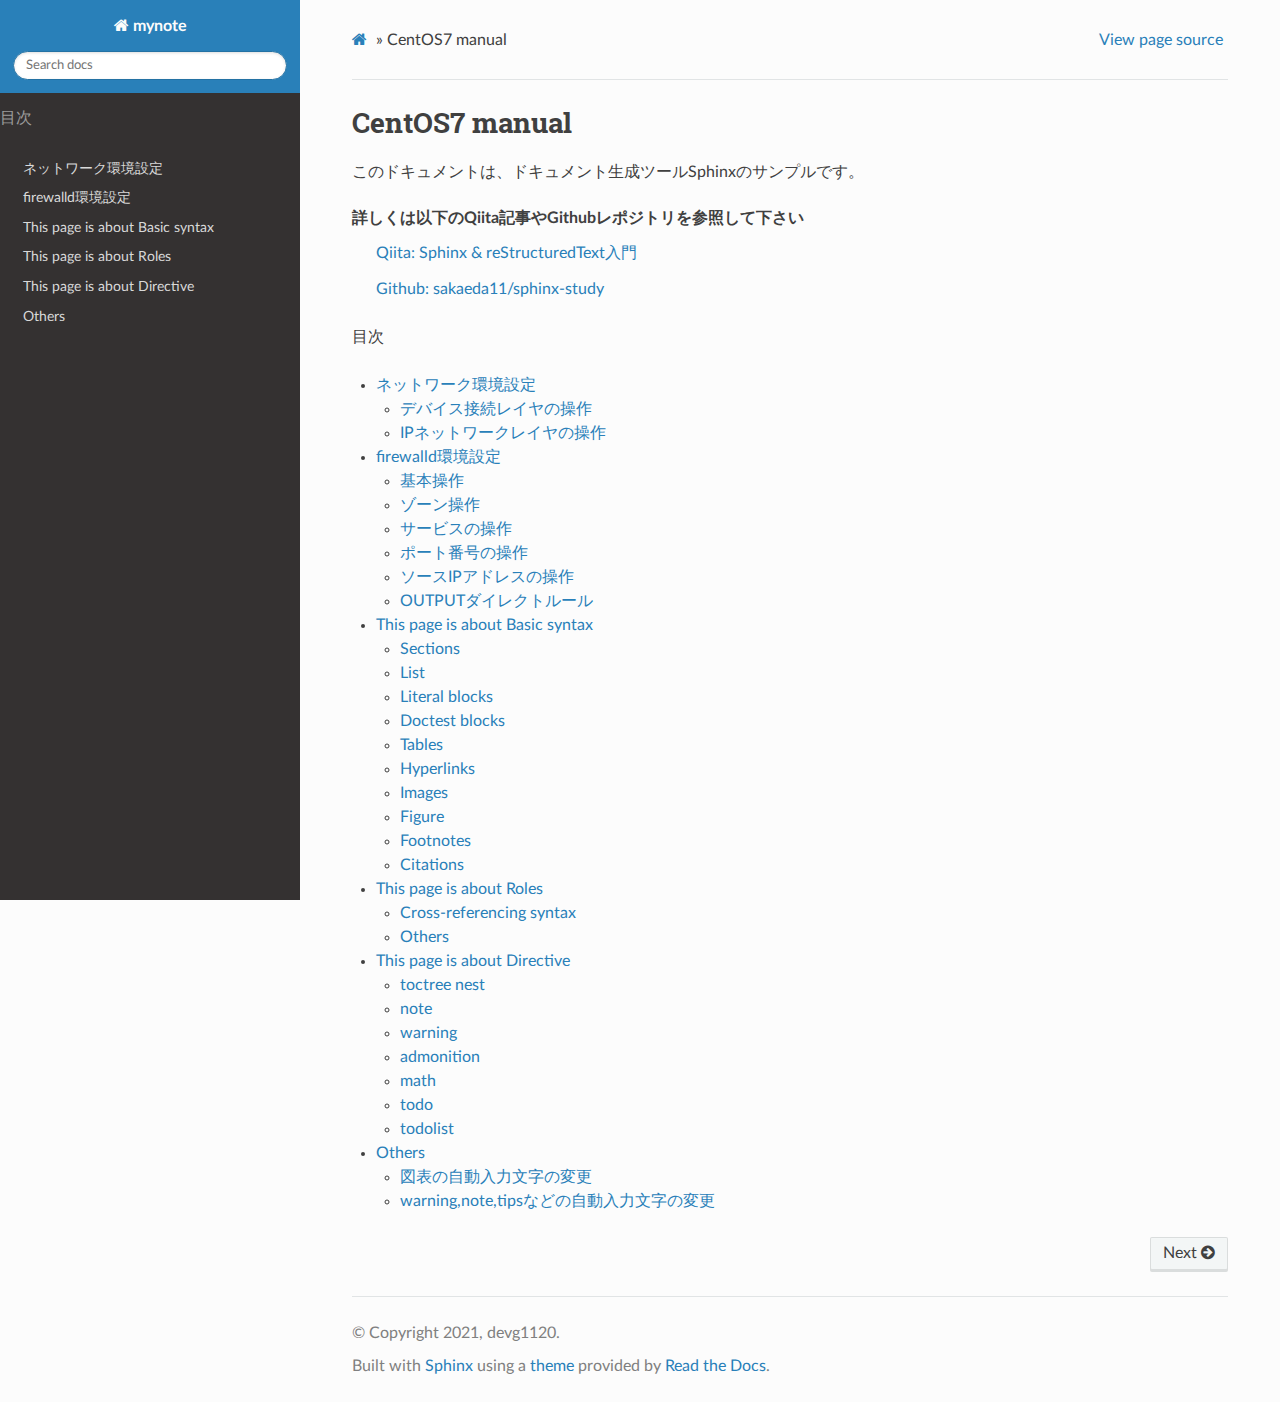
<file: docs/index.html>
<!DOCTYPE html>
<html class="writer-html5" lang="en" >
<head>
  <meta charset="utf-8" />
  <meta name="generator" content="Docutils 0.17: http://docutils.sourceforge.net/" />

  <meta name="viewport" content="width=device-width, initial-scale=1.0" />
  
  <title>CentOS7 manual &mdash; mynote  documentation</title>
  

  
  <link rel="stylesheet" href="_static/css/my_theme.css" type="text/css" />
  <link rel="stylesheet" href="_static/pygments.css" type="text/css" />

  
  

  
  

  

  
  <!--[if lt IE 9]>
    <script src="_static/js/html5shiv.min.js"></script>
  <![endif]-->
  
    
      <script type="text/javascript" id="documentation_options" data-url_root="./" src="_static/documentation_options.js"></script>
        <script src="_static/jquery.js"></script>
        <script src="_static/underscore.js"></script>
        <script src="_static/doctools.js"></script>
    
    <script type="text/javascript" src="_static/js/theme.js"></script>

    
    <link rel="index" title="Index" href="genindex.html" />
    <link rel="search" title="Search" href="search.html" />
    <link rel="next" title="ネットワーク環境設定" href="_1.chapter/network.html" /> 
</head>

<body class="wy-body-for-nav">

   
  <div class="wy-grid-for-nav">
    
    <nav data-toggle="wy-nav-shift" class="wy-nav-side">
      <div class="wy-side-scroll">
        <div class="wy-side-nav-search" >
          

          
            <a href="#" class="icon icon-home"> mynote
          

          
          </a>

          
            
            
          

          
<div role="search">
  <form id="rtd-search-form" class="wy-form" action="search.html" method="get">
    <input type="text" name="q" placeholder="Search docs" />
    <input type="hidden" name="check_keywords" value="yes" />
    <input type="hidden" name="area" value="default" />
  </form>
</div>

          
        </div>

        
        <div class="wy-menu wy-menu-vertical" data-spy="affix" role="navigation" aria-label="main navigation">
          
            
            
              
            
            
              <p><span class="caption-text">目次</span></p>
<ul>
<li class="toctree-l1"><a class="reference internal" href="_1.chapter/network.html">ネットワーク環境設定</a></li>
<li class="toctree-l1"><a class="reference internal" href="_2.chapter/firewalld.html">firewalld環境設定</a></li>
<li class="toctree-l1"><a class="reference internal" href="1.chapter/basic_syntax.html">This page is about Basic syntax</a></li>
<li class="toctree-l1"><a class="reference internal" href="1.chapter/roles.html">This page is about Roles</a></li>
<li class="toctree-l1"><a class="reference internal" href="2.chapter/directive.html">This page is about Directive</a></li>
<li class="toctree-l1"><a class="reference internal" href="3.chapter/others.html">Others</a></li>
</ul>

            
          
        </div>
        
      </div>
    </nav>

    <section data-toggle="wy-nav-shift" class="wy-nav-content-wrap">

      
      <nav class="wy-nav-top" aria-label="top navigation">
        
          <i data-toggle="wy-nav-top" class="fa fa-bars"></i>
          <a href="#">mynote</a>
        
      </nav>


      <div class="wy-nav-content">
        
        <div class="rst-content">
        
          

















<div role="navigation" aria-label="breadcrumbs navigation">

  <ul class="wy-breadcrumbs">
    
      <li><a href="#" class="icon icon-home"></a> &raquo;</li>
        
      <li>CentOS7 manual</li>
    
    
      <li class="wy-breadcrumbs-aside">
        
          
            <a href="_sources/index.rst.txt" rel="nofollow"> View page source</a>
          
        
      </li>
    
  </ul>

  
  <hr/>
</div>
          <div role="main" class="document" itemscope="itemscope" itemtype="http://schema.org/Article">
           <div itemprop="articleBody">
            
  <section id="centos7-manual">
<h1>CentOS7 manual<a class="headerlink" href="#centos7-manual" title="Permalink to this headline">¶</a></h1>
<p>このドキュメントは、ドキュメント生成ツールSphinxのサンプルです。</p>
<ul class="simple">
<li><dl class="simple">
<dt>詳しくは以下のQiita記事やGithubレポジトリを参照して下さい</dt><dd><ul>
<li><p><a class="reference external" href="https://qiita.com/sakaeda11/items/29b96daa58498656e9b5">Qiita: Sphinx &amp; reStructuredText入門</a></p></li>
<li><p><a class="reference external" href="https://github.com/sakaeda11/sphinx-study">Github: sakaeda11/sphinx-study</a></p></li>
</ul>
</dd>
</dl>
</li>
</ul>
<div class="toctree-wrapper compound">
<p><span class="caption-text">目次</span></p>
<ul>
<li class="toctree-l1"><a class="reference internal" href="_1.chapter/network.html">ネットワーク環境設定</a><ul>
<li class="toctree-l2"><a class="reference internal" href="_1.chapter/network.html#id2">デバイス接続レイヤの操作</a></li>
<li class="toctree-l2"><a class="reference internal" href="_1.chapter/network.html#id9">IPネットワークレイヤの操作</a></li>
</ul>
</li>
<li class="toctree-l1"><a class="reference internal" href="_2.chapter/firewalld.html">firewalld環境設定</a><ul>
<li class="toctree-l2"><a class="reference internal" href="_2.chapter/firewalld.html#id1">基本操作</a></li>
<li class="toctree-l2"><a class="reference internal" href="_2.chapter/firewalld.html#id4">ゾーン操作</a></li>
<li class="toctree-l2"><a class="reference internal" href="_2.chapter/firewalld.html#id11">サービスの操作</a></li>
<li class="toctree-l2"><a class="reference internal" href="_2.chapter/firewalld.html#id19">ポート番号の操作</a></li>
<li class="toctree-l2"><a class="reference internal" href="_2.chapter/firewalld.html#ip">ソースIPアドレスの操作</a></li>
<li class="toctree-l2"><a class="reference internal" href="_2.chapter/firewalld.html#output">OUTPUTダイレクトルール</a></li>
</ul>
</li>
<li class="toctree-l1"><a class="reference internal" href="1.chapter/basic_syntax.html">This page is about Basic syntax</a><ul>
<li class="toctree-l2"><a class="reference internal" href="1.chapter/basic_syntax.html#sections">Sections</a></li>
<li class="toctree-l2"><a class="reference internal" href="1.chapter/basic_syntax.html#list">List</a></li>
<li class="toctree-l2"><a class="reference internal" href="1.chapter/basic_syntax.html#literal-blocks">Literal blocks</a></li>
<li class="toctree-l2"><a class="reference internal" href="1.chapter/basic_syntax.html#doctest-blocks">Doctest blocks</a></li>
<li class="toctree-l2"><a class="reference internal" href="1.chapter/basic_syntax.html#tables">Tables</a></li>
<li class="toctree-l2"><a class="reference internal" href="1.chapter/basic_syntax.html#hyperlinks">Hyperlinks</a></li>
<li class="toctree-l2"><a class="reference internal" href="1.chapter/basic_syntax.html#images">Images</a></li>
<li class="toctree-l2"><a class="reference internal" href="1.chapter/basic_syntax.html#figure">Figure</a></li>
<li class="toctree-l2"><a class="reference internal" href="1.chapter/basic_syntax.html#footnotes">Footnotes</a></li>
<li class="toctree-l2"><a class="reference internal" href="1.chapter/basic_syntax.html#citations">Citations</a></li>
</ul>
</li>
<li class="toctree-l1"><a class="reference internal" href="1.chapter/roles.html">This page is about Roles</a><ul>
<li class="toctree-l2"><a class="reference internal" href="1.chapter/roles.html#cross-referencing-syntax">Cross-referencing syntax</a></li>
<li class="toctree-l2"><a class="reference internal" href="1.chapter/roles.html#others">Others</a></li>
</ul>
</li>
<li class="toctree-l1"><a class="reference internal" href="2.chapter/directive.html">This page is about Directive</a><ul>
<li class="toctree-l2"><a class="reference internal" href="2.chapter/directive.html#toctree-nest">toctree nest</a></li>
<li class="toctree-l2"><a class="reference internal" href="2.chapter/directive.html#note">note</a></li>
<li class="toctree-l2"><a class="reference internal" href="2.chapter/directive.html#warning">warning</a></li>
<li class="toctree-l2"><a class="reference internal" href="2.chapter/directive.html#admonition">admonition</a></li>
<li class="toctree-l2"><a class="reference internal" href="2.chapter/directive.html#math">math</a></li>
<li class="toctree-l2"><a class="reference internal" href="2.chapter/directive.html#todo">todo</a></li>
<li class="toctree-l2"><a class="reference internal" href="2.chapter/directive.html#todolist">todolist</a></li>
</ul>
</li>
<li class="toctree-l1"><a class="reference internal" href="3.chapter/others.html">Others</a><ul>
<li class="toctree-l2"><a class="reference internal" href="3.chapter/others.html#id1">図表の自動入力文字の変更</a></li>
<li class="toctree-l2"><a class="reference internal" href="3.chapter/others.html#warning-note-tips">warning,note,tipsなどの自動入力文字の変更</a></li>
</ul>
</li>
</ul>
</div>
</section>


           </div>
           
          </div>
          <footer>
    <div class="rst-footer-buttons" role="navigation" aria-label="footer navigation">
        <a href="_1.chapter/network.html" class="btn btn-neutral float-right" title="ネットワーク環境設定" accesskey="n" rel="next">Next <span class="fa fa-arrow-circle-right" aria-hidden="true"></span></a>
    </div>

  <hr/>

  <div role="contentinfo">
    <p>
        &#169; Copyright 2021, devg1120.

    </p>
  </div>
    
    
    
    Built with <a href="https://www.sphinx-doc.org/">Sphinx</a> using a
    
    <a href="https://github.com/readthedocs/sphinx_rtd_theme">theme</a>
    
    provided by <a href="https://readthedocs.org">Read the Docs</a>. 

</footer>
        </div>
      </div>

    </section>

  </div>
  

  <script type="text/javascript">
      jQuery(function () {
          SphinxRtdTheme.Navigation.enable(true);
      });
  </script>

  
  
    
   

</body>
</html>
</file>
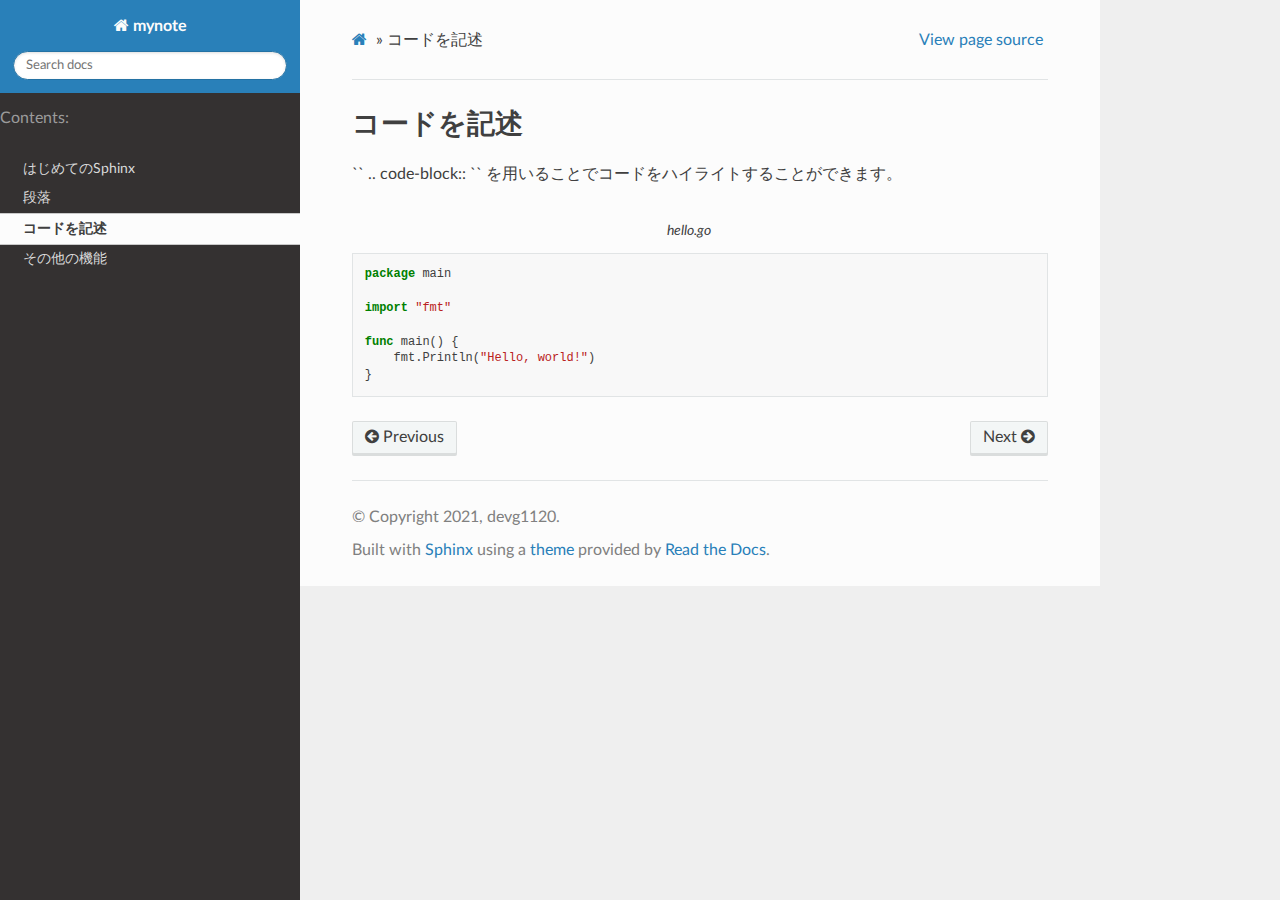
<file: docs/code.html>
<!DOCTYPE html>
<html class="writer-html5" lang="en" >
<head>
  <meta charset="utf-8" />
  <meta name="generator" content="Docutils 0.17: http://docutils.sourceforge.net/" />

  <meta name="viewport" content="width=device-width, initial-scale=1.0" />
  
  <title>コードを記述 &mdash; mynote  documentation</title>
  

  
  <link rel="stylesheet" href="_static/css/theme.css" type="text/css" />
  <link rel="stylesheet" href="_static/pygments.css" type="text/css" />

  
  

  
  

  

  
  <!--[if lt IE 9]>
    <script src="_static/js/html5shiv.min.js"></script>
  <![endif]-->
  
    
      <script type="text/javascript" id="documentation_options" data-url_root="./" src="_static/documentation_options.js"></script>
        <script src="_static/jquery.js"></script>
        <script src="_static/underscore.js"></script>
        <script src="_static/doctools.js"></script>
    
    <script type="text/javascript" src="_static/js/theme.js"></script>

    
    <link rel="index" title="Index" href="genindex.html" />
    <link rel="search" title="Search" href="search.html" />
    <link rel="next" title="その他の機能" href="other.html" />
    <link rel="prev" title="段落" href="hierarchy.html" /> 
</head>

<body class="wy-body-for-nav">

   
  <div class="wy-grid-for-nav">
    
    <nav data-toggle="wy-nav-shift" class="wy-nav-side">
      <div class="wy-side-scroll">
        <div class="wy-side-nav-search" >
          

          
            <a href="index.html" class="icon icon-home"> mynote
          

          
          </a>

          
            
            
          

          
<div role="search">
  <form id="rtd-search-form" class="wy-form" action="search.html" method="get">
    <input type="text" name="q" placeholder="Search docs" />
    <input type="hidden" name="check_keywords" value="yes" />
    <input type="hidden" name="area" value="default" />
  </form>
</div>

          
        </div>

        
        <div class="wy-menu wy-menu-vertical" data-spy="affix" role="navigation" aria-label="main navigation">
          
            
            
              
            
            
              <p><span class="caption-text">Contents:</span></p>
<ul class="current">
<li class="toctree-l1"><a class="reference internal" href="hello.html">はじめてのSphinx</a></li>
<li class="toctree-l1"><a class="reference internal" href="hierarchy.html">段落</a></li>
<li class="toctree-l1 current"><a class="current reference internal" href="#">コードを記述</a></li>
<li class="toctree-l1"><a class="reference internal" href="other.html">その他の機能</a></li>
</ul>

            
          
        </div>
        
      </div>
    </nav>

    <section data-toggle="wy-nav-shift" class="wy-nav-content-wrap">

      
      <nav class="wy-nav-top" aria-label="top navigation">
        
          <i data-toggle="wy-nav-top" class="fa fa-bars"></i>
          <a href="index.html">mynote</a>
        
      </nav>


      <div class="wy-nav-content">
        
        <div class="rst-content">
        
          

















<div role="navigation" aria-label="breadcrumbs navigation">

  <ul class="wy-breadcrumbs">
    
      <li><a href="index.html" class="icon icon-home"></a> &raquo;</li>
        
      <li>コードを記述</li>
    
    
      <li class="wy-breadcrumbs-aside">
        
          
            <a href="_sources/code.rst.txt" rel="nofollow"> View page source</a>
          
        
      </li>
    
  </ul>

  
  <hr/>
</div>
          <div role="main" class="document" itemscope="itemscope" itemtype="http://schema.org/Article">
           <div itemprop="articleBody">
            
  <section id="id1">
<h1>コードを記述<a class="headerlink" href="#id1" title="Permalink to this headline">¶</a></h1>
<p>`` .. code-block:: `` を用いることでコードをハイライトすることができます。</p>
<div class="literal-block-wrapper docutils container" id="id2">
<div class="code-block-caption"><span class="caption-text">hello.go</span><a class="headerlink" href="#id2" title="Permalink to this code">¶</a></div>
<div class="highlight-go notranslate"><div class="highlight"><pre><span></span><span class="kn">package</span> <span class="nx">main</span>

<span class="kn">import</span> <span class="s">&quot;fmt&quot;</span>

<span class="kd">func</span> <span class="nx">main</span><span class="p">()</span> <span class="p">{</span>
    <span class="nx">fmt</span><span class="p">.</span><span class="nx">Println</span><span class="p">(</span><span class="s">&quot;Hello, world!&quot;</span><span class="p">)</span>
<span class="p">}</span>
</pre></div>
</div>
</div>
</section>


           </div>
           
          </div>
          <footer>
    <div class="rst-footer-buttons" role="navigation" aria-label="footer navigation">
        <a href="other.html" class="btn btn-neutral float-right" title="その他の機能" accesskey="n" rel="next">Next <span class="fa fa-arrow-circle-right" aria-hidden="true"></span></a>
        <a href="hierarchy.html" class="btn btn-neutral float-left" title="段落" accesskey="p" rel="prev"><span class="fa fa-arrow-circle-left" aria-hidden="true"></span> Previous</a>
    </div>

  <hr/>

  <div role="contentinfo">
    <p>
        &#169; Copyright 2021, devg1120.

    </p>
  </div>
    
    
    
    Built with <a href="https://www.sphinx-doc.org/">Sphinx</a> using a
    
    <a href="https://github.com/readthedocs/sphinx_rtd_theme">theme</a>
    
    provided by <a href="https://readthedocs.org">Read the Docs</a>. 

</footer>
        </div>
      </div>

    </section>

  </div>
  

  <script type="text/javascript">
      jQuery(function () {
          SphinxRtdTheme.Navigation.enable(true);
      });
  </script>

  
  
    
   

</body>
</html>
</file>
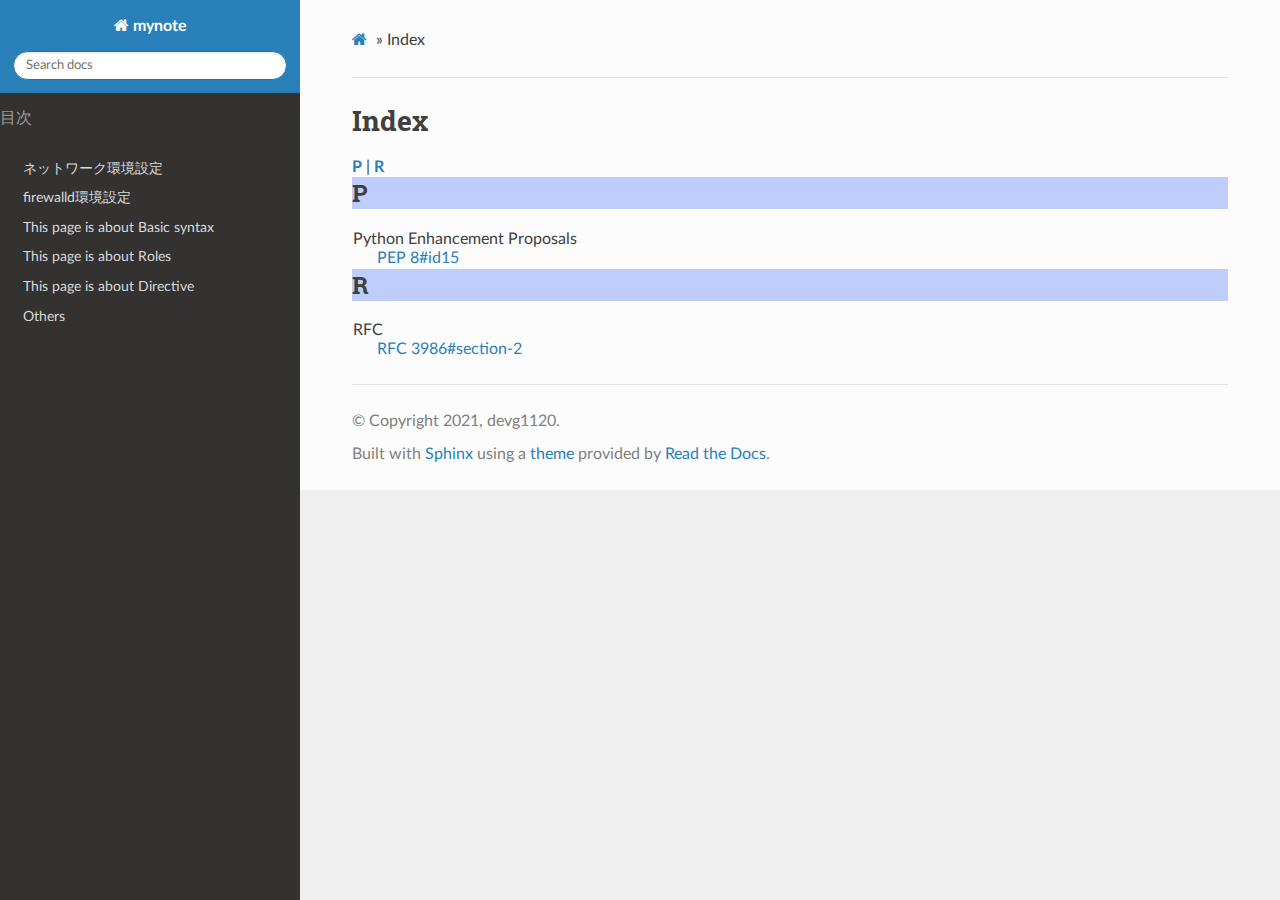
<file: docs/genindex.html>
<!DOCTYPE html>
<html class="writer-html5" lang="en" >
<head>
  <meta charset="utf-8" />
  
  <meta name="viewport" content="width=device-width, initial-scale=1.0" />
  
  <title>Index &mdash; mynote  documentation</title>
  

  
  <link rel="stylesheet" href="_static/css/my_theme.css" type="text/css" />
  <link rel="stylesheet" href="_static/pygments.css" type="text/css" />

  
  

  
  

  

  
  <!--[if lt IE 9]>
    <script src="_static/js/html5shiv.min.js"></script>
  <![endif]-->
  
    
      <script type="text/javascript" id="documentation_options" data-url_root="./" src="_static/documentation_options.js"></script>
        <script src="_static/jquery.js"></script>
        <script src="_static/underscore.js"></script>
        <script src="_static/doctools.js"></script>
    
    <script type="text/javascript" src="_static/js/theme.js"></script>

    
    <link rel="index" title="Index" href="#" />
    <link rel="search" title="Search" href="search.html" /> 
</head>

<body class="wy-body-for-nav">

   
  <div class="wy-grid-for-nav">
    
    <nav data-toggle="wy-nav-shift" class="wy-nav-side">
      <div class="wy-side-scroll">
        <div class="wy-side-nav-search" >
          

          
            <a href="index.html" class="icon icon-home"> mynote
          

          
          </a>

          
            
            
          

          
<div role="search">
  <form id="rtd-search-form" class="wy-form" action="search.html" method="get">
    <input type="text" name="q" placeholder="Search docs" />
    <input type="hidden" name="check_keywords" value="yes" />
    <input type="hidden" name="area" value="default" />
  </form>
</div>

          
        </div>

        
        <div class="wy-menu wy-menu-vertical" data-spy="affix" role="navigation" aria-label="main navigation">
          
            
            
              
            
            
              <p><span class="caption-text">目次</span></p>
<ul>
<li class="toctree-l1"><a class="reference internal" href="_1.chapter/network.html">ネットワーク環境設定</a></li>
<li class="toctree-l1"><a class="reference internal" href="_2.chapter/firewalld.html">firewalld環境設定</a></li>
<li class="toctree-l1"><a class="reference internal" href="1.chapter/basic_syntax.html">This page is about Basic syntax</a></li>
<li class="toctree-l1"><a class="reference internal" href="1.chapter/roles.html">This page is about Roles</a></li>
<li class="toctree-l1"><a class="reference internal" href="2.chapter/directive.html">This page is about Directive</a></li>
<li class="toctree-l1"><a class="reference internal" href="3.chapter/others.html">Others</a></li>
</ul>

            
          
        </div>
        
      </div>
    </nav>

    <section data-toggle="wy-nav-shift" class="wy-nav-content-wrap">

      
      <nav class="wy-nav-top" aria-label="top navigation">
        
          <i data-toggle="wy-nav-top" class="fa fa-bars"></i>
          <a href="index.html">mynote</a>
        
      </nav>


      <div class="wy-nav-content">
        
        <div class="rst-content">
        
          

















<div role="navigation" aria-label="breadcrumbs navigation">

  <ul class="wy-breadcrumbs">
    
      <li><a href="index.html" class="icon icon-home"></a> &raquo;</li>
        
      <li>Index</li>
    
    
      <li class="wy-breadcrumbs-aside">
        
          
        
      </li>
    
  </ul>

  
  <hr/>
</div>
          <div role="main" class="document" itemscope="itemscope" itemtype="http://schema.org/Article">
           <div itemprop="articleBody">
            

<h1 id="index">Index</h1>

<div class="genindex-jumpbox">
 <a href="#P"><strong>P</strong></a>
 | <a href="#R"><strong>R</strong></a>
 
</div>
<h2 id="P">P</h2>
<table style="width: 100%" class="indextable genindextable"><tr>
  <td style="width: 33%; vertical-align: top;"><ul>
      <li>
    Python Enhancement Proposals

      <ul>
        <li><a href="1.chapter/roles.html#index-0">PEP 8#id15</a>
</li>
      </ul></li>
  </ul></td>
</tr></table>

<h2 id="R">R</h2>
<table style="width: 100%" class="indextable genindextable"><tr>
  <td style="width: 33%; vertical-align: top;"><ul>
      <li>
    RFC

      <ul>
        <li><a href="1.chapter/roles.html#index-1">RFC 3986#section-2</a>
</li>
      </ul></li>
  </ul></td>
</tr></table>



           </div>
           
          </div>
          <footer>

  <hr/>

  <div role="contentinfo">
    <p>
        &#169; Copyright 2021, devg1120.

    </p>
  </div>
    
    
    
    Built with <a href="https://www.sphinx-doc.org/">Sphinx</a> using a
    
    <a href="https://github.com/readthedocs/sphinx_rtd_theme">theme</a>
    
    provided by <a href="https://readthedocs.org">Read the Docs</a>. 

</footer>
        </div>
      </div>

    </section>

  </div>
  

  <script type="text/javascript">
      jQuery(function () {
          SphinxRtdTheme.Navigation.enable(true);
      });
  </script>

  
  
    
   

</body>
</html>
</file>
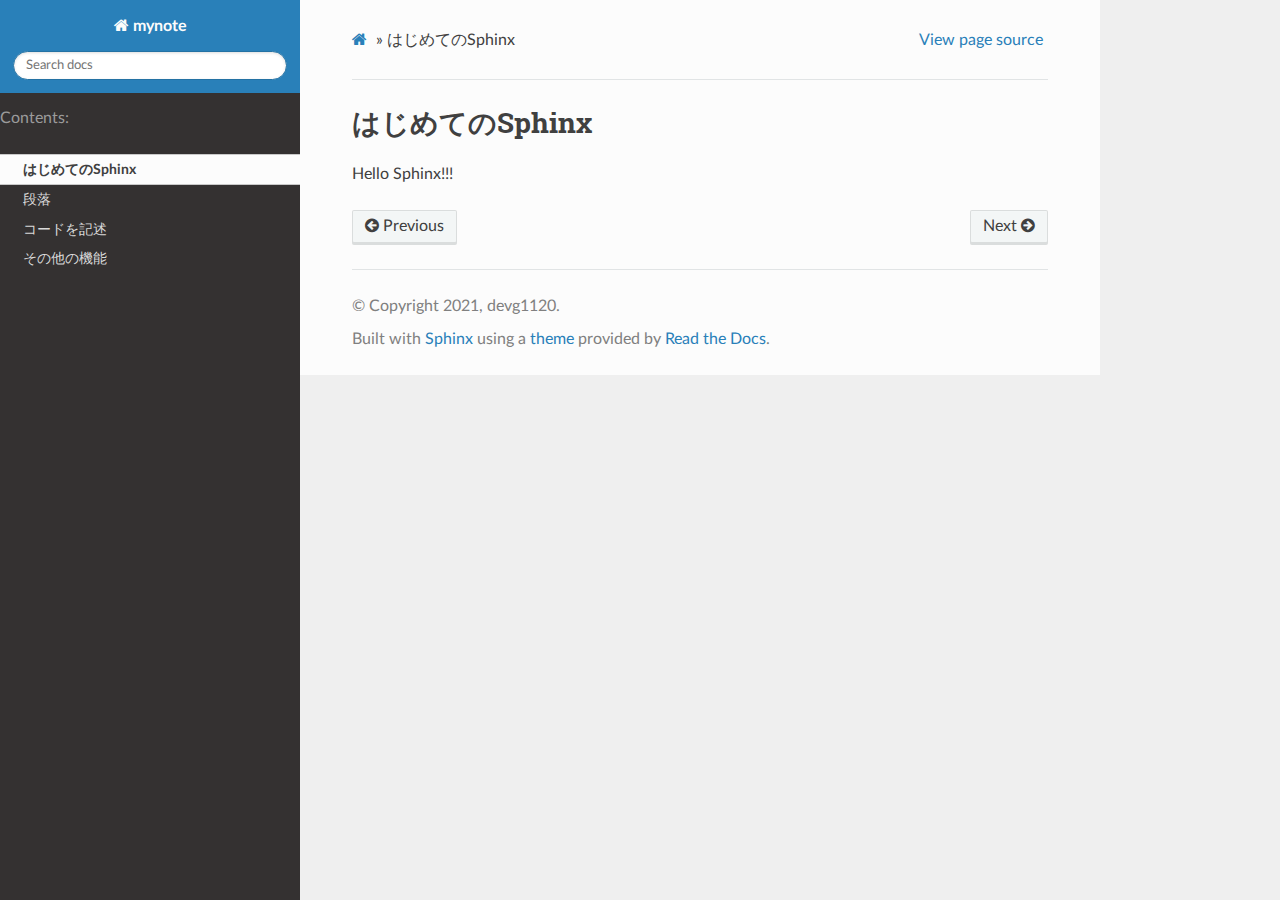
<file: docs/hello.html>
<!DOCTYPE html>
<html class="writer-html5" lang="en" >
<head>
  <meta charset="utf-8" />
  <meta name="generator" content="Docutils 0.17: http://docutils.sourceforge.net/" />

  <meta name="viewport" content="width=device-width, initial-scale=1.0" />
  
  <title>はじめてのSphinx &mdash; mynote  documentation</title>
  

  
  <link rel="stylesheet" href="_static/css/theme.css" type="text/css" />
  <link rel="stylesheet" href="_static/pygments.css" type="text/css" />

  
  

  
  

  

  
  <!--[if lt IE 9]>
    <script src="_static/js/html5shiv.min.js"></script>
  <![endif]-->
  
    
      <script type="text/javascript" id="documentation_options" data-url_root="./" src="_static/documentation_options.js"></script>
        <script src="_static/jquery.js"></script>
        <script src="_static/underscore.js"></script>
        <script src="_static/doctools.js"></script>
    
    <script type="text/javascript" src="_static/js/theme.js"></script>

    
    <link rel="index" title="Index" href="genindex.html" />
    <link rel="search" title="Search" href="search.html" />
    <link rel="next" title="段落" href="hierarchy.html" />
    <link rel="prev" title="Welcome to mynote’s documentation!" href="index.html" /> 
</head>

<body class="wy-body-for-nav">

   
  <div class="wy-grid-for-nav">
    
    <nav data-toggle="wy-nav-shift" class="wy-nav-side">
      <div class="wy-side-scroll">
        <div class="wy-side-nav-search" >
          

          
            <a href="index.html" class="icon icon-home"> mynote
          

          
          </a>

          
            
            
          

          
<div role="search">
  <form id="rtd-search-form" class="wy-form" action="search.html" method="get">
    <input type="text" name="q" placeholder="Search docs" />
    <input type="hidden" name="check_keywords" value="yes" />
    <input type="hidden" name="area" value="default" />
  </form>
</div>

          
        </div>

        
        <div class="wy-menu wy-menu-vertical" data-spy="affix" role="navigation" aria-label="main navigation">
          
            
            
              
            
            
              <p><span class="caption-text">Contents:</span></p>
<ul class="current">
<li class="toctree-l1 current"><a class="current reference internal" href="#">はじめてのSphinx</a></li>
<li class="toctree-l1"><a class="reference internal" href="hierarchy.html">段落</a></li>
<li class="toctree-l1"><a class="reference internal" href="code.html">コードを記述</a></li>
<li class="toctree-l1"><a class="reference internal" href="other.html">その他の機能</a></li>
</ul>

            
          
        </div>
        
      </div>
    </nav>

    <section data-toggle="wy-nav-shift" class="wy-nav-content-wrap">

      
      <nav class="wy-nav-top" aria-label="top navigation">
        
          <i data-toggle="wy-nav-top" class="fa fa-bars"></i>
          <a href="index.html">mynote</a>
        
      </nav>


      <div class="wy-nav-content">
        
        <div class="rst-content">
        
          

















<div role="navigation" aria-label="breadcrumbs navigation">

  <ul class="wy-breadcrumbs">
    
      <li><a href="index.html" class="icon icon-home"></a> &raquo;</li>
        
      <li>はじめてのSphinx</li>
    
    
      <li class="wy-breadcrumbs-aside">
        
          
            <a href="_sources/hello.rst.txt" rel="nofollow"> View page source</a>
          
        
      </li>
    
  </ul>

  
  <hr/>
</div>
          <div role="main" class="document" itemscope="itemscope" itemtype="http://schema.org/Article">
           <div itemprop="articleBody">
            
  <section id="sphinx">
<h1>はじめてのSphinx<a class="headerlink" href="#sphinx" title="Permalink to this headline">¶</a></h1>
<p>Hello Sphinx!!!</p>
</section>


           </div>
           
          </div>
          <footer>
    <div class="rst-footer-buttons" role="navigation" aria-label="footer navigation">
        <a href="hierarchy.html" class="btn btn-neutral float-right" title="段落" accesskey="n" rel="next">Next <span class="fa fa-arrow-circle-right" aria-hidden="true"></span></a>
        <a href="index.html" class="btn btn-neutral float-left" title="Welcome to mynote’s documentation!" accesskey="p" rel="prev"><span class="fa fa-arrow-circle-left" aria-hidden="true"></span> Previous</a>
    </div>

  <hr/>

  <div role="contentinfo">
    <p>
        &#169; Copyright 2021, devg1120.

    </p>
  </div>
    
    
    
    Built with <a href="https://www.sphinx-doc.org/">Sphinx</a> using a
    
    <a href="https://github.com/readthedocs/sphinx_rtd_theme">theme</a>
    
    provided by <a href="https://readthedocs.org">Read the Docs</a>. 

</footer>
        </div>
      </div>

    </section>

  </div>
  

  <script type="text/javascript">
      jQuery(function () {
          SphinxRtdTheme.Navigation.enable(true);
      });
  </script>

  
  
    
   

</body>
</html>
</file>
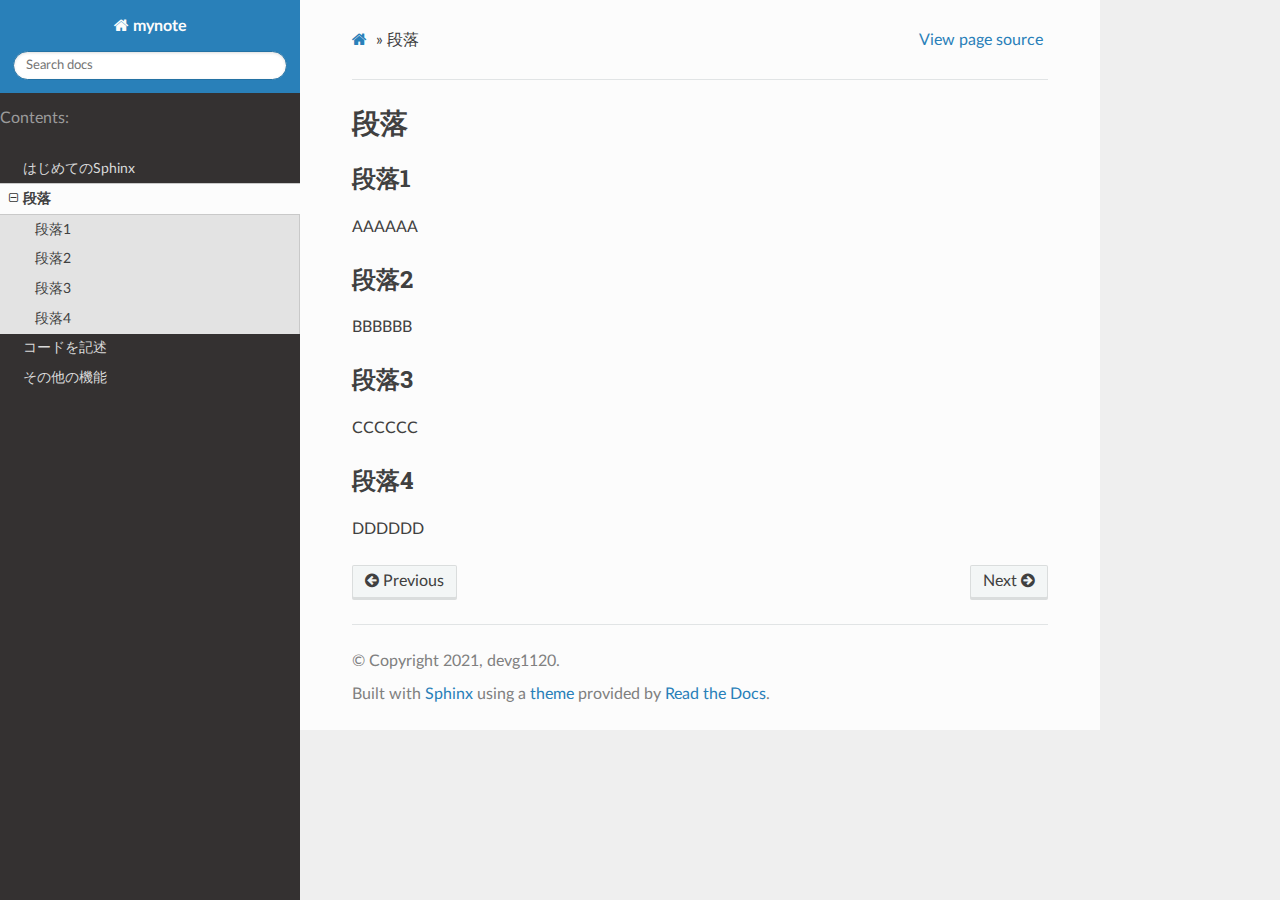
<file: docs/hierarchy.html>
<!DOCTYPE html>
<html class="writer-html5" lang="en" >
<head>
  <meta charset="utf-8" />
  <meta name="generator" content="Docutils 0.17: http://docutils.sourceforge.net/" />

  <meta name="viewport" content="width=device-width, initial-scale=1.0" />
  
  <title>段落 &mdash; mynote  documentation</title>
  

  
  <link rel="stylesheet" href="_static/css/theme.css" type="text/css" />
  <link rel="stylesheet" href="_static/pygments.css" type="text/css" />

  
  

  
  

  

  
  <!--[if lt IE 9]>
    <script src="_static/js/html5shiv.min.js"></script>
  <![endif]-->
  
    
      <script type="text/javascript" id="documentation_options" data-url_root="./" src="_static/documentation_options.js"></script>
        <script src="_static/jquery.js"></script>
        <script src="_static/underscore.js"></script>
        <script src="_static/doctools.js"></script>
    
    <script type="text/javascript" src="_static/js/theme.js"></script>

    
    <link rel="index" title="Index" href="genindex.html" />
    <link rel="search" title="Search" href="search.html" />
    <link rel="next" title="コードを記述" href="code.html" />
    <link rel="prev" title="はじめてのSphinx" href="hello.html" /> 
</head>

<body class="wy-body-for-nav">

   
  <div class="wy-grid-for-nav">
    
    <nav data-toggle="wy-nav-shift" class="wy-nav-side">
      <div class="wy-side-scroll">
        <div class="wy-side-nav-search" >
          

          
            <a href="index.html" class="icon icon-home"> mynote
          

          
          </a>

          
            
            
          

          
<div role="search">
  <form id="rtd-search-form" class="wy-form" action="search.html" method="get">
    <input type="text" name="q" placeholder="Search docs" />
    <input type="hidden" name="check_keywords" value="yes" />
    <input type="hidden" name="area" value="default" />
  </form>
</div>

          
        </div>

        
        <div class="wy-menu wy-menu-vertical" data-spy="affix" role="navigation" aria-label="main navigation">
          
            
            
              
            
            
              <p><span class="caption-text">Contents:</span></p>
<ul class="current">
<li class="toctree-l1"><a class="reference internal" href="hello.html">はじめてのSphinx</a></li>
<li class="toctree-l1 current"><a class="current reference internal" href="#">段落</a><ul>
<li class="toctree-l2"><a class="reference internal" href="#id2">段落1</a></li>
<li class="toctree-l2"><a class="reference internal" href="#id3">段落2</a></li>
<li class="toctree-l2"><a class="reference internal" href="#id4">段落3</a></li>
<li class="toctree-l2"><a class="reference internal" href="#id5">段落4</a></li>
</ul>
</li>
<li class="toctree-l1"><a class="reference internal" href="code.html">コードを記述</a></li>
<li class="toctree-l1"><a class="reference internal" href="other.html">その他の機能</a></li>
</ul>

            
          
        </div>
        
      </div>
    </nav>

    <section data-toggle="wy-nav-shift" class="wy-nav-content-wrap">

      
      <nav class="wy-nav-top" aria-label="top navigation">
        
          <i data-toggle="wy-nav-top" class="fa fa-bars"></i>
          <a href="index.html">mynote</a>
        
      </nav>


      <div class="wy-nav-content">
        
        <div class="rst-content">
        
          

















<div role="navigation" aria-label="breadcrumbs navigation">

  <ul class="wy-breadcrumbs">
    
      <li><a href="index.html" class="icon icon-home"></a> &raquo;</li>
        
      <li>段落</li>
    
    
      <li class="wy-breadcrumbs-aside">
        
          
            <a href="_sources/hierarchy.rst.txt" rel="nofollow"> View page source</a>
          
        
      </li>
    
  </ul>

  
  <hr/>
</div>
          <div role="main" class="document" itemscope="itemscope" itemtype="http://schema.org/Article">
           <div itemprop="articleBody">
            
  <section id="id1">
<h1>段落<a class="headerlink" href="#id1" title="Permalink to this headline">¶</a></h1>
<section id="id2">
<h2>段落1<a class="headerlink" href="#id2" title="Permalink to this headline">¶</a></h2>
<p>AAAAAA</p>
</section>
<section id="id3">
<h2>段落2<a class="headerlink" href="#id3" title="Permalink to this headline">¶</a></h2>
<p>BBBBBB</p>
</section>
<section id="id4">
<h2>段落3<a class="headerlink" href="#id4" title="Permalink to this headline">¶</a></h2>
<p>CCCCCC</p>
</section>
<section id="id5">
<h2>段落4<a class="headerlink" href="#id5" title="Permalink to this headline">¶</a></h2>
<p>DDDDDD</p>
</section>
</section>


           </div>
           
          </div>
          <footer>
    <div class="rst-footer-buttons" role="navigation" aria-label="footer navigation">
        <a href="code.html" class="btn btn-neutral float-right" title="コードを記述" accesskey="n" rel="next">Next <span class="fa fa-arrow-circle-right" aria-hidden="true"></span></a>
        <a href="hello.html" class="btn btn-neutral float-left" title="はじめてのSphinx" accesskey="p" rel="prev"><span class="fa fa-arrow-circle-left" aria-hidden="true"></span> Previous</a>
    </div>

  <hr/>

  <div role="contentinfo">
    <p>
        &#169; Copyright 2021, devg1120.

    </p>
  </div>
    
    
    
    Built with <a href="https://www.sphinx-doc.org/">Sphinx</a> using a
    
    <a href="https://github.com/readthedocs/sphinx_rtd_theme">theme</a>
    
    provided by <a href="https://readthedocs.org">Read the Docs</a>. 

</footer>
        </div>
      </div>

    </section>

  </div>
  

  <script type="text/javascript">
      jQuery(function () {
          SphinxRtdTheme.Navigation.enable(true);
      });
  </script>

  
  
    
   

</body>
</html>
</file>
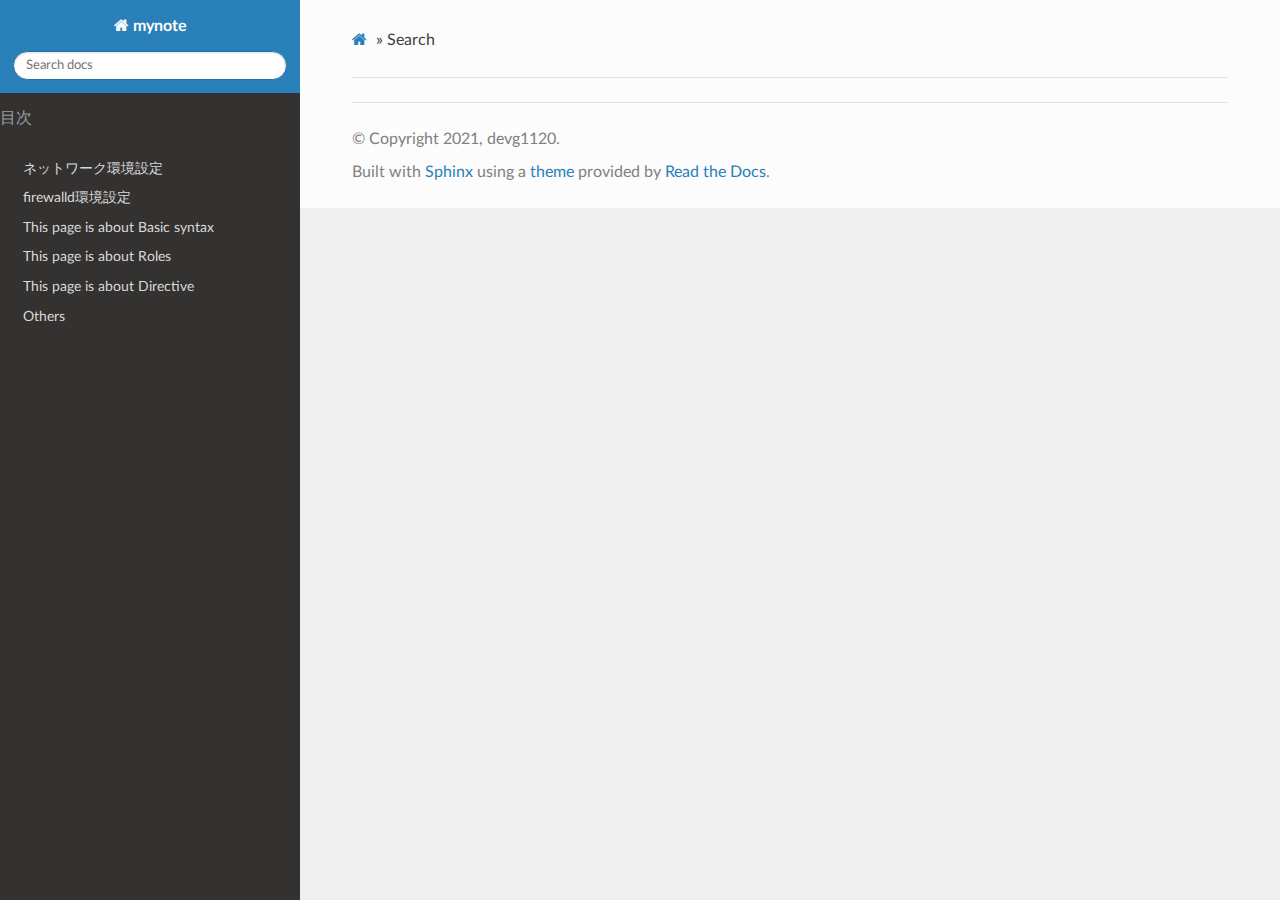
<file: docs/search.html>
<!DOCTYPE html>
<html class="writer-html5" lang="en" >
<head>
  <meta charset="utf-8" />
  
  <meta name="viewport" content="width=device-width, initial-scale=1.0" />
  
  <title>Search &mdash; mynote  documentation</title>
  

  
  <link rel="stylesheet" href="_static/css/my_theme.css" type="text/css" />
  <link rel="stylesheet" href="_static/pygments.css" type="text/css" />

  
  

  
  

  

  
    
  <!--[if lt IE 9]>
    <script src="_static/js/html5shiv.min.js"></script>
  <![endif]-->
  
    
      <script type="text/javascript" id="documentation_options" data-url_root="./" src="_static/documentation_options.js"></script>
        <script src="_static/jquery.js"></script>
        <script src="_static/underscore.js"></script>
        <script src="_static/doctools.js"></script>
    
    <script type="text/javascript" src="_static/js/theme.js"></script>

    
    <script type="text/javascript" src="_static/searchtools.js"></script>
    <script type="text/javascript" src="_static/language_data.js"></script>
    <link rel="index" title="Index" href="genindex.html" />
    <link rel="search" title="Search" href="#" /> 
</head>

<body class="wy-body-for-nav">

   
  <div class="wy-grid-for-nav">
    
    <nav data-toggle="wy-nav-shift" class="wy-nav-side">
      <div class="wy-side-scroll">
        <div class="wy-side-nav-search" >
          

          
            <a href="index.html" class="icon icon-home"> mynote
          

          
          </a>

          
            
            
          

          
<div role="search">
  <form id="rtd-search-form" class="wy-form" action="#" method="get">
    <input type="text" name="q" placeholder="Search docs" />
    <input type="hidden" name="check_keywords" value="yes" />
    <input type="hidden" name="area" value="default" />
  </form>
</div>

          
        </div>

        
        <div class="wy-menu wy-menu-vertical" data-spy="affix" role="navigation" aria-label="main navigation">
          
            
            
              
            
            
              <p><span class="caption-text">目次</span></p>
<ul>
<li class="toctree-l1"><a class="reference internal" href="_1.chapter/network.html">ネットワーク環境設定</a></li>
<li class="toctree-l1"><a class="reference internal" href="_2.chapter/firewalld.html">firewalld環境設定</a></li>
<li class="toctree-l1"><a class="reference internal" href="1.chapter/basic_syntax.html">This page is about Basic syntax</a></li>
<li class="toctree-l1"><a class="reference internal" href="1.chapter/roles.html">This page is about Roles</a></li>
<li class="toctree-l1"><a class="reference internal" href="2.chapter/directive.html">This page is about Directive</a></li>
<li class="toctree-l1"><a class="reference internal" href="3.chapter/others.html">Others</a></li>
</ul>

            
          
        </div>
        
      </div>
    </nav>

    <section data-toggle="wy-nav-shift" class="wy-nav-content-wrap">

      
      <nav class="wy-nav-top" aria-label="top navigation">
        
          <i data-toggle="wy-nav-top" class="fa fa-bars"></i>
          <a href="index.html">mynote</a>
        
      </nav>


      <div class="wy-nav-content">
        
        <div class="rst-content">
        
          

















<div role="navigation" aria-label="breadcrumbs navigation">

  <ul class="wy-breadcrumbs">
    
      <li><a href="index.html" class="icon icon-home"></a> &raquo;</li>
        
      <li>Search</li>
    
    
      <li class="wy-breadcrumbs-aside">
        
      </li>
    
  </ul>

  
  <hr/>
</div>
          <div role="main" class="document" itemscope="itemscope" itemtype="http://schema.org/Article">
           <div itemprop="articleBody">
            
  <noscript>
  <div id="fallback" class="admonition warning">
    <p class="last">
      Please activate JavaScript to enable the search functionality.
    </p>
  </div>
  </noscript>

  
  <div id="search-results">
  
  </div>

           </div>
           
          </div>
          <footer>

  <hr/>

  <div role="contentinfo">
    <p>
        &#169; Copyright 2021, devg1120.

    </p>
  </div>
    
    
    
    Built with <a href="https://www.sphinx-doc.org/">Sphinx</a> using a
    
    <a href="https://github.com/readthedocs/sphinx_rtd_theme">theme</a>
    
    provided by <a href="https://readthedocs.org">Read the Docs</a>. 

</footer>
        </div>
      </div>

    </section>

  </div>
  

  <script type="text/javascript">
      jQuery(function () {
          SphinxRtdTheme.Navigation.enable(true);
      });
  </script>

  
  
    
  
  <script type="text/javascript">
    jQuery(function() { Search.loadIndex("searchindex.js"); });
  </script>
  
  <script type="text/javascript" id="searchindexloader"></script>
   


</body>
</html>
</file>
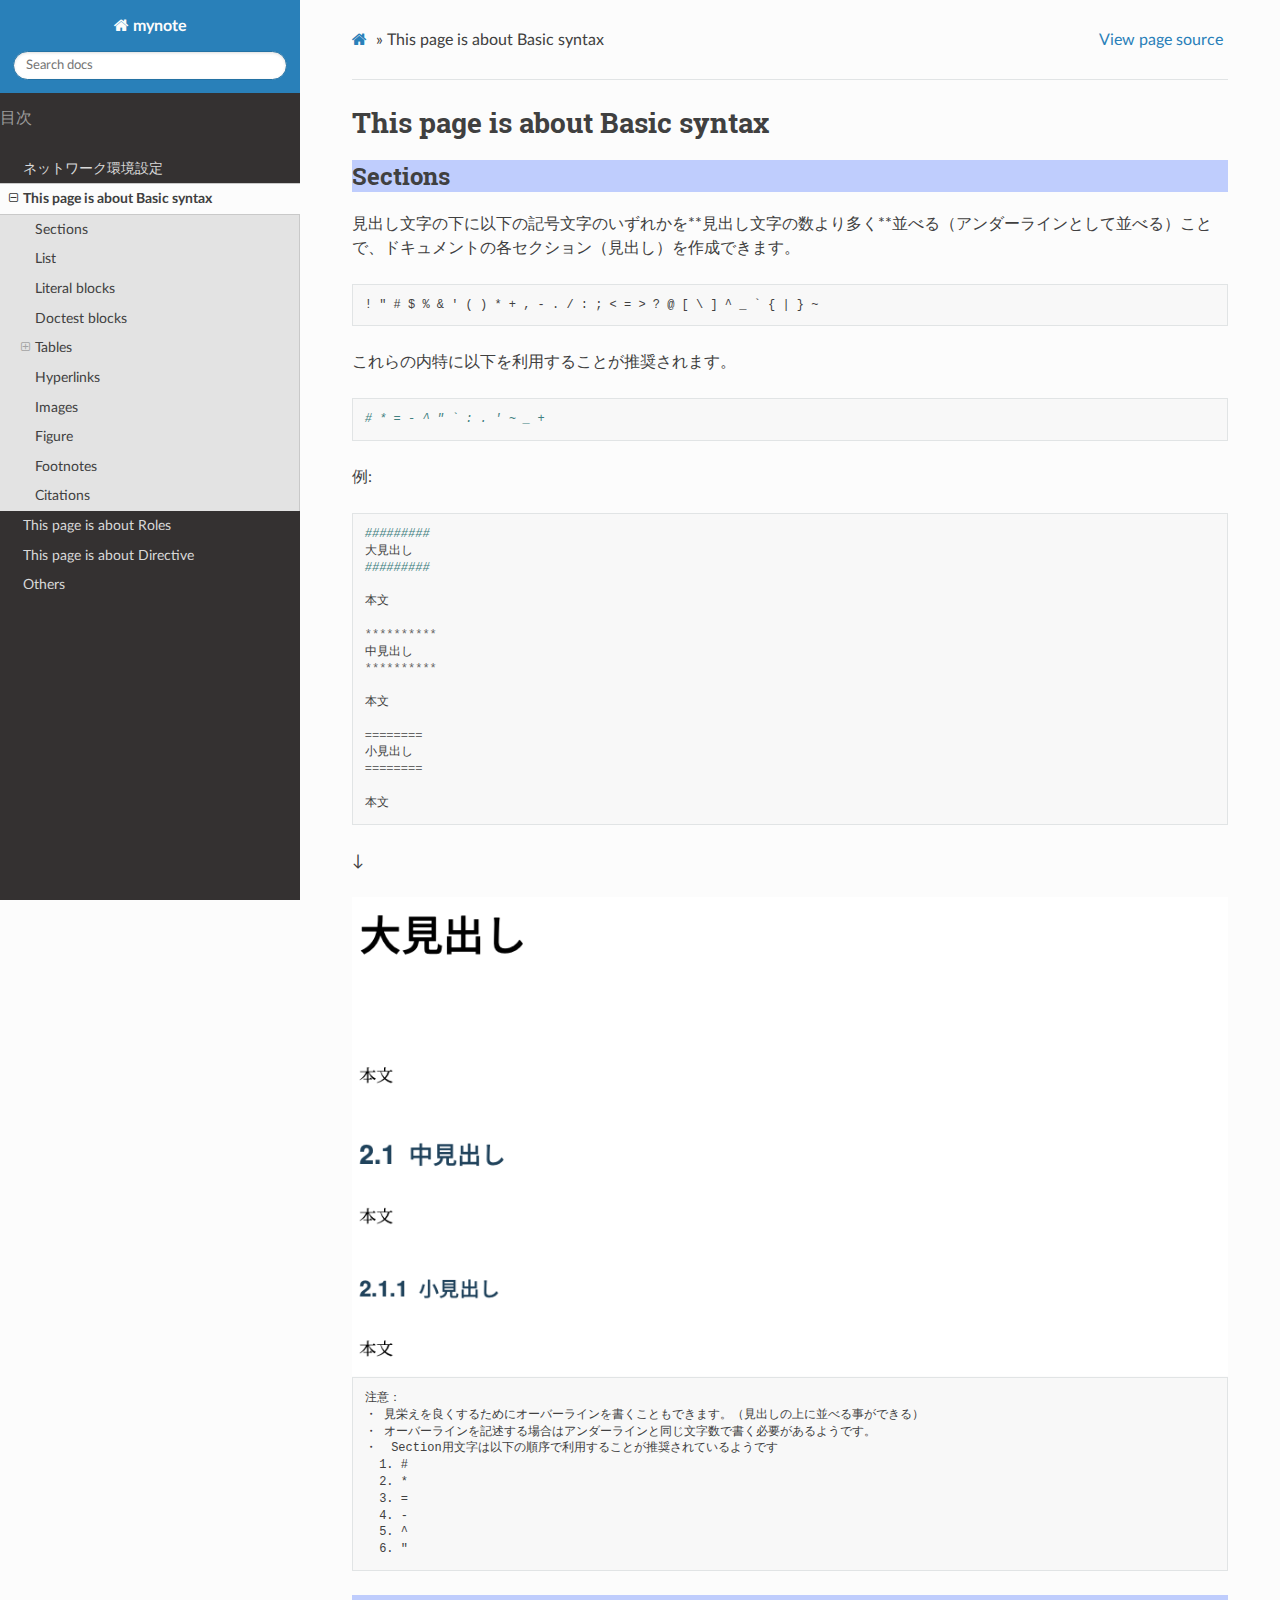
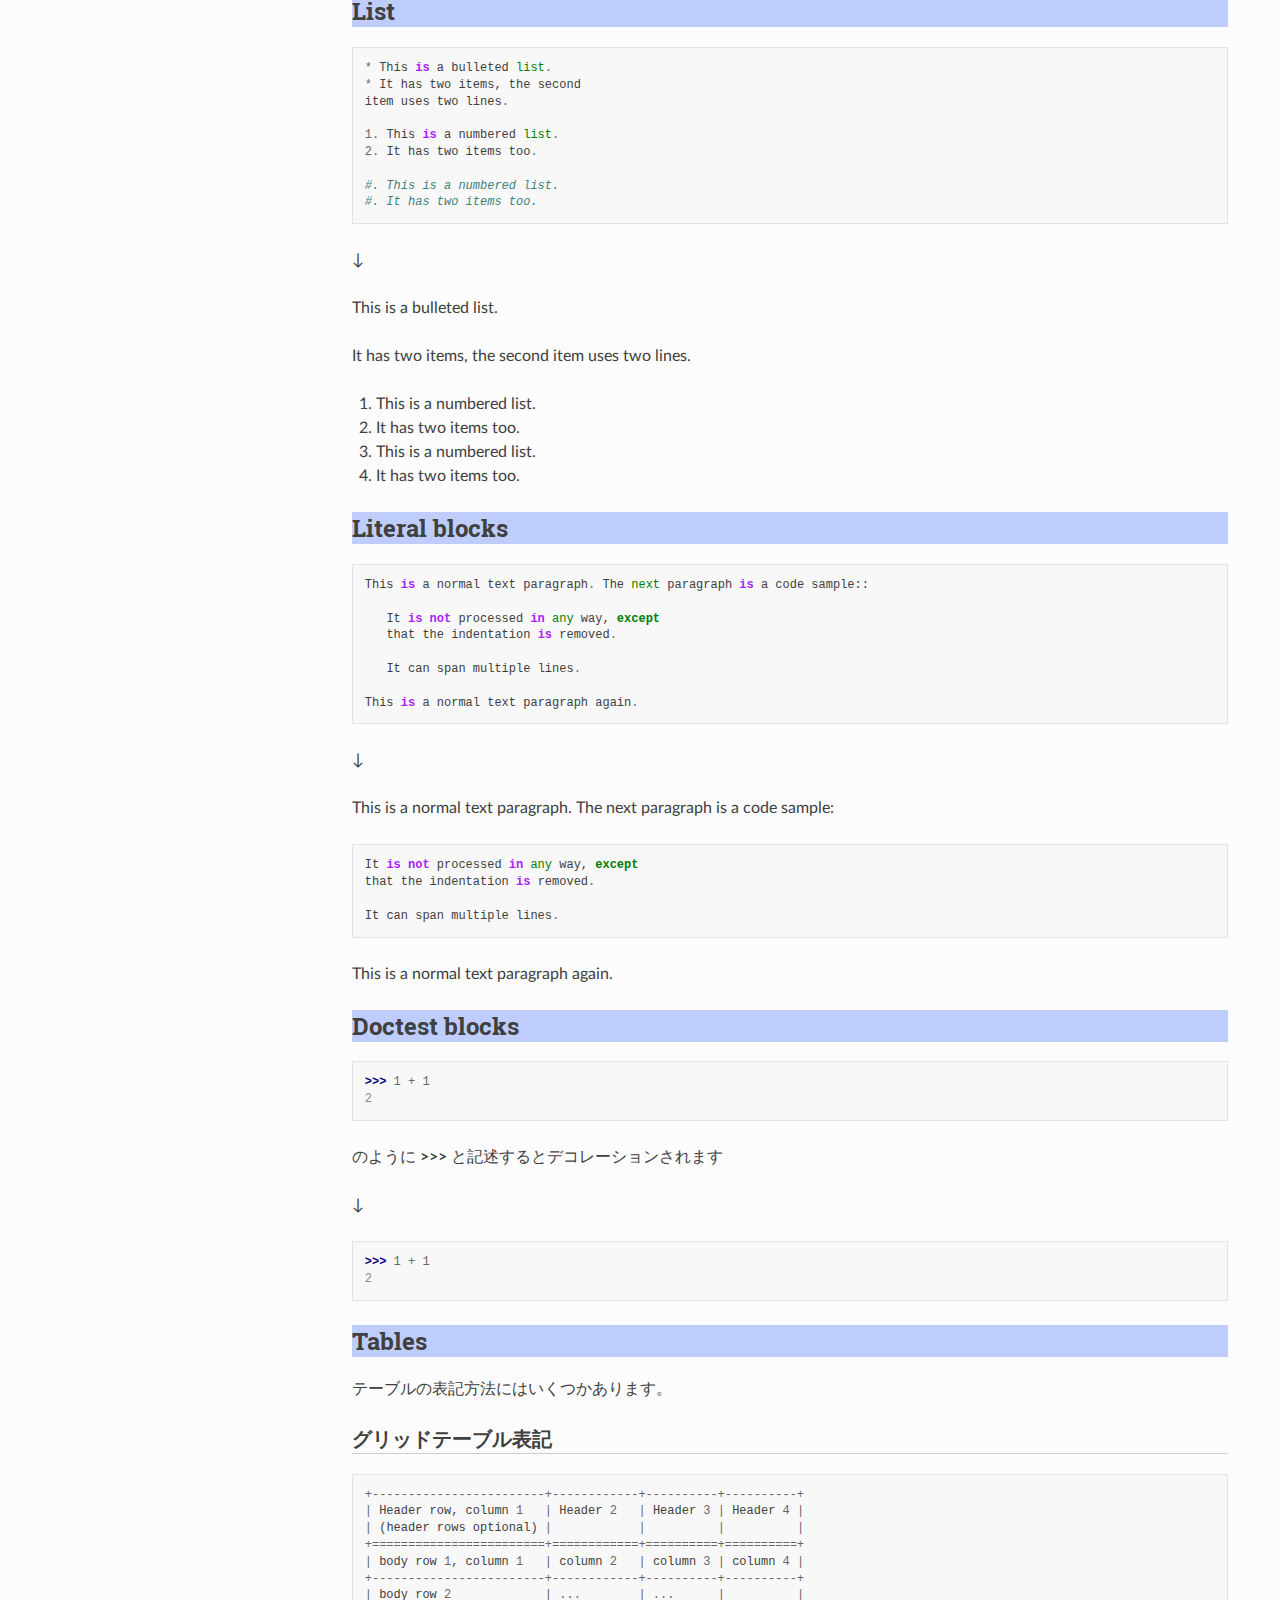
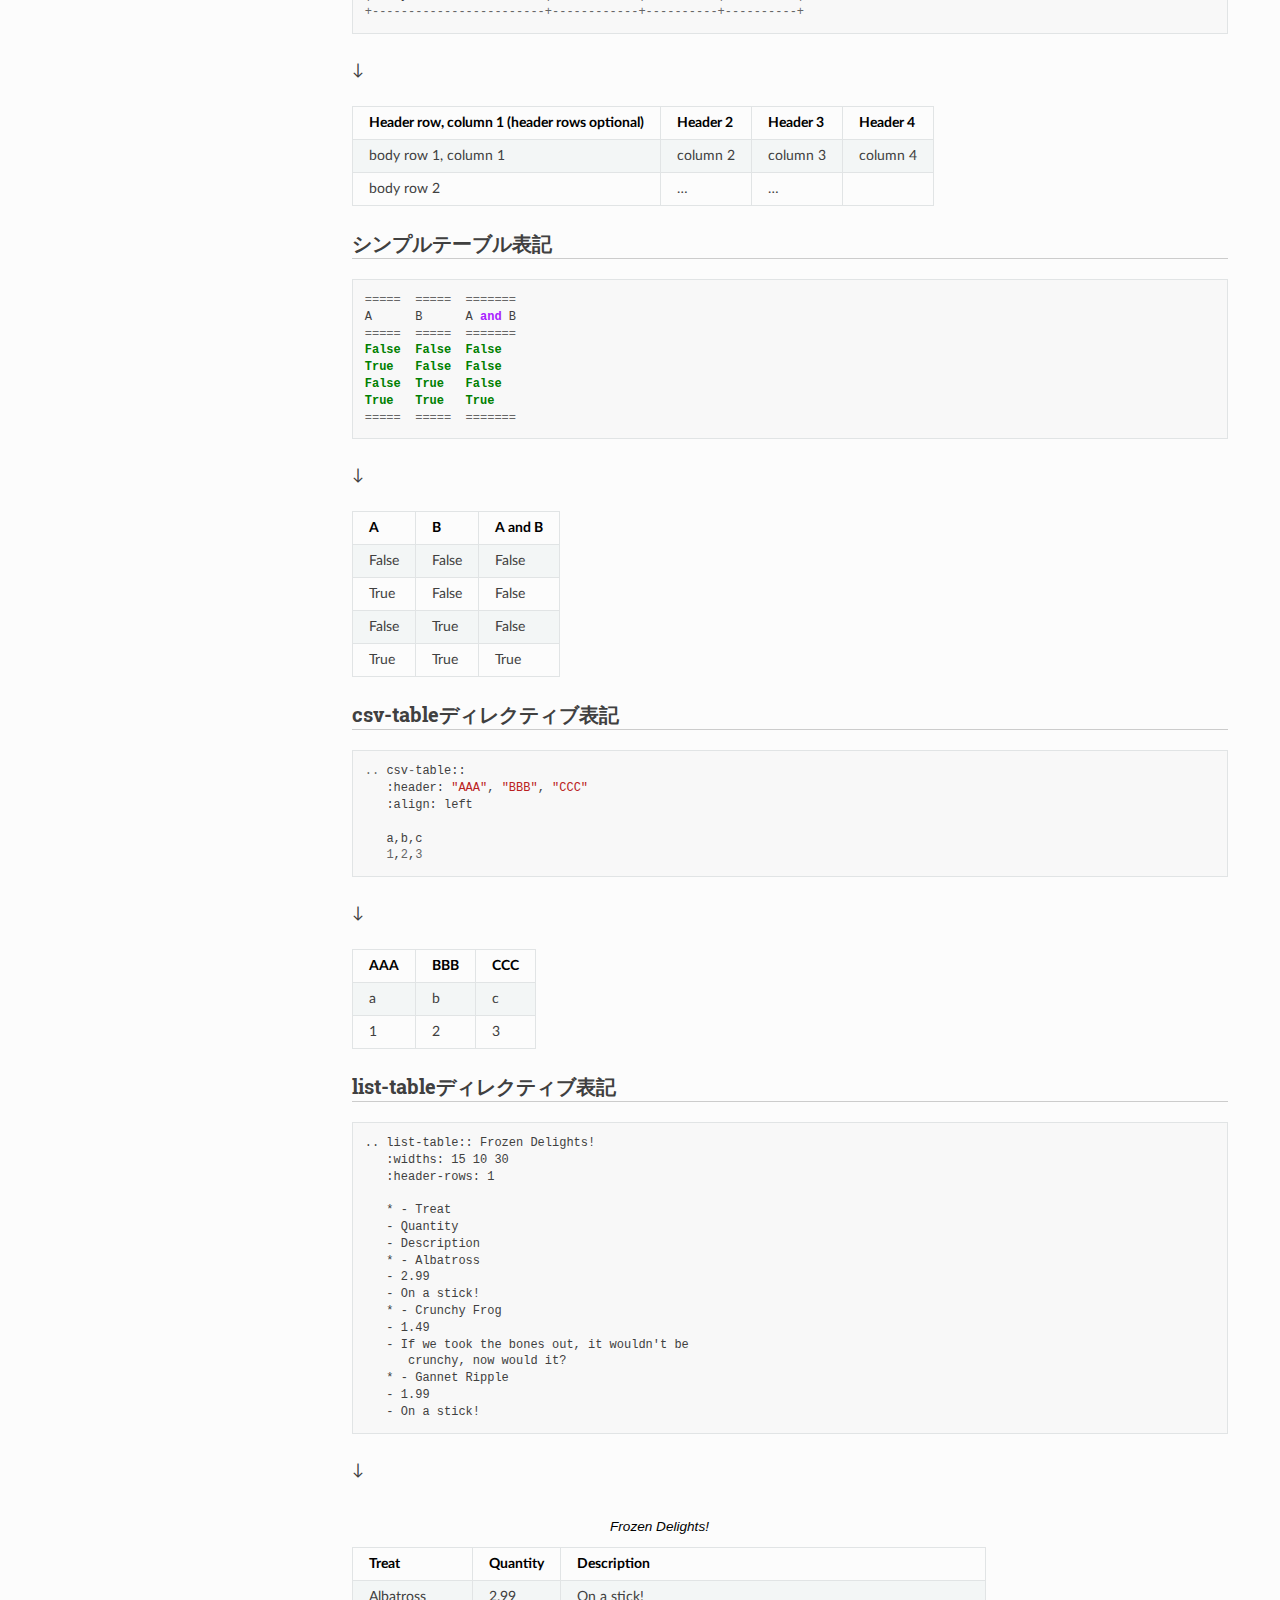
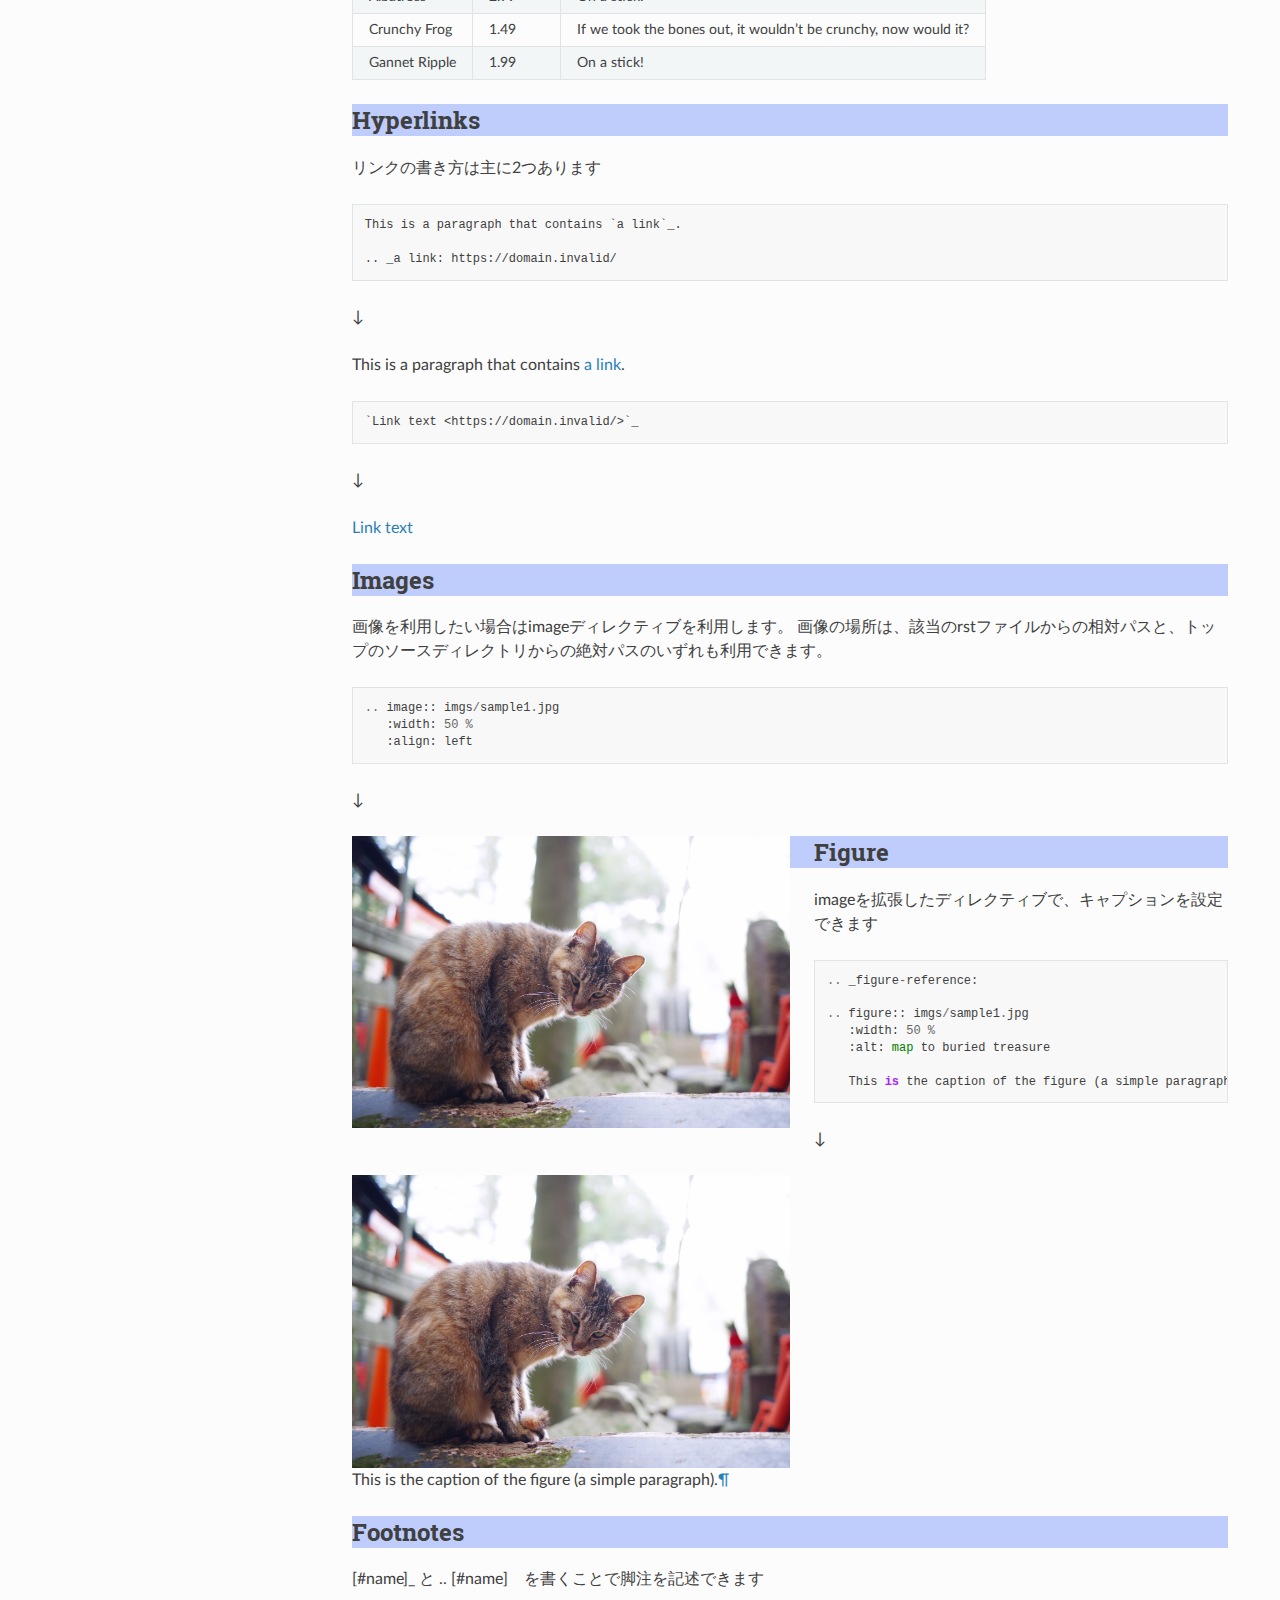
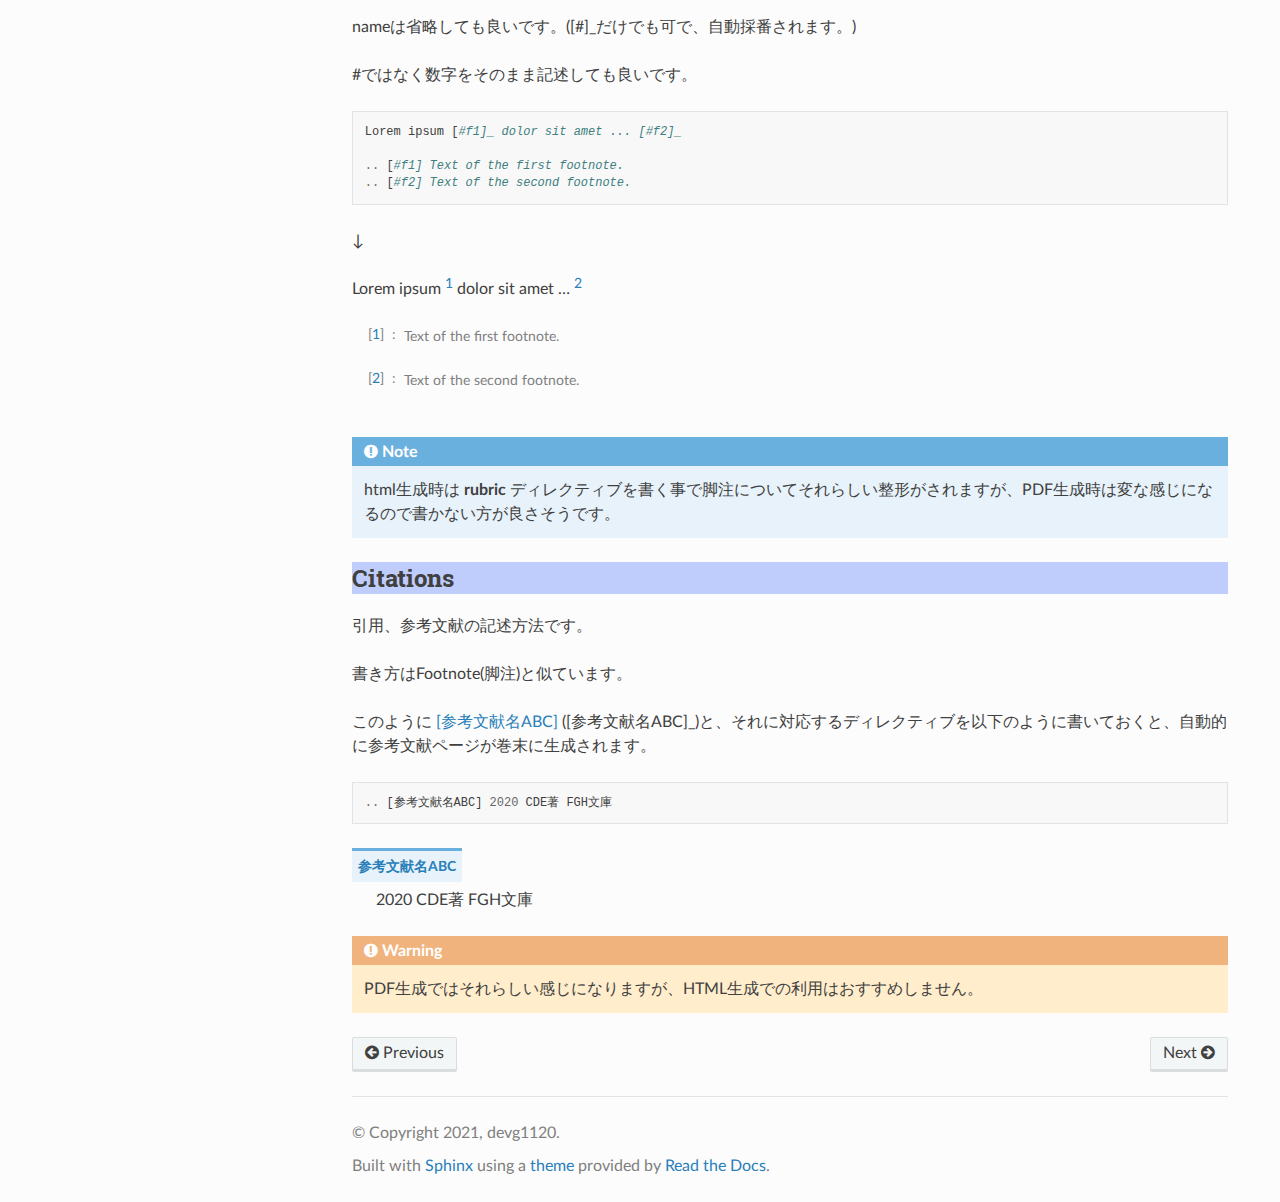
<file: docs/1.chapter/basic_syntax.html>
<!DOCTYPE html>
<html class="writer-html5" lang="en" >
<head>
  <meta charset="utf-8" />
  <meta name="generator" content="Docutils 0.17: http://docutils.sourceforge.net/" />

  <meta name="viewport" content="width=device-width, initial-scale=1.0" />
  
  <title>This page is about Basic syntax &mdash; mynote  documentation</title>
  

  
  <link rel="stylesheet" href="../_static/css/my_theme.css" type="text/css" />
  <link rel="stylesheet" href="../_static/pygments.css" type="text/css" />

  
  

  
  

  

  
  <!--[if lt IE 9]>
    <script src="../_static/js/html5shiv.min.js"></script>
  <![endif]-->
  
    
      <script type="text/javascript" id="documentation_options" data-url_root="../" src="../_static/documentation_options.js"></script>
        <script src="../_static/jquery.js"></script>
        <script src="../_static/underscore.js"></script>
        <script src="../_static/doctools.js"></script>
    
    <script type="text/javascript" src="../_static/js/theme.js"></script>

    
    <link rel="index" title="Index" href="../genindex.html" />
    <link rel="search" title="Search" href="../search.html" />
    <link rel="next" title="This page is about Roles" href="roles.html" />
    <link rel="prev" title="ネットワーク環境設定" href="../_1.chapter/network.html" /> 
</head>

<body class="wy-body-for-nav">

   
  <div class="wy-grid-for-nav">
    
    <nav data-toggle="wy-nav-shift" class="wy-nav-side">
      <div class="wy-side-scroll">
        <div class="wy-side-nav-search" >
          

          
            <a href="../index.html" class="icon icon-home"> mynote
          

          
          </a>

          
            
            
          

          
<div role="search">
  <form id="rtd-search-form" class="wy-form" action="../search.html" method="get">
    <input type="text" name="q" placeholder="Search docs" />
    <input type="hidden" name="check_keywords" value="yes" />
    <input type="hidden" name="area" value="default" />
  </form>
</div>

          
        </div>

        
        <div class="wy-menu wy-menu-vertical" data-spy="affix" role="navigation" aria-label="main navigation">
          
            
            
              
            
            
              <p><span class="caption-text">目次</span></p>
<ul class="current">
<li class="toctree-l1"><a class="reference internal" href="../_1.chapter/network.html">ネットワーク環境設定</a></li>
<li class="toctree-l1 current"><a class="current reference internal" href="#">This page is about Basic syntax</a><ul>
<li class="toctree-l2"><a class="reference internal" href="#sections">Sections</a></li>
<li class="toctree-l2"><a class="reference internal" href="#list">List</a></li>
<li class="toctree-l2"><a class="reference internal" href="#literal-blocks">Literal blocks</a></li>
<li class="toctree-l2"><a class="reference internal" href="#doctest-blocks">Doctest blocks</a></li>
<li class="toctree-l2"><a class="reference internal" href="#tables">Tables</a><ul>
<li class="toctree-l3"><a class="reference internal" href="#id1">グリッドテーブル表記</a></li>
<li class="toctree-l3"><a class="reference internal" href="#id2">シンプルテーブル表記</a></li>
<li class="toctree-l3"><a class="reference internal" href="#csv-table">csv-tableディレクティブ表記</a></li>
<li class="toctree-l3"><a class="reference internal" href="#list-table">list-tableディレクティブ表記</a></li>
</ul>
</li>
<li class="toctree-l2"><a class="reference internal" href="#hyperlinks">Hyperlinks</a></li>
<li class="toctree-l2"><a class="reference internal" href="#images">Images</a></li>
<li class="toctree-l2"><a class="reference internal" href="#figure">Figure</a></li>
<li class="toctree-l2"><a class="reference internal" href="#footnotes">Footnotes</a></li>
<li class="toctree-l2"><a class="reference internal" href="#citations">Citations</a></li>
</ul>
</li>
<li class="toctree-l1"><a class="reference internal" href="roles.html">This page is about Roles</a></li>
<li class="toctree-l1"><a class="reference internal" href="../2.chapter/directive.html">This page is about Directive</a></li>
<li class="toctree-l1"><a class="reference internal" href="../3.chapter/others.html">Others</a></li>
</ul>

            
          
        </div>
        
      </div>
    </nav>

    <section data-toggle="wy-nav-shift" class="wy-nav-content-wrap">

      
      <nav class="wy-nav-top" aria-label="top navigation">
        
          <i data-toggle="wy-nav-top" class="fa fa-bars"></i>
          <a href="../index.html">mynote</a>
        
      </nav>


      <div class="wy-nav-content">
        
        <div class="rst-content">
        
          

















<div role="navigation" aria-label="breadcrumbs navigation">

  <ul class="wy-breadcrumbs">
    
      <li><a href="../index.html" class="icon icon-home"></a> &raquo;</li>
        
      <li>This page is about Basic syntax</li>
    
    
      <li class="wy-breadcrumbs-aside">
        
          
            <a href="../_sources/1.chapter/basic_syntax.rst.txt" rel="nofollow"> View page source</a>
          
        
      </li>
    
  </ul>

  
  <hr/>
</div>
          <div role="main" class="document" itemscope="itemscope" itemtype="http://schema.org/Article">
           <div itemprop="articleBody">
            
  <section id="this-page-is-about-basic-syntax">
<h1>This page is about Basic syntax<a class="headerlink" href="#this-page-is-about-basic-syntax" title="Permalink to this headline">¶</a></h1>
<section id="sections">
<h2>Sections<a class="headerlink" href="#sections" title="Permalink to this headline">¶</a></h2>
<p>見出し文字の下に以下の記号文字のいずれかを**見出し文字の数より多く**並べる（アンダーラインとして並べる）ことで、ドキュメントの各セクション（見出し）を作成できます。</p>
<div class="highlight-default notranslate"><div class="highlight"><pre><span></span>! &quot; # $ % &amp; &#39; ( ) * + , - . / : ; &lt; = &gt; ? @ [ \ ] ^ _ ` { | } ~
</pre></div>
</div>
<p>これらの内特に以下を利用することが推奨されます。</p>
<div class="highlight-default notranslate"><div class="highlight"><pre><span></span><span class="c1"># * = - ^ &quot; ` : . &#39; ~ _ +</span>
</pre></div>
</div>
<p>例:</p>
<div class="highlight-default notranslate"><div class="highlight"><pre><span></span><span class="c1">#########</span>
<span class="n">大見出し</span>
<span class="c1">#########</span>

<span class="n">本文</span>

<span class="o">**********</span>
<span class="n">中見出し</span>
<span class="o">**********</span>

<span class="n">本文</span>

<span class="o">========</span>
<span class="n">小見出し</span>
<span class="o">========</span>

<span class="n">本文</span>
</pre></div>
</div>
<p>↓</p>
<img alt="../_images/section-sample.png" src="../_images/section-sample.png" />
<div class="highlight-default notranslate"><div class="highlight"><pre><span></span>注意：
・ 見栄えを良くするためにオーバーラインを書くこともできます。（見出しの上に並べる事ができる）
・ オーバーラインを記述する場合はアンダーラインと同じ文字数で書く必要があるようです。
・  Section用文字は以下の順序で利用することが推奨されているようです
  1. #
  2. *
  3. =
  4. -
  5. ^
  6. &quot;
</pre></div>
</div>
</section>
<section id="list">
<h2>List<a class="headerlink" href="#list" title="Permalink to this headline">¶</a></h2>
<div class="highlight-default notranslate"><div class="highlight"><pre><span></span><span class="o">*</span> <span class="n">This</span> <span class="ow">is</span> <span class="n">a</span> <span class="n">bulleted</span> <span class="nb">list</span><span class="o">.</span>
<span class="o">*</span> <span class="n">It</span> <span class="n">has</span> <span class="n">two</span> <span class="n">items</span><span class="p">,</span> <span class="n">the</span> <span class="n">second</span>
<span class="n">item</span> <span class="n">uses</span> <span class="n">two</span> <span class="n">lines</span><span class="o">.</span>

<span class="mf">1.</span> <span class="n">This</span> <span class="ow">is</span> <span class="n">a</span> <span class="n">numbered</span> <span class="nb">list</span><span class="o">.</span>
<span class="mf">2.</span> <span class="n">It</span> <span class="n">has</span> <span class="n">two</span> <span class="n">items</span> <span class="n">too</span><span class="o">.</span>

<span class="c1">#. This is a numbered list.</span>
<span class="c1">#. It has two items too.</span>
</pre></div>
</div>
<p>↓</p>
<ul class="simple">
<li><p>This is a bulleted list.</p></li>
<li><p>It has two items, the second
item uses two lines.</p></li>
</ul>
<ol class="arabic simple">
<li><p>This is a numbered list.</p></li>
<li><p>It has two items too.</p></li>
<li><p>This is a numbered list.</p></li>
<li><p>It has two items too.</p></li>
</ol>
</section>
<section id="literal-blocks">
<h2>Literal blocks<a class="headerlink" href="#literal-blocks" title="Permalink to this headline">¶</a></h2>
<div class="highlight-default notranslate"><div class="highlight"><pre><span></span><span class="n">This</span> <span class="ow">is</span> <span class="n">a</span> <span class="n">normal</span> <span class="n">text</span> <span class="n">paragraph</span><span class="o">.</span> <span class="n">The</span> <span class="nb">next</span> <span class="n">paragraph</span> <span class="ow">is</span> <span class="n">a</span> <span class="n">code</span> <span class="n">sample</span><span class="p">::</span>

   <span class="n">It</span> <span class="ow">is</span> <span class="ow">not</span> <span class="n">processed</span> <span class="ow">in</span> <span class="nb">any</span> <span class="n">way</span><span class="p">,</span> <span class="k">except</span>
   <span class="n">that</span> <span class="n">the</span> <span class="n">indentation</span> <span class="ow">is</span> <span class="n">removed</span><span class="o">.</span>

   <span class="n">It</span> <span class="n">can</span> <span class="n">span</span> <span class="n">multiple</span> <span class="n">lines</span><span class="o">.</span>

<span class="n">This</span> <span class="ow">is</span> <span class="n">a</span> <span class="n">normal</span> <span class="n">text</span> <span class="n">paragraph</span> <span class="n">again</span><span class="o">.</span>
</pre></div>
</div>
<p>↓</p>
<p>This is a normal text paragraph. The next paragraph is a code sample:</p>
<div class="highlight-default notranslate"><div class="highlight"><pre><span></span><span class="n">It</span> <span class="ow">is</span> <span class="ow">not</span> <span class="n">processed</span> <span class="ow">in</span> <span class="nb">any</span> <span class="n">way</span><span class="p">,</span> <span class="k">except</span>
<span class="n">that</span> <span class="n">the</span> <span class="n">indentation</span> <span class="ow">is</span> <span class="n">removed</span><span class="o">.</span>

<span class="n">It</span> <span class="n">can</span> <span class="n">span</span> <span class="n">multiple</span> <span class="n">lines</span><span class="o">.</span>
</pre></div>
</div>
<p>This is a normal text paragraph again.</p>
</section>
<section id="doctest-blocks">
<h2>Doctest blocks<a class="headerlink" href="#doctest-blocks" title="Permalink to this headline">¶</a></h2>
<div class="highlight-default notranslate"><div class="highlight"><pre><span></span><span class="gp">&gt;&gt;&gt; </span><span class="mi">1</span> <span class="o">+</span> <span class="mi">1</span>
<span class="go">2</span>
</pre></div>
</div>
<p>のように <strong>&gt;&gt;&gt;</strong> と記述するとデコレーションされます</p>
<p>↓</p>
<div class="doctest highlight-default notranslate"><div class="highlight"><pre><span></span><span class="gp">&gt;&gt;&gt; </span><span class="mi">1</span> <span class="o">+</span> <span class="mi">1</span>
<span class="go">2</span>
</pre></div>
</div>
</section>
<section id="tables">
<h2>Tables<a class="headerlink" href="#tables" title="Permalink to this headline">¶</a></h2>
<p>テーブルの表記方法にはいくつかあります。</p>
<section id="id1">
<h3>グリッドテーブル表記<a class="headerlink" href="#id1" title="Permalink to this headline">¶</a></h3>
<div class="highlight-default notranslate"><div class="highlight"><pre><span></span><span class="o">+------------------------+------------+----------+----------+</span>
<span class="o">|</span> <span class="n">Header</span> <span class="n">row</span><span class="p">,</span> <span class="n">column</span> <span class="mi">1</span>   <span class="o">|</span> <span class="n">Header</span> <span class="mi">2</span>   <span class="o">|</span> <span class="n">Header</span> <span class="mi">3</span> <span class="o">|</span> <span class="n">Header</span> <span class="mi">4</span> <span class="o">|</span>
<span class="o">|</span> <span class="p">(</span><span class="n">header</span> <span class="n">rows</span> <span class="n">optional</span><span class="p">)</span> <span class="o">|</span>            <span class="o">|</span>          <span class="o">|</span>          <span class="o">|</span>
<span class="o">+========================+============+==========+==========+</span>
<span class="o">|</span> <span class="n">body</span> <span class="n">row</span> <span class="mi">1</span><span class="p">,</span> <span class="n">column</span> <span class="mi">1</span>   <span class="o">|</span> <span class="n">column</span> <span class="mi">2</span>   <span class="o">|</span> <span class="n">column</span> <span class="mi">3</span> <span class="o">|</span> <span class="n">column</span> <span class="mi">4</span> <span class="o">|</span>
<span class="o">+------------------------+------------+----------+----------+</span>
<span class="o">|</span> <span class="n">body</span> <span class="n">row</span> <span class="mi">2</span>             <span class="o">|</span> <span class="o">...</span>        <span class="o">|</span> <span class="o">...</span>      <span class="o">|</span>          <span class="o">|</span>
<span class="o">+------------------------+------------+----------+----------+</span>
</pre></div>
</div>
<p>↓</p>
<table class="docutils align-default">
<colgroup>
<col style="width: 43%" />
<col style="width: 21%" />
<col style="width: 18%" />
<col style="width: 18%" />
</colgroup>
<thead>
<tr class="row-odd"><th class="head"><p>Header row, column 1
(header rows optional)</p></th>
<th class="head"><p>Header 2</p></th>
<th class="head"><p>Header 3</p></th>
<th class="head"><p>Header 4</p></th>
</tr>
</thead>
<tbody>
<tr class="row-even"><td><p>body row 1, column 1</p></td>
<td><p>column 2</p></td>
<td><p>column 3</p></td>
<td><p>column 4</p></td>
</tr>
<tr class="row-odd"><td><p>body row 2</p></td>
<td><p>…</p></td>
<td><p>…</p></td>
<td></td>
</tr>
</tbody>
</table>
</section>
<section id="id2">
<h3>シンプルテーブル表記<a class="headerlink" href="#id2" title="Permalink to this headline">¶</a></h3>
<div class="highlight-default notranslate"><div class="highlight"><pre><span></span><span class="o">=====</span>  <span class="o">=====</span>  <span class="o">=======</span>
<span class="n">A</span>      <span class="n">B</span>      <span class="n">A</span> <span class="ow">and</span> <span class="n">B</span>
<span class="o">=====</span>  <span class="o">=====</span>  <span class="o">=======</span>
<span class="kc">False</span>  <span class="kc">False</span>  <span class="kc">False</span>
<span class="kc">True</span>   <span class="kc">False</span>  <span class="kc">False</span>
<span class="kc">False</span>  <span class="kc">True</span>   <span class="kc">False</span>
<span class="kc">True</span>   <span class="kc">True</span>   <span class="kc">True</span>
<span class="o">=====</span>  <span class="o">=====</span>  <span class="o">=======</span>
</pre></div>
</div>
<p>↓</p>
<table class="docutils align-default">
<colgroup>
<col style="width: 29%" />
<col style="width: 29%" />
<col style="width: 41%" />
</colgroup>
<thead>
<tr class="row-odd"><th class="head"><p>A</p></th>
<th class="head"><p>B</p></th>
<th class="head"><p>A and B</p></th>
</tr>
</thead>
<tbody>
<tr class="row-even"><td><p>False</p></td>
<td><p>False</p></td>
<td><p>False</p></td>
</tr>
<tr class="row-odd"><td><p>True</p></td>
<td><p>False</p></td>
<td><p>False</p></td>
</tr>
<tr class="row-even"><td><p>False</p></td>
<td><p>True</p></td>
<td><p>False</p></td>
</tr>
<tr class="row-odd"><td><p>True</p></td>
<td><p>True</p></td>
<td><p>True</p></td>
</tr>
</tbody>
</table>
</section>
<section id="csv-table">
<h3>csv-tableディレクティブ表記<a class="headerlink" href="#csv-table" title="Permalink to this headline">¶</a></h3>
<div class="highlight-default notranslate"><div class="highlight"><pre><span></span><span class="o">..</span> <span class="n">csv</span><span class="o">-</span><span class="n">table</span><span class="p">::</span>
   <span class="p">:</span><span class="n">header</span><span class="p">:</span> <span class="s2">&quot;AAA&quot;</span><span class="p">,</span> <span class="s2">&quot;BBB&quot;</span><span class="p">,</span> <span class="s2">&quot;CCC&quot;</span>
   <span class="p">:</span><span class="n">align</span><span class="p">:</span> <span class="n">left</span>

   <span class="n">a</span><span class="p">,</span><span class="n">b</span><span class="p">,</span><span class="n">c</span>
   <span class="mi">1</span><span class="p">,</span><span class="mi">2</span><span class="p">,</span><span class="mi">3</span>
</pre></div>
</div>
<p>↓</p>
<table class="docutils align-left">
<colgroup>
<col style="width: 33%" />
<col style="width: 33%" />
<col style="width: 33%" />
</colgroup>
<thead>
<tr class="row-odd"><th class="head"><p>AAA</p></th>
<th class="head"><p>BBB</p></th>
<th class="head"><p>CCC</p></th>
</tr>
</thead>
<tbody>
<tr class="row-even"><td><p>a</p></td>
<td><p>b</p></td>
<td><p>c</p></td>
</tr>
<tr class="row-odd"><td><p>1</p></td>
<td><p>2</p></td>
<td><p>3</p></td>
</tr>
</tbody>
</table>
</section>
<section id="list-table">
<h3>list-tableディレクティブ表記<a class="headerlink" href="#list-table" title="Permalink to this headline">¶</a></h3>
<div class="highlight-default notranslate"><div class="highlight"><pre><span></span>.. list-table:: Frozen Delights!
   :widths: 15 10 30
   :header-rows: 1

   * - Treat
   - Quantity
   - Description
   * - Albatross
   - 2.99
   - On a stick!
   * - Crunchy Frog
   - 1.49
   - If we took the bones out, it wouldn&#39;t be
      crunchy, now would it?
   * - Gannet Ripple
   - 1.99
   - On a stick!
</pre></div>
</div>
<p>↓</p>
<table class="colwidths-given docutils align-default" id="id6">
<caption><span class="caption-text">Frozen Delights!</span><a class="headerlink" href="#id6" title="Permalink to this table">¶</a></caption>
<colgroup>
<col style="width: 27%" />
<col style="width: 18%" />
<col style="width: 55%" />
</colgroup>
<thead>
<tr class="row-odd"><th class="head"><p>Treat</p></th>
<th class="head"><p>Quantity</p></th>
<th class="head"><p>Description</p></th>
</tr>
</thead>
<tbody>
<tr class="row-even"><td><p>Albatross</p></td>
<td><p>2.99</p></td>
<td><p>On a stick!</p></td>
</tr>
<tr class="row-odd"><td><p>Crunchy Frog</p></td>
<td><p>1.49</p></td>
<td><p>If we took the bones out, it wouldn’t be
crunchy, now would it?</p></td>
</tr>
<tr class="row-even"><td><p>Gannet Ripple</p></td>
<td><p>1.99</p></td>
<td><p>On a stick!</p></td>
</tr>
</tbody>
</table>
</section>
</section>
<section id="hyperlinks">
<h2>Hyperlinks<a class="headerlink" href="#hyperlinks" title="Permalink to this headline">¶</a></h2>
<p>リンクの書き方は主に2つあります</p>
<div class="highlight-default notranslate"><div class="highlight"><pre><span></span>This is a paragraph that contains `a link`_.

.. _a link: https://domain.invalid/
</pre></div>
</div>
<p>↓</p>
<p>This is a paragraph that contains <a class="reference external" href="https://domain.invalid/">a link</a>.</p>
<div class="highlight-default notranslate"><div class="highlight"><pre><span></span>`Link text &lt;https://domain.invalid/&gt;`_
</pre></div>
</div>
<p>↓</p>
<p><a class="reference external" href="https://domain.invalid/">Link text</a></p>
</section>
<section id="images">
<h2>Images<a class="headerlink" href="#images" title="Permalink to this headline">¶</a></h2>
<p>画像を利用したい場合はimageディレクティブを利用します。
画像の場所は、該当のrstファイルからの相対パスと、トップのソースディレクトリからの絶対パスのいずれも利用できます。</p>
<div class="highlight-default notranslate"><div class="highlight"><pre><span></span><span class="o">..</span> <span class="n">image</span><span class="p">::</span> <span class="n">imgs</span><span class="o">/</span><span class="n">sample1</span><span class="o">.</span><span class="n">jpg</span>
   <span class="p">:</span><span class="n">width</span><span class="p">:</span> <span class="mi">50</span> <span class="o">%</span>
   <span class="p">:</span><span class="n">align</span><span class="p">:</span> <span class="n">left</span>
</pre></div>
</div>
<p>↓</p>
<a class="reference internal image-reference" href="../_images/sample1.jpg"><img alt="../_images/sample1.jpg" class="align-left" src="../_images/sample1.jpg" style="width: 50%;" /></a>
</section>
<section id="figure">
<h2>Figure<a class="headerlink" href="#figure" title="Permalink to this headline">¶</a></h2>
<p>imageを拡張したディレクティブで、キャプションを設定できます</p>
<div class="highlight-default notranslate"><div class="highlight"><pre><span></span><span class="o">..</span> <span class="n">_figure</span><span class="o">-</span><span class="n">reference</span><span class="p">:</span>

<span class="o">..</span> <span class="n">figure</span><span class="p">::</span> <span class="n">imgs</span><span class="o">/</span><span class="n">sample1</span><span class="o">.</span><span class="n">jpg</span>
   <span class="p">:</span><span class="n">width</span><span class="p">:</span> <span class="mi">50</span> <span class="o">%</span>
   <span class="p">:</span><span class="n">alt</span><span class="p">:</span> <span class="nb">map</span> <span class="n">to</span> <span class="n">buried</span> <span class="n">treasure</span>

   <span class="n">This</span> <span class="ow">is</span> <span class="n">the</span> <span class="n">caption</span> <span class="n">of</span> <span class="n">the</span> <span class="n">figure</span> <span class="p">(</span><span class="n">a</span> <span class="n">simple</span> <span class="n">paragraph</span><span class="p">)</span><span class="o">.</span>
</pre></div>
</div>
<p>↓</p>
<figure class="align-default" id="id7">
<span id="figure-reference"></span><a class="reference internal image-reference" href="../_images/sample1.jpg"><img alt="map to buried treasure" src="../_images/sample1.jpg" style="width: 50%;" /></a>
<figcaption>
<p><span class="caption-text">This is the caption of the figure (a simple paragraph).</span><a class="headerlink" href="#id7" title="Permalink to this image">¶</a></p>
</figcaption>
</figure>
</section>
<section id="footnotes">
<h2>Footnotes<a class="headerlink" href="#footnotes" title="Permalink to this headline">¶</a></h2>
<ul class="simple">
<li><p>[#name]_ と  .. [#name]　を書くことで脚注を記述できます</p></li>
<li><p>nameは省略しても良いです。([#]_だけでも可で、自動採番されます。)</p></li>
<li><p>#ではなく数字をそのまま記述しても良いです。</p></li>
</ul>
<div class="highlight-default notranslate"><div class="highlight"><pre><span></span><span class="n">Lorem</span> <span class="n">ipsum</span> <span class="p">[</span><span class="c1">#f1]_ dolor sit amet ... [#f2]_</span>

<span class="o">..</span> <span class="p">[</span><span class="c1">#f1] Text of the first footnote.</span>
<span class="o">..</span> <span class="p">[</span><span class="c1">#f2] Text of the second footnote.</span>
</pre></div>
</div>
<p>↓</p>
<p>Lorem ipsum <a class="footnote-reference brackets" href="#f1" id="id3">1</a> dolor sit amet … <a class="footnote-reference brackets" href="#f2" id="id4">2</a></p>
<dl class="footnote brackets">
<dt class="label" id="f1"><span class="brackets"><a class="fn-backref" href="#id3">1</a></span></dt>
<dd><p>Text of the first footnote.</p>
</dd>
<dt class="label" id="f2"><span class="brackets"><a class="fn-backref" href="#id4">2</a></span></dt>
<dd><p>Text of the second footnote.</p>
</dd>
</dl>
<div class="admonition note">
<p class="admonition-title">Note</p>
<p>html生成時は <strong>rubric</strong> ディレクティブを書く事で脚注についてそれらしい整形がされますが、PDF生成時は変な感じになるので書かない方が良さそうです。</p>
</div>
</section>
<section id="citations">
<h2>Citations<a class="headerlink" href="#citations" title="Permalink to this headline">¶</a></h2>
<ul class="simple">
<li><p>引用、参考文献の記述方法です。</p></li>
<li><p>書き方はFootnote(脚注)と似ています。</p></li>
<li><p>このように <a class="reference internal" href="#abc" id="id5"><span>[参考文献名ABC]</span></a> ([参考文献名ABC]_)と、それに対応するディレクティブを以下のように書いておくと、自動的に参考文献ページが巻末に生成されます。</p></li>
</ul>
<div class="highlight-default notranslate"><div class="highlight"><pre><span></span><span class="o">..</span> <span class="p">[</span><span class="n">参考文献名ABC</span><span class="p">]</span> <span class="mi">2020</span> <span class="n">CDE著</span> <span class="n">FGH文庫</span>
</pre></div>
</div>
<dl class="citation">
<dt class="label" id="abc"><span class="brackets"><a class="fn-backref" href="#id5">参考文献名ABC</a></span></dt>
<dd><p>2020 CDE著 FGH文庫</p>
</dd>
</dl>
<div class="admonition warning">
<p class="admonition-title">Warning</p>
<p>PDF生成ではそれらしい感じになりますが、HTML生成での利用はおすすめしません。</p>
</div>
</section>
</section>


           </div>
           
          </div>
          <footer>
    <div class="rst-footer-buttons" role="navigation" aria-label="footer navigation">
        <a href="roles.html" class="btn btn-neutral float-right" title="This page is about Roles" accesskey="n" rel="next">Next <span class="fa fa-arrow-circle-right" aria-hidden="true"></span></a>
        <a href="../_1.chapter/network.html" class="btn btn-neutral float-left" title="ネットワーク環境設定" accesskey="p" rel="prev"><span class="fa fa-arrow-circle-left" aria-hidden="true"></span> Previous</a>
    </div>

  <hr/>

  <div role="contentinfo">
    <p>
        &#169; Copyright 2021, devg1120.

    </p>
  </div>
    
    
    
    Built with <a href="https://www.sphinx-doc.org/">Sphinx</a> using a
    
    <a href="https://github.com/readthedocs/sphinx_rtd_theme">theme</a>
    
    provided by <a href="https://readthedocs.org">Read the Docs</a>. 

</footer>
        </div>
      </div>

    </section>

  </div>
  

  <script type="text/javascript">
      jQuery(function () {
          SphinxRtdTheme.Navigation.enable(true);
      });
  </script>

  
  
    
   

</body>
</html>
</file>
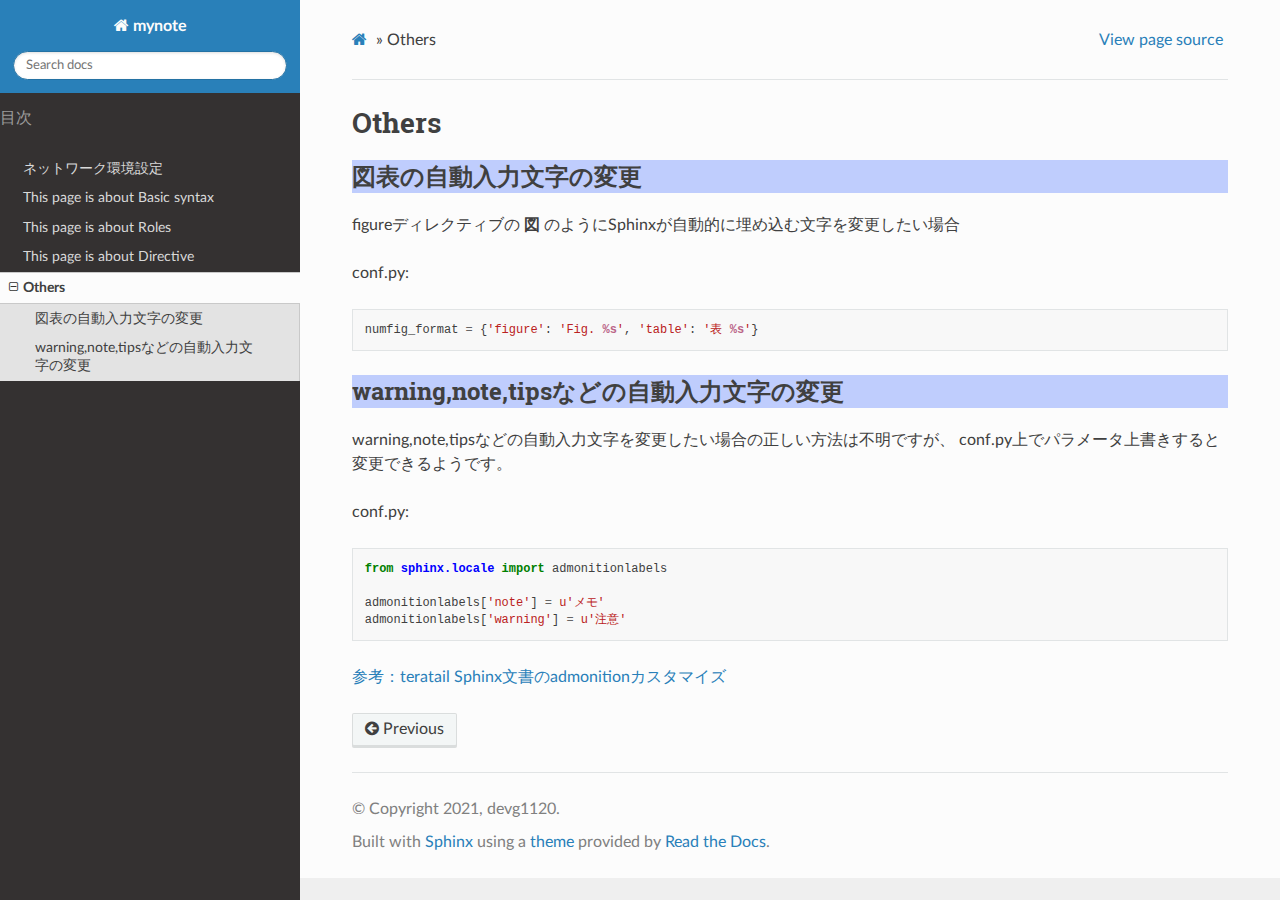
<file: docs/3.chapter/others.html>
<!DOCTYPE html>
<html class="writer-html5" lang="en" >
<head>
  <meta charset="utf-8" />
  <meta name="generator" content="Docutils 0.17: http://docutils.sourceforge.net/" />

  <meta name="viewport" content="width=device-width, initial-scale=1.0" />
  
  <title>Others &mdash; mynote  documentation</title>
  

  
  <link rel="stylesheet" href="../_static/css/my_theme.css" type="text/css" />
  <link rel="stylesheet" href="../_static/pygments.css" type="text/css" />

  
  

  
  

  

  
  <!--[if lt IE 9]>
    <script src="../_static/js/html5shiv.min.js"></script>
  <![endif]-->
  
    
      <script type="text/javascript" id="documentation_options" data-url_root="../" src="../_static/documentation_options.js"></script>
        <script src="../_static/jquery.js"></script>
        <script src="../_static/underscore.js"></script>
        <script src="../_static/doctools.js"></script>
    
    <script type="text/javascript" src="../_static/js/theme.js"></script>

    
    <link rel="index" title="Index" href="../genindex.html" />
    <link rel="search" title="Search" href="../search.html" />
    <link rel="prev" title="This is Sub page 1" href="../2.chapter/subpage/sub2.html" /> 
</head>

<body class="wy-body-for-nav">

   
  <div class="wy-grid-for-nav">
    
    <nav data-toggle="wy-nav-shift" class="wy-nav-side">
      <div class="wy-side-scroll">
        <div class="wy-side-nav-search" >
          

          
            <a href="../index.html" class="icon icon-home"> mynote
          

          
          </a>

          
            
            
          

          
<div role="search">
  <form id="rtd-search-form" class="wy-form" action="../search.html" method="get">
    <input type="text" name="q" placeholder="Search docs" />
    <input type="hidden" name="check_keywords" value="yes" />
    <input type="hidden" name="area" value="default" />
  </form>
</div>

          
        </div>

        
        <div class="wy-menu wy-menu-vertical" data-spy="affix" role="navigation" aria-label="main navigation">
          
            
            
              
            
            
              <p><span class="caption-text">目次</span></p>
<ul class="current">
<li class="toctree-l1"><a class="reference internal" href="../_1.chapter/network.html">ネットワーク環境設定</a></li>
<li class="toctree-l1"><a class="reference internal" href="../1.chapter/basic_syntax.html">This page is about Basic syntax</a></li>
<li class="toctree-l1"><a class="reference internal" href="../1.chapter/roles.html">This page is about Roles</a></li>
<li class="toctree-l1"><a class="reference internal" href="../2.chapter/directive.html">This page is about Directive</a></li>
<li class="toctree-l1 current"><a class="current reference internal" href="#">Others</a><ul>
<li class="toctree-l2"><a class="reference internal" href="#id1">図表の自動入力文字の変更</a></li>
<li class="toctree-l2"><a class="reference internal" href="#warning-note-tips">warning,note,tipsなどの自動入力文字の変更</a></li>
</ul>
</li>
</ul>

            
          
        </div>
        
      </div>
    </nav>

    <section data-toggle="wy-nav-shift" class="wy-nav-content-wrap">

      
      <nav class="wy-nav-top" aria-label="top navigation">
        
          <i data-toggle="wy-nav-top" class="fa fa-bars"></i>
          <a href="../index.html">mynote</a>
        
      </nav>


      <div class="wy-nav-content">
        
        <div class="rst-content">
        
          

















<div role="navigation" aria-label="breadcrumbs navigation">

  <ul class="wy-breadcrumbs">
    
      <li><a href="../index.html" class="icon icon-home"></a> &raquo;</li>
        
      <li>Others</li>
    
    
      <li class="wy-breadcrumbs-aside">
        
          
            <a href="../_sources/3.chapter/others.rst.txt" rel="nofollow"> View page source</a>
          
        
      </li>
    
  </ul>

  
  <hr/>
</div>
          <div role="main" class="document" itemscope="itemscope" itemtype="http://schema.org/Article">
           <div itemprop="articleBody">
            
  <section id="others">
<h1>Others<a class="headerlink" href="#others" title="Permalink to this headline">¶</a></h1>
<section id="id1">
<h2>図表の自動入力文字の変更<a class="headerlink" href="#id1" title="Permalink to this headline">¶</a></h2>
<p>figureディレクティブの <strong>図</strong> のようにSphinxが自動的に埋め込む文字を変更したい場合</p>
<p>conf.py:</p>
<div class="highlight-default notranslate"><div class="highlight"><pre><span></span><span class="n">numfig_format</span> <span class="o">=</span> <span class="p">{</span><span class="s1">&#39;figure&#39;</span><span class="p">:</span> <span class="s1">&#39;Fig. </span><span class="si">%s</span><span class="s1">&#39;</span><span class="p">,</span> <span class="s1">&#39;table&#39;</span><span class="p">:</span> <span class="s1">&#39;表 </span><span class="si">%s</span><span class="s1">&#39;</span><span class="p">}</span>
</pre></div>
</div>
</section>
<section id="warning-note-tips">
<h2>warning,note,tipsなどの自動入力文字の変更<a class="headerlink" href="#warning-note-tips" title="Permalink to this headline">¶</a></h2>
<p>warning,note,tipsなどの自動入力文字を変更したい場合の正しい方法は不明ですが、
conf.py上でパラメータ上書きすると変更できるようです。</p>
<p>conf.py:</p>
<div class="highlight-default notranslate"><div class="highlight"><pre><span></span><span class="kn">from</span> <span class="nn">sphinx.locale</span> <span class="kn">import</span> <span class="n">admonitionlabels</span>

<span class="n">admonitionlabels</span><span class="p">[</span><span class="s1">&#39;note&#39;</span><span class="p">]</span> <span class="o">=</span> <span class="sa">u</span><span class="s1">&#39;メモ&#39;</span>
<span class="n">admonitionlabels</span><span class="p">[</span><span class="s1">&#39;warning&#39;</span><span class="p">]</span> <span class="o">=</span> <span class="sa">u</span><span class="s1">&#39;注意&#39;</span>
</pre></div>
</div>
<p><a class="reference external" href="https://teratail.com/questions/91499">参考：teratail Sphinx文書のadmonitionカスタマイズ</a></p>
</section>
</section>


           </div>
           
          </div>
          <footer>
    <div class="rst-footer-buttons" role="navigation" aria-label="footer navigation">
        <a href="../2.chapter/subpage/sub2.html" class="btn btn-neutral float-left" title="This is Sub page 1" accesskey="p" rel="prev"><span class="fa fa-arrow-circle-left" aria-hidden="true"></span> Previous</a>
    </div>

  <hr/>

  <div role="contentinfo">
    <p>
        &#169; Copyright 2021, devg1120.

    </p>
  </div>
    
    
    
    Built with <a href="https://www.sphinx-doc.org/">Sphinx</a> using a
    
    <a href="https://github.com/readthedocs/sphinx_rtd_theme">theme</a>
    
    provided by <a href="https://readthedocs.org">Read the Docs</a>. 

</footer>
        </div>
      </div>

    </section>

  </div>
  

  <script type="text/javascript">
      jQuery(function () {
          SphinxRtdTheme.Navigation.enable(true);
      });
  </script>

  
  
    
   

</body>
</html>
</file>
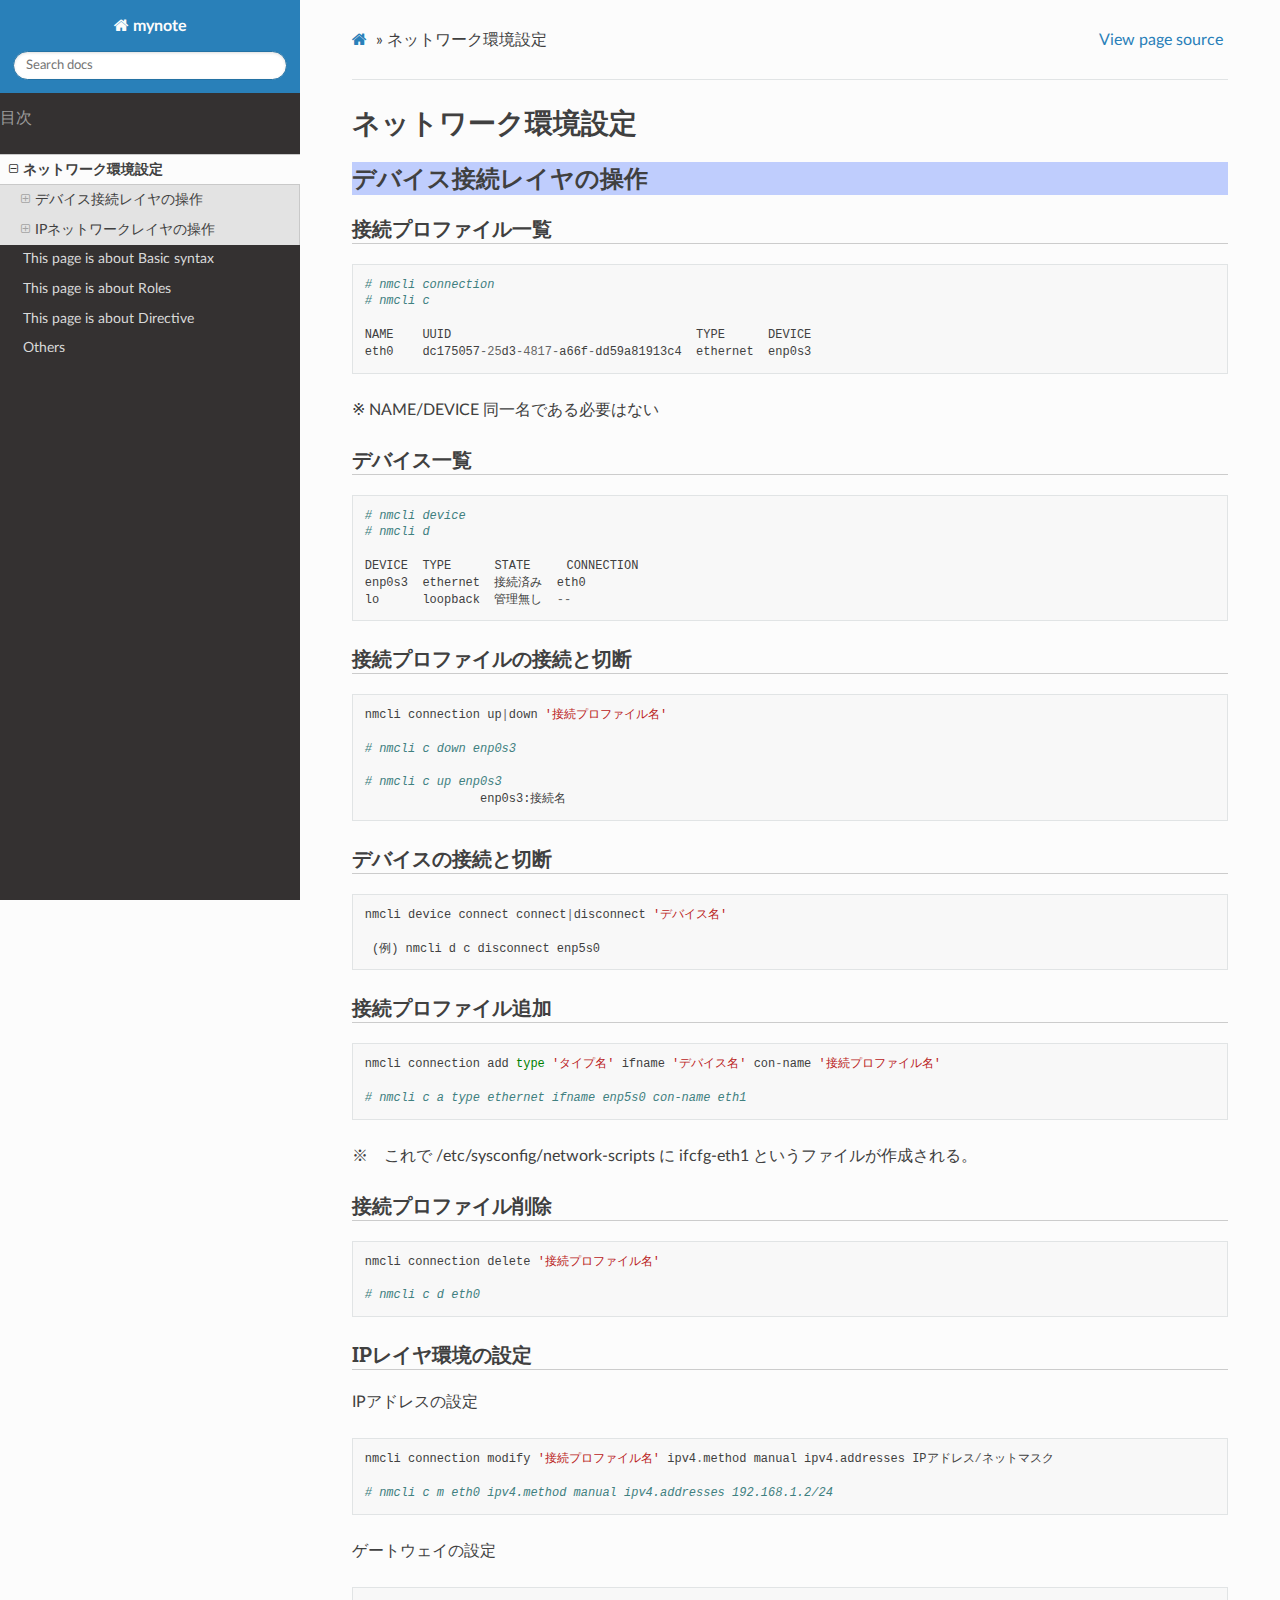
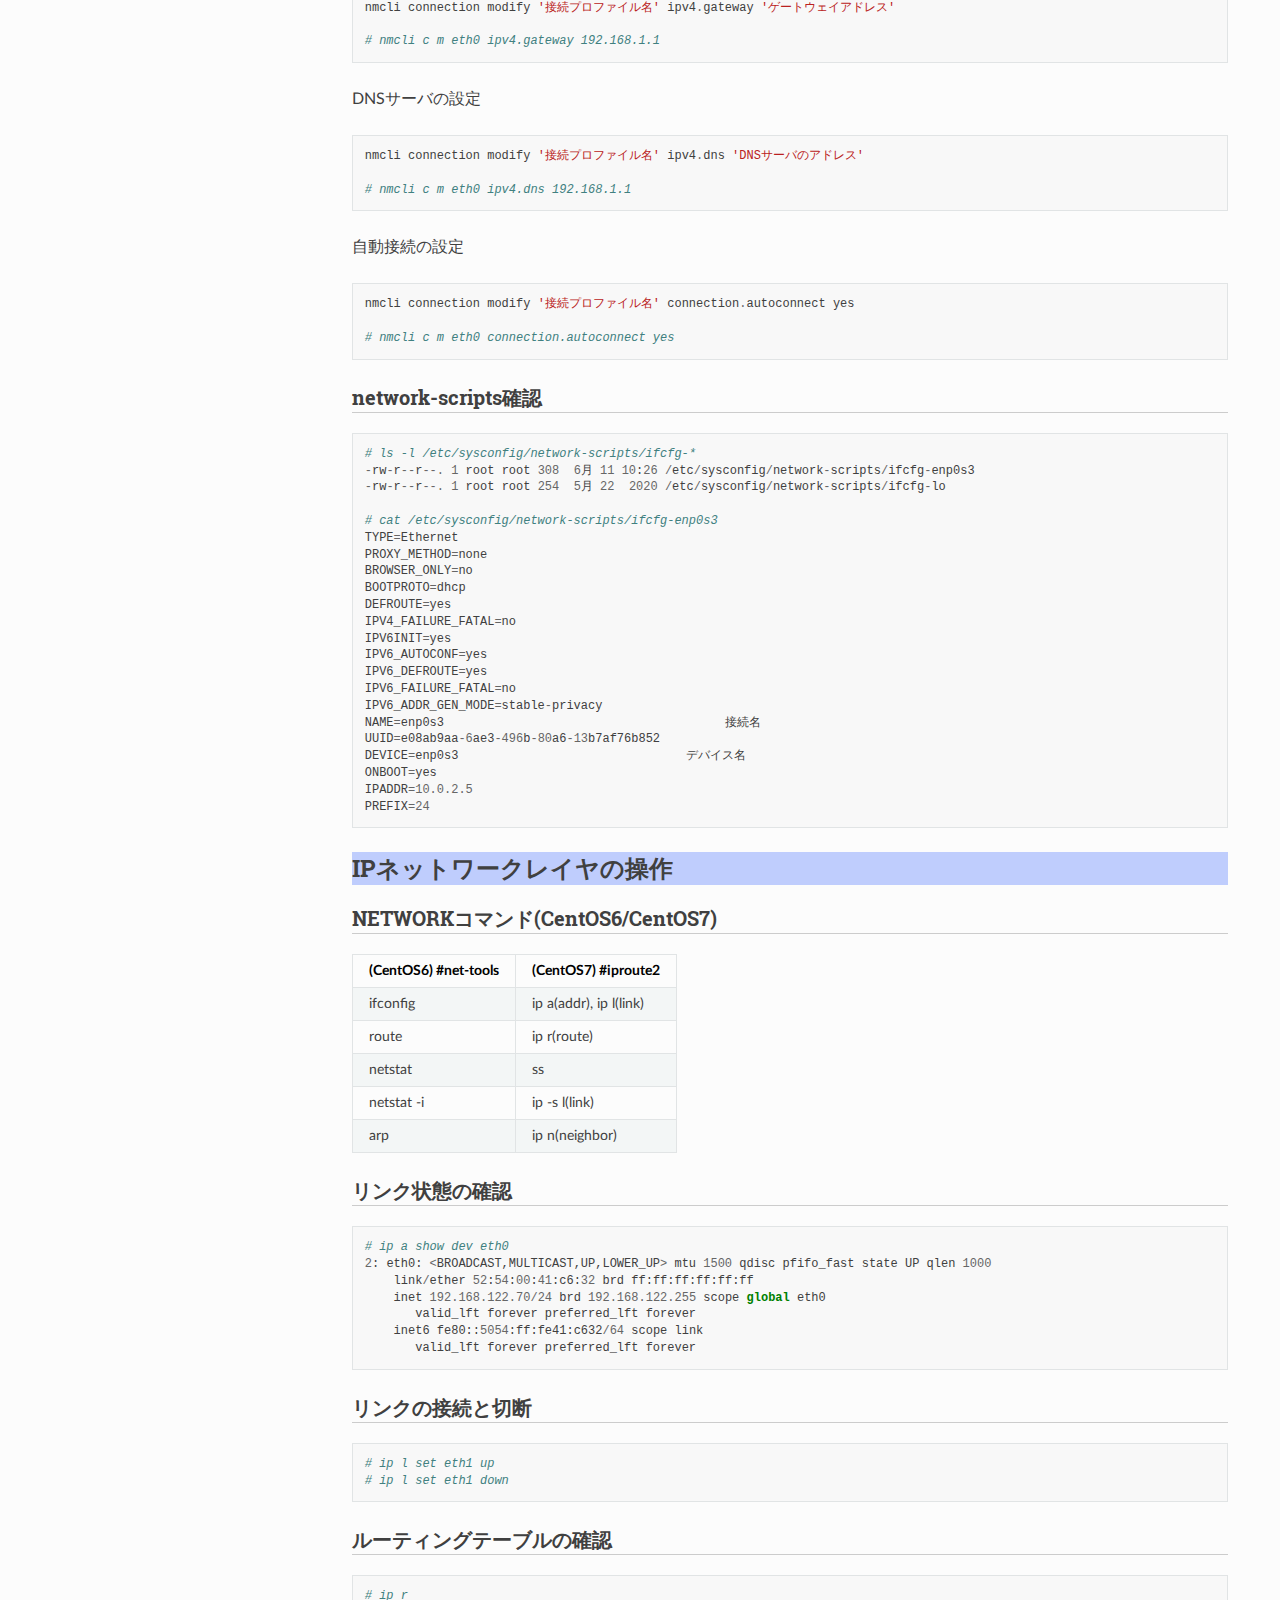
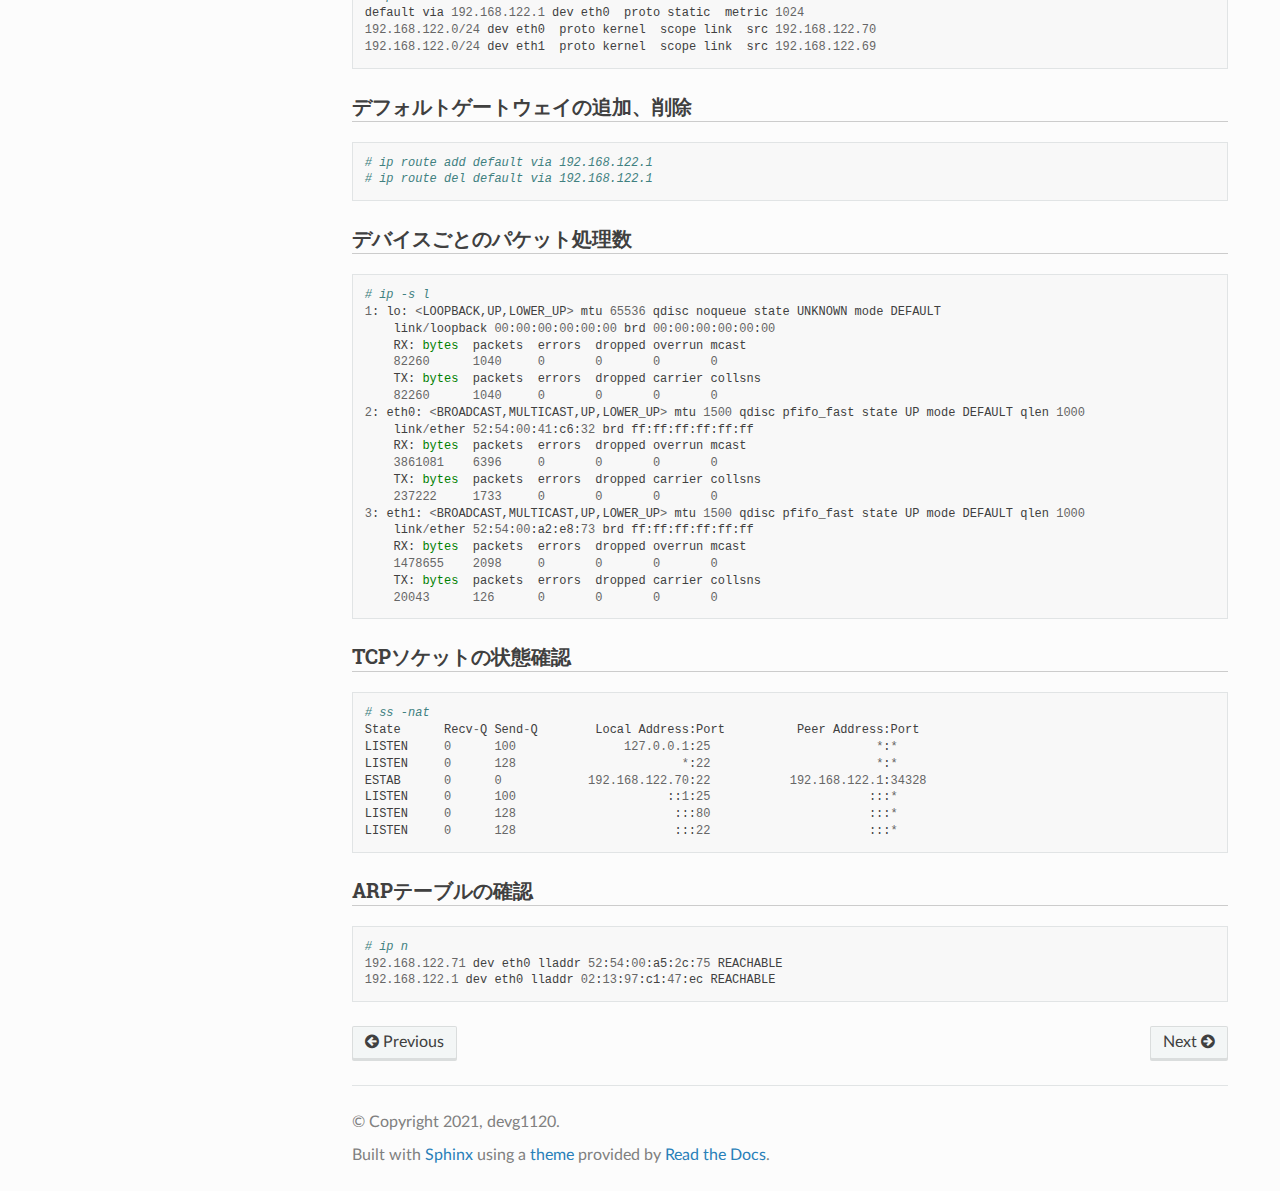
<file: docs/_1.chapter/network.html>
<!DOCTYPE html>
<html class="writer-html5" lang="en" >
<head>
  <meta charset="utf-8" />
  <meta name="generator" content="Docutils 0.17: http://docutils.sourceforge.net/" />

  <meta name="viewport" content="width=device-width, initial-scale=1.0" />
  
  <title>ネットワーク環境設定 &mdash; mynote  documentation</title>
  

  
  <link rel="stylesheet" href="../_static/css/my_theme.css" type="text/css" />
  <link rel="stylesheet" href="../_static/pygments.css" type="text/css" />

  
  

  
  

  

  
  <!--[if lt IE 9]>
    <script src="../_static/js/html5shiv.min.js"></script>
  <![endif]-->
  
    
      <script type="text/javascript" id="documentation_options" data-url_root="../" src="../_static/documentation_options.js"></script>
        <script src="../_static/jquery.js"></script>
        <script src="../_static/underscore.js"></script>
        <script src="../_static/doctools.js"></script>
    
    <script type="text/javascript" src="../_static/js/theme.js"></script>

    
    <link rel="index" title="Index" href="../genindex.html" />
    <link rel="search" title="Search" href="../search.html" />
    <link rel="next" title="This page is about Basic syntax" href="../1.chapter/basic_syntax.html" />
    <link rel="prev" title="CentOS7 manual" href="../index.html" /> 
</head>

<body class="wy-body-for-nav">

   
  <div class="wy-grid-for-nav">
    
    <nav data-toggle="wy-nav-shift" class="wy-nav-side">
      <div class="wy-side-scroll">
        <div class="wy-side-nav-search" >
          

          
            <a href="../index.html" class="icon icon-home"> mynote
          

          
          </a>

          
            
            
          

          
<div role="search">
  <form id="rtd-search-form" class="wy-form" action="../search.html" method="get">
    <input type="text" name="q" placeholder="Search docs" />
    <input type="hidden" name="check_keywords" value="yes" />
    <input type="hidden" name="area" value="default" />
  </form>
</div>

          
        </div>

        
        <div class="wy-menu wy-menu-vertical" data-spy="affix" role="navigation" aria-label="main navigation">
          
            
            
              
            
            
              <p><span class="caption-text">目次</span></p>
<ul class="current">
<li class="toctree-l1 current"><a class="current reference internal" href="#">ネットワーク環境設定</a><ul>
<li class="toctree-l2"><a class="reference internal" href="#id2">デバイス接続レイヤの操作</a><ul>
<li class="toctree-l3"><a class="reference internal" href="#id3">接続プロファイル一覧</a></li>
<li class="toctree-l3"><a class="reference internal" href="#id4">デバイス一覧</a></li>
<li class="toctree-l3"><a class="reference internal" href="#id5">接続プロファイルの接続と切断</a></li>
<li class="toctree-l3"><a class="reference internal" href="#id6">デバイスの接続と切断</a></li>
<li class="toctree-l3"><a class="reference internal" href="#id7">接続プロファイル追加</a></li>
<li class="toctree-l3"><a class="reference internal" href="#id8">接続プロファイル削除</a></li>
<li class="toctree-l3"><a class="reference internal" href="#ip">IPレイヤ環境の設定</a></li>
<li class="toctree-l3"><a class="reference internal" href="#network-scripts">network-scripts確認</a></li>
</ul>
</li>
<li class="toctree-l2"><a class="reference internal" href="#id9">IPネットワークレイヤの操作</a><ul>
<li class="toctree-l3"><a class="reference internal" href="#network-centos6-centos7">NETWORKコマンド(CentOS6/CentOS7)</a></li>
<li class="toctree-l3"><a class="reference internal" href="#id10">リンク状態の確認</a></li>
<li class="toctree-l3"><a class="reference internal" href="#id11">リンクの接続と切断</a></li>
<li class="toctree-l3"><a class="reference internal" href="#id12">ルーティングテーブルの確認</a></li>
<li class="toctree-l3"><a class="reference internal" href="#id13">デフォルトゲートウェイの追加、削除</a></li>
<li class="toctree-l3"><a class="reference internal" href="#id14">デバイスごとのパケット処理数</a></li>
<li class="toctree-l3"><a class="reference internal" href="#tcp">TCPソケットの状態確認</a></li>
<li class="toctree-l3"><a class="reference internal" href="#arp">ARPテーブルの確認</a></li>
</ul>
</li>
</ul>
</li>
<li class="toctree-l1"><a class="reference internal" href="../1.chapter/basic_syntax.html">This page is about Basic syntax</a></li>
<li class="toctree-l1"><a class="reference internal" href="../1.chapter/roles.html">This page is about Roles</a></li>
<li class="toctree-l1"><a class="reference internal" href="../2.chapter/directive.html">This page is about Directive</a></li>
<li class="toctree-l1"><a class="reference internal" href="../3.chapter/others.html">Others</a></li>
</ul>

            
          
        </div>
        
      </div>
    </nav>

    <section data-toggle="wy-nav-shift" class="wy-nav-content-wrap">

      
      <nav class="wy-nav-top" aria-label="top navigation">
        
          <i data-toggle="wy-nav-top" class="fa fa-bars"></i>
          <a href="../index.html">mynote</a>
        
      </nav>


      <div class="wy-nav-content">
        
        <div class="rst-content">
        
          

















<div role="navigation" aria-label="breadcrumbs navigation">

  <ul class="wy-breadcrumbs">
    
      <li><a href="../index.html" class="icon icon-home"></a> &raquo;</li>
        
      <li>ネットワーク環境設定</li>
    
    
      <li class="wy-breadcrumbs-aside">
        
          
            <a href="../_sources/_1.chapter/network.rst.txt" rel="nofollow"> View page source</a>
          
        
      </li>
    
  </ul>

  
  <hr/>
</div>
          <div role="main" class="document" itemscope="itemscope" itemtype="http://schema.org/Article">
           <div itemprop="articleBody">
            
  <section id="id1">
<h1>ネットワーク環境設定<a class="headerlink" href="#id1" title="Permalink to this headline">¶</a></h1>
<section id="id2">
<h2>デバイス接続レイヤの操作<a class="headerlink" href="#id2" title="Permalink to this headline">¶</a></h2>
<section id="id3">
<h3>接続プロファイル一覧<a class="headerlink" href="#id3" title="Permalink to this headline">¶</a></h3>
<div class="highlight-default notranslate"><div class="highlight"><pre><span></span><span class="c1"># nmcli connection</span>
<span class="c1"># nmcli c</span>

<span class="n">NAME</span>    <span class="n">UUID</span>                                  <span class="n">TYPE</span>      <span class="n">DEVICE</span>
<span class="n">eth0</span>    <span class="n">dc175057</span><span class="o">-</span><span class="mi">25</span><span class="n">d3</span><span class="o">-</span><span class="mi">4817</span><span class="o">-</span><span class="n">a66f</span><span class="o">-</span><span class="n">dd59a81913c4</span>  <span class="n">ethernet</span>  <span class="n">enp0s3</span>
</pre></div>
</div>
<p>※ NAME/DEVICE 同一名である必要はない</p>
</section>
<section id="id4">
<h3>デバイス一覧<a class="headerlink" href="#id4" title="Permalink to this headline">¶</a></h3>
<div class="highlight-default notranslate"><div class="highlight"><pre><span></span><span class="c1"># nmcli device</span>
<span class="c1"># nmcli d</span>

<span class="n">DEVICE</span>  <span class="n">TYPE</span>      <span class="n">STATE</span>     <span class="n">CONNECTION</span>
<span class="n">enp0s3</span>  <span class="n">ethernet</span>  <span class="n">接続済み</span>  <span class="n">eth0</span>
<span class="n">lo</span>      <span class="n">loopback</span>  <span class="n">管理無し</span>  <span class="o">--</span>
</pre></div>
</div>
</section>
<section id="id5">
<h3>接続プロファイルの接続と切断<a class="headerlink" href="#id5" title="Permalink to this headline">¶</a></h3>
<div class="highlight-default notranslate"><div class="highlight"><pre><span></span><span class="n">nmcli</span> <span class="n">connection</span> <span class="n">up</span><span class="o">|</span><span class="n">down</span> <span class="s1">&#39;接続プロファイル名&#39;</span>

<span class="c1"># nmcli c down enp0s3</span>

<span class="c1"># nmcli c up enp0s3</span>
                <span class="n">enp0s3</span><span class="p">:</span><span class="n">接続名</span>
</pre></div>
</div>
</section>
<section id="id6">
<h3>デバイスの接続と切断<a class="headerlink" href="#id6" title="Permalink to this headline">¶</a></h3>
<div class="highlight-default notranslate"><div class="highlight"><pre><span></span><span class="n">nmcli</span> <span class="n">device</span> <span class="n">connect</span> <span class="n">connect</span><span class="o">|</span><span class="n">disconnect</span> <span class="s1">&#39;デバイス名&#39;</span>

 <span class="p">(</span><span class="n">例</span><span class="p">)</span> <span class="n">nmcli</span> <span class="n">d</span> <span class="n">c</span> <span class="n">disconnect</span> <span class="n">enp5s0</span>
</pre></div>
</div>
</section>
<section id="id7">
<h3>接続プロファイル追加<a class="headerlink" href="#id7" title="Permalink to this headline">¶</a></h3>
<div class="highlight-default notranslate"><div class="highlight"><pre><span></span><span class="n">nmcli</span> <span class="n">connection</span> <span class="n">add</span> <span class="nb">type</span> <span class="s1">&#39;タイプ名&#39;</span> <span class="n">ifname</span> <span class="s1">&#39;デバイス名&#39;</span> <span class="n">con</span><span class="o">-</span><span class="n">name</span> <span class="s1">&#39;接続プロファイル名&#39;</span>

<span class="c1"># nmcli c a type ethernet ifname enp5s0 con-name eth1</span>
</pre></div>
</div>
<p>※　これで /etc/sysconfig/network-scripts に ifcfg-eth1 というファイルが作成される。</p>
</section>
<section id="id8">
<h3>接続プロファイル削除<a class="headerlink" href="#id8" title="Permalink to this headline">¶</a></h3>
<div class="highlight-default notranslate"><div class="highlight"><pre><span></span><span class="n">nmcli</span> <span class="n">connection</span> <span class="n">delete</span> <span class="s1">&#39;接続プロファイル名&#39;</span>

<span class="c1"># nmcli c d eth0</span>
</pre></div>
</div>
</section>
<section id="ip">
<h3>IPレイヤ環境の設定<a class="headerlink" href="#ip" title="Permalink to this headline">¶</a></h3>
<ul class="simple">
<li><p>IPアドレスの設定</p></li>
</ul>
<div class="highlight-default notranslate"><div class="highlight"><pre><span></span><span class="n">nmcli</span> <span class="n">connection</span> <span class="n">modify</span> <span class="s1">&#39;接続プロファイル名&#39;</span> <span class="n">ipv4</span><span class="o">.</span><span class="n">method</span> <span class="n">manual</span> <span class="n">ipv4</span><span class="o">.</span><span class="n">addresses</span> <span class="n">IPアドレス</span><span class="o">/</span><span class="n">ネットマスク</span>

<span class="c1"># nmcli c m eth0 ipv4.method manual ipv4.addresses 192.168.1.2/24</span>
</pre></div>
</div>
<ul class="simple">
<li><p>ゲートウェイの設定</p></li>
</ul>
<div class="highlight-default notranslate"><div class="highlight"><pre><span></span><span class="n">nmcli</span> <span class="n">connection</span> <span class="n">modify</span> <span class="s1">&#39;接続プロファイル名&#39;</span> <span class="n">ipv4</span><span class="o">.</span><span class="n">gateway</span> <span class="s1">&#39;ゲートウェイアドレス&#39;</span>

<span class="c1"># nmcli c m eth0 ipv4.gateway 192.168.1.1</span>
</pre></div>
</div>
<ul class="simple">
<li><p>DNSサーバの設定</p></li>
</ul>
<div class="highlight-default notranslate"><div class="highlight"><pre><span></span><span class="n">nmcli</span> <span class="n">connection</span> <span class="n">modify</span> <span class="s1">&#39;接続プロファイル名&#39;</span> <span class="n">ipv4</span><span class="o">.</span><span class="n">dns</span> <span class="s1">&#39;DNSサーバのアドレス&#39;</span>

<span class="c1"># nmcli c m eth0 ipv4.dns 192.168.1.1</span>
</pre></div>
</div>
<ul class="simple">
<li><p>自動接続の設定</p></li>
</ul>
<div class="highlight-default notranslate"><div class="highlight"><pre><span></span><span class="n">nmcli</span> <span class="n">connection</span> <span class="n">modify</span> <span class="s1">&#39;接続プロファイル名&#39;</span> <span class="n">connection</span><span class="o">.</span><span class="n">autoconnect</span> <span class="n">yes</span>

<span class="c1"># nmcli c m eth0 connection.autoconnect yes</span>
</pre></div>
</div>
</section>
<section id="network-scripts">
<h3>network-scripts確認<a class="headerlink" href="#network-scripts" title="Permalink to this headline">¶</a></h3>
<div class="highlight-default notranslate"><div class="highlight"><pre><span></span><span class="c1"># ls -l /etc/sysconfig/network-scripts/ifcfg-*</span>
<span class="o">-</span><span class="n">rw</span><span class="o">-</span><span class="n">r</span><span class="o">--</span><span class="n">r</span><span class="o">--.</span> <span class="mi">1</span> <span class="n">root</span> <span class="n">root</span> <span class="mi">308</span>  <span class="mi">6</span><span class="n">月</span> <span class="mi">11</span> <span class="mi">10</span><span class="p">:</span><span class="mi">26</span> <span class="o">/</span><span class="n">etc</span><span class="o">/</span><span class="n">sysconfig</span><span class="o">/</span><span class="n">network</span><span class="o">-</span><span class="n">scripts</span><span class="o">/</span><span class="n">ifcfg</span><span class="o">-</span><span class="n">enp0s3</span>
<span class="o">-</span><span class="n">rw</span><span class="o">-</span><span class="n">r</span><span class="o">--</span><span class="n">r</span><span class="o">--.</span> <span class="mi">1</span> <span class="n">root</span> <span class="n">root</span> <span class="mi">254</span>  <span class="mi">5</span><span class="n">月</span> <span class="mi">22</span>  <span class="mi">2020</span> <span class="o">/</span><span class="n">etc</span><span class="o">/</span><span class="n">sysconfig</span><span class="o">/</span><span class="n">network</span><span class="o">-</span><span class="n">scripts</span><span class="o">/</span><span class="n">ifcfg</span><span class="o">-</span><span class="n">lo</span>

<span class="c1"># cat /etc/sysconfig/network-scripts/ifcfg-enp0s3</span>
<span class="n">TYPE</span><span class="o">=</span><span class="n">Ethernet</span>
<span class="n">PROXY_METHOD</span><span class="o">=</span><span class="n">none</span>
<span class="n">BROWSER_ONLY</span><span class="o">=</span><span class="n">no</span>
<span class="n">BOOTPROTO</span><span class="o">=</span><span class="n">dhcp</span>
<span class="n">DEFROUTE</span><span class="o">=</span><span class="n">yes</span>
<span class="n">IPV4_FAILURE_FATAL</span><span class="o">=</span><span class="n">no</span>
<span class="n">IPV6INIT</span><span class="o">=</span><span class="n">yes</span>
<span class="n">IPV6_AUTOCONF</span><span class="o">=</span><span class="n">yes</span>
<span class="n">IPV6_DEFROUTE</span><span class="o">=</span><span class="n">yes</span>
<span class="n">IPV6_FAILURE_FATAL</span><span class="o">=</span><span class="n">no</span>
<span class="n">IPV6_ADDR_GEN_MODE</span><span class="o">=</span><span class="n">stable</span><span class="o">-</span><span class="n">privacy</span>
<span class="n">NAME</span><span class="o">=</span><span class="n">enp0s3</span>                                       <span class="n">接続名</span>
<span class="n">UUID</span><span class="o">=</span><span class="n">e08ab9aa</span><span class="o">-</span><span class="mi">6</span><span class="n">ae3</span><span class="o">-</span><span class="mi">496</span><span class="n">b</span><span class="o">-</span><span class="mi">80</span><span class="n">a6</span><span class="o">-</span><span class="mi">13</span><span class="n">b7af76b852</span>
<span class="n">DEVICE</span><span class="o">=</span><span class="n">enp0s3</span>　　　　　　　　　　　　　　　　　　　<span class="n">デバイス名</span>
<span class="n">ONBOOT</span><span class="o">=</span><span class="n">yes</span>
<span class="n">IPADDR</span><span class="o">=</span><span class="mf">10.0</span><span class="o">.</span><span class="mf">2.5</span>
<span class="n">PREFIX</span><span class="o">=</span><span class="mi">24</span>
</pre></div>
</div>
</section>
</section>
<section id="id9">
<h2>IPネットワークレイヤの操作<a class="headerlink" href="#id9" title="Permalink to this headline">¶</a></h2>
<section id="network-centos6-centos7">
<h3>NETWORKコマンド(CentOS6/CentOS7)<a class="headerlink" href="#network-centos6-centos7" title="Permalink to this headline">¶</a></h3>
<table class="docutils align-default">
<colgroup>
<col style="width: 35%" />
<col style="width: 65%" />
</colgroup>
<thead>
<tr class="row-odd"><th class="head"><p>(CentOS6)
#net-tools</p></th>
<th class="head"><p>(CentOS7)
#iproute2</p></th>
</tr>
</thead>
<tbody>
<tr class="row-even"><td><p>ifconfig</p></td>
<td><p>ip a(addr), ip l(link)</p></td>
</tr>
<tr class="row-odd"><td><p>route</p></td>
<td><p>ip r(route)</p></td>
</tr>
<tr class="row-even"><td><p>netstat</p></td>
<td><p>ss</p></td>
</tr>
<tr class="row-odd"><td><p>netstat -i</p></td>
<td><p>ip -s l(link)</p></td>
</tr>
<tr class="row-even"><td><p>arp</p></td>
<td><p>ip n(neighbor)</p></td>
</tr>
</tbody>
</table>
</section>
<section id="id10">
<h3>リンク状態の確認<a class="headerlink" href="#id10" title="Permalink to this headline">¶</a></h3>
<div class="highlight-default notranslate"><div class="highlight"><pre><span></span><span class="c1"># ip a show dev eth0</span>
<span class="mi">2</span><span class="p">:</span> <span class="n">eth0</span><span class="p">:</span> <span class="o">&lt;</span><span class="n">BROADCAST</span><span class="p">,</span><span class="n">MULTICAST</span><span class="p">,</span><span class="n">UP</span><span class="p">,</span><span class="n">LOWER_UP</span><span class="o">&gt;</span> <span class="n">mtu</span> <span class="mi">1500</span> <span class="n">qdisc</span> <span class="n">pfifo_fast</span> <span class="n">state</span> <span class="n">UP</span> <span class="n">qlen</span> <span class="mi">1000</span>
    <span class="n">link</span><span class="o">/</span><span class="n">ether</span> <span class="mi">52</span><span class="p">:</span><span class="mi">54</span><span class="p">:</span><span class="mi">00</span><span class="p">:</span><span class="mi">41</span><span class="p">:</span><span class="n">c6</span><span class="p">:</span><span class="mi">32</span> <span class="n">brd</span> <span class="n">ff</span><span class="p">:</span><span class="n">ff</span><span class="p">:</span><span class="n">ff</span><span class="p">:</span><span class="n">ff</span><span class="p">:</span><span class="n">ff</span><span class="p">:</span><span class="n">ff</span>
    <span class="n">inet</span> <span class="mf">192.168</span><span class="o">.</span><span class="mf">122.70</span><span class="o">/</span><span class="mi">24</span> <span class="n">brd</span> <span class="mf">192.168</span><span class="o">.</span><span class="mf">122.255</span> <span class="n">scope</span> <span class="k">global</span> <span class="n">eth0</span>
       <span class="n">valid_lft</span> <span class="n">forever</span> <span class="n">preferred_lft</span> <span class="n">forever</span>
    <span class="n">inet6</span> <span class="n">fe80</span><span class="p">::</span><span class="mi">5054</span><span class="p">:</span><span class="n">ff</span><span class="p">:</span><span class="n">fe41</span><span class="p">:</span><span class="n">c632</span><span class="o">/</span><span class="mi">64</span> <span class="n">scope</span> <span class="n">link</span>
       <span class="n">valid_lft</span> <span class="n">forever</span> <span class="n">preferred_lft</span> <span class="n">forever</span>
</pre></div>
</div>
</section>
<section id="id11">
<h3>リンクの接続と切断<a class="headerlink" href="#id11" title="Permalink to this headline">¶</a></h3>
<div class="highlight-default notranslate"><div class="highlight"><pre><span></span><span class="c1"># ip l set eth1 up</span>
<span class="c1"># ip l set eth1 down</span>
</pre></div>
</div>
</section>
<section id="id12">
<h3>ルーティングテーブルの確認<a class="headerlink" href="#id12" title="Permalink to this headline">¶</a></h3>
<div class="highlight-default notranslate"><div class="highlight"><pre><span></span><span class="c1"># ip r</span>
<span class="n">default</span> <span class="n">via</span> <span class="mf">192.168</span><span class="o">.</span><span class="mf">122.1</span> <span class="n">dev</span> <span class="n">eth0</span>  <span class="n">proto</span> <span class="n">static</span>  <span class="n">metric</span> <span class="mi">1024</span>
<span class="mf">192.168</span><span class="o">.</span><span class="mf">122.0</span><span class="o">/</span><span class="mi">24</span> <span class="n">dev</span> <span class="n">eth0</span>  <span class="n">proto</span> <span class="n">kernel</span>  <span class="n">scope</span> <span class="n">link</span>  <span class="n">src</span> <span class="mf">192.168</span><span class="o">.</span><span class="mf">122.70</span>
<span class="mf">192.168</span><span class="o">.</span><span class="mf">122.0</span><span class="o">/</span><span class="mi">24</span> <span class="n">dev</span> <span class="n">eth1</span>  <span class="n">proto</span> <span class="n">kernel</span>  <span class="n">scope</span> <span class="n">link</span>  <span class="n">src</span> <span class="mf">192.168</span><span class="o">.</span><span class="mf">122.69</span>
</pre></div>
</div>
</section>
<section id="id13">
<h3>デフォルトゲートウェイの追加、削除<a class="headerlink" href="#id13" title="Permalink to this headline">¶</a></h3>
<div class="highlight-default notranslate"><div class="highlight"><pre><span></span><span class="c1"># ip route add default via 192.168.122.1</span>
<span class="c1"># ip route del default via 192.168.122.1</span>
</pre></div>
</div>
</section>
<section id="id14">
<h3>デバイスごとのパケット処理数<a class="headerlink" href="#id14" title="Permalink to this headline">¶</a></h3>
<div class="highlight-default notranslate"><div class="highlight"><pre><span></span><span class="c1"># ip -s l</span>
<span class="mi">1</span><span class="p">:</span> <span class="n">lo</span><span class="p">:</span> <span class="o">&lt;</span><span class="n">LOOPBACK</span><span class="p">,</span><span class="n">UP</span><span class="p">,</span><span class="n">LOWER_UP</span><span class="o">&gt;</span> <span class="n">mtu</span> <span class="mi">65536</span> <span class="n">qdisc</span> <span class="n">noqueue</span> <span class="n">state</span> <span class="n">UNKNOWN</span> <span class="n">mode</span> <span class="n">DEFAULT</span>
    <span class="n">link</span><span class="o">/</span><span class="n">loopback</span> <span class="mi">00</span><span class="p">:</span><span class="mi">00</span><span class="p">:</span><span class="mi">00</span><span class="p">:</span><span class="mi">00</span><span class="p">:</span><span class="mi">00</span><span class="p">:</span><span class="mi">00</span> <span class="n">brd</span> <span class="mi">00</span><span class="p">:</span><span class="mi">00</span><span class="p">:</span><span class="mi">00</span><span class="p">:</span><span class="mi">00</span><span class="p">:</span><span class="mi">00</span><span class="p">:</span><span class="mi">00</span>
    <span class="n">RX</span><span class="p">:</span> <span class="nb">bytes</span>  <span class="n">packets</span>  <span class="n">errors</span>  <span class="n">dropped</span> <span class="n">overrun</span> <span class="n">mcast</span>
    <span class="mi">82260</span>      <span class="mi">1040</span>     <span class="mi">0</span>       <span class="mi">0</span>       <span class="mi">0</span>       <span class="mi">0</span>
    <span class="n">TX</span><span class="p">:</span> <span class="nb">bytes</span>  <span class="n">packets</span>  <span class="n">errors</span>  <span class="n">dropped</span> <span class="n">carrier</span> <span class="n">collsns</span>
    <span class="mi">82260</span>      <span class="mi">1040</span>     <span class="mi">0</span>       <span class="mi">0</span>       <span class="mi">0</span>       <span class="mi">0</span>
<span class="mi">2</span><span class="p">:</span> <span class="n">eth0</span><span class="p">:</span> <span class="o">&lt;</span><span class="n">BROADCAST</span><span class="p">,</span><span class="n">MULTICAST</span><span class="p">,</span><span class="n">UP</span><span class="p">,</span><span class="n">LOWER_UP</span><span class="o">&gt;</span> <span class="n">mtu</span> <span class="mi">1500</span> <span class="n">qdisc</span> <span class="n">pfifo_fast</span> <span class="n">state</span> <span class="n">UP</span> <span class="n">mode</span> <span class="n">DEFAULT</span> <span class="n">qlen</span> <span class="mi">1000</span>
    <span class="n">link</span><span class="o">/</span><span class="n">ether</span> <span class="mi">52</span><span class="p">:</span><span class="mi">54</span><span class="p">:</span><span class="mi">00</span><span class="p">:</span><span class="mi">41</span><span class="p">:</span><span class="n">c6</span><span class="p">:</span><span class="mi">32</span> <span class="n">brd</span> <span class="n">ff</span><span class="p">:</span><span class="n">ff</span><span class="p">:</span><span class="n">ff</span><span class="p">:</span><span class="n">ff</span><span class="p">:</span><span class="n">ff</span><span class="p">:</span><span class="n">ff</span>
    <span class="n">RX</span><span class="p">:</span> <span class="nb">bytes</span>  <span class="n">packets</span>  <span class="n">errors</span>  <span class="n">dropped</span> <span class="n">overrun</span> <span class="n">mcast</span>
    <span class="mi">3861081</span>    <span class="mi">6396</span>     <span class="mi">0</span>       <span class="mi">0</span>       <span class="mi">0</span>       <span class="mi">0</span>
    <span class="n">TX</span><span class="p">:</span> <span class="nb">bytes</span>  <span class="n">packets</span>  <span class="n">errors</span>  <span class="n">dropped</span> <span class="n">carrier</span> <span class="n">collsns</span>
    <span class="mi">237222</span>     <span class="mi">1733</span>     <span class="mi">0</span>       <span class="mi">0</span>       <span class="mi">0</span>       <span class="mi">0</span>
<span class="mi">3</span><span class="p">:</span> <span class="n">eth1</span><span class="p">:</span> <span class="o">&lt;</span><span class="n">BROADCAST</span><span class="p">,</span><span class="n">MULTICAST</span><span class="p">,</span><span class="n">UP</span><span class="p">,</span><span class="n">LOWER_UP</span><span class="o">&gt;</span> <span class="n">mtu</span> <span class="mi">1500</span> <span class="n">qdisc</span> <span class="n">pfifo_fast</span> <span class="n">state</span> <span class="n">UP</span> <span class="n">mode</span> <span class="n">DEFAULT</span> <span class="n">qlen</span> <span class="mi">1000</span>
    <span class="n">link</span><span class="o">/</span><span class="n">ether</span> <span class="mi">52</span><span class="p">:</span><span class="mi">54</span><span class="p">:</span><span class="mi">00</span><span class="p">:</span><span class="n">a2</span><span class="p">:</span><span class="n">e8</span><span class="p">:</span><span class="mi">73</span> <span class="n">brd</span> <span class="n">ff</span><span class="p">:</span><span class="n">ff</span><span class="p">:</span><span class="n">ff</span><span class="p">:</span><span class="n">ff</span><span class="p">:</span><span class="n">ff</span><span class="p">:</span><span class="n">ff</span>
    <span class="n">RX</span><span class="p">:</span> <span class="nb">bytes</span>  <span class="n">packets</span>  <span class="n">errors</span>  <span class="n">dropped</span> <span class="n">overrun</span> <span class="n">mcast</span>
    <span class="mi">1478655</span>    <span class="mi">2098</span>     <span class="mi">0</span>       <span class="mi">0</span>       <span class="mi">0</span>       <span class="mi">0</span>
    <span class="n">TX</span><span class="p">:</span> <span class="nb">bytes</span>  <span class="n">packets</span>  <span class="n">errors</span>  <span class="n">dropped</span> <span class="n">carrier</span> <span class="n">collsns</span>
    <span class="mi">20043</span>      <span class="mi">126</span>      <span class="mi">0</span>       <span class="mi">0</span>       <span class="mi">0</span>       <span class="mi">0</span>
</pre></div>
</div>
</section>
<section id="tcp">
<h3>TCPソケットの状態確認<a class="headerlink" href="#tcp" title="Permalink to this headline">¶</a></h3>
<div class="highlight-default notranslate"><div class="highlight"><pre><span></span><span class="c1"># ss -nat</span>
<span class="n">State</span>      <span class="n">Recv</span><span class="o">-</span><span class="n">Q</span> <span class="n">Send</span><span class="o">-</span><span class="n">Q</span>        <span class="n">Local</span> <span class="n">Address</span><span class="p">:</span><span class="n">Port</span>          <span class="n">Peer</span> <span class="n">Address</span><span class="p">:</span><span class="n">Port</span>
<span class="n">LISTEN</span>     <span class="mi">0</span>      <span class="mi">100</span>               <span class="mf">127.0</span><span class="o">.</span><span class="mf">0.1</span><span class="p">:</span><span class="mi">25</span>                       <span class="o">*</span><span class="p">:</span><span class="o">*</span>
<span class="n">LISTEN</span>     <span class="mi">0</span>      <span class="mi">128</span>                       <span class="o">*</span><span class="p">:</span><span class="mi">22</span>                       <span class="o">*</span><span class="p">:</span><span class="o">*</span>
<span class="n">ESTAB</span>      <span class="mi">0</span>      <span class="mi">0</span>            <span class="mf">192.168</span><span class="o">.</span><span class="mf">122.70</span><span class="p">:</span><span class="mi">22</span>           <span class="mf">192.168</span><span class="o">.</span><span class="mf">122.1</span><span class="p">:</span><span class="mi">34328</span>
<span class="n">LISTEN</span>     <span class="mi">0</span>      <span class="mi">100</span>                     <span class="p">::</span><span class="mi">1</span><span class="p">:</span><span class="mi">25</span>                      <span class="p">:::</span><span class="o">*</span>
<span class="n">LISTEN</span>     <span class="mi">0</span>      <span class="mi">128</span>                      <span class="p">:::</span><span class="mi">80</span>                      <span class="p">:::</span><span class="o">*</span>
<span class="n">LISTEN</span>     <span class="mi">0</span>      <span class="mi">128</span>                      <span class="p">:::</span><span class="mi">22</span>                      <span class="p">:::</span><span class="o">*</span>
</pre></div>
</div>
</section>
<section id="arp">
<h3>ARPテーブルの確認<a class="headerlink" href="#arp" title="Permalink to this headline">¶</a></h3>
<div class="highlight-default notranslate"><div class="highlight"><pre><span></span><span class="c1"># ip n</span>
<span class="mf">192.168</span><span class="o">.</span><span class="mf">122.71</span> <span class="n">dev</span> <span class="n">eth0</span> <span class="n">lladdr</span> <span class="mi">52</span><span class="p">:</span><span class="mi">54</span><span class="p">:</span><span class="mi">00</span><span class="p">:</span><span class="n">a5</span><span class="p">:</span><span class="mi">2</span><span class="n">c</span><span class="p">:</span><span class="mi">75</span> <span class="n">REACHABLE</span>
<span class="mf">192.168</span><span class="o">.</span><span class="mf">122.1</span> <span class="n">dev</span> <span class="n">eth0</span> <span class="n">lladdr</span> <span class="mi">02</span><span class="p">:</span><span class="mi">13</span><span class="p">:</span><span class="mi">97</span><span class="p">:</span><span class="n">c1</span><span class="p">:</span><span class="mi">47</span><span class="p">:</span><span class="n">ec</span> <span class="n">REACHABLE</span>
</pre></div>
</div>
</section>
</section>
</section>


           </div>
           
          </div>
          <footer>
    <div class="rst-footer-buttons" role="navigation" aria-label="footer navigation">
        <a href="../1.chapter/basic_syntax.html" class="btn btn-neutral float-right" title="This page is about Basic syntax" accesskey="n" rel="next">Next <span class="fa fa-arrow-circle-right" aria-hidden="true"></span></a>
        <a href="../index.html" class="btn btn-neutral float-left" title="CentOS7 manual" accesskey="p" rel="prev"><span class="fa fa-arrow-circle-left" aria-hidden="true"></span> Previous</a>
    </div>

  <hr/>

  <div role="contentinfo">
    <p>
        &#169; Copyright 2021, devg1120.

    </p>
  </div>
    
    
    
    Built with <a href="https://www.sphinx-doc.org/">Sphinx</a> using a
    
    <a href="https://github.com/readthedocs/sphinx_rtd_theme">theme</a>
    
    provided by <a href="https://readthedocs.org">Read the Docs</a>. 

</footer>
        </div>
      </div>

    </section>

  </div>
  

  <script type="text/javascript">
      jQuery(function () {
          SphinxRtdTheme.Navigation.enable(true);
      });
  </script>

  
  
    
   

</body>
</html>
</file>
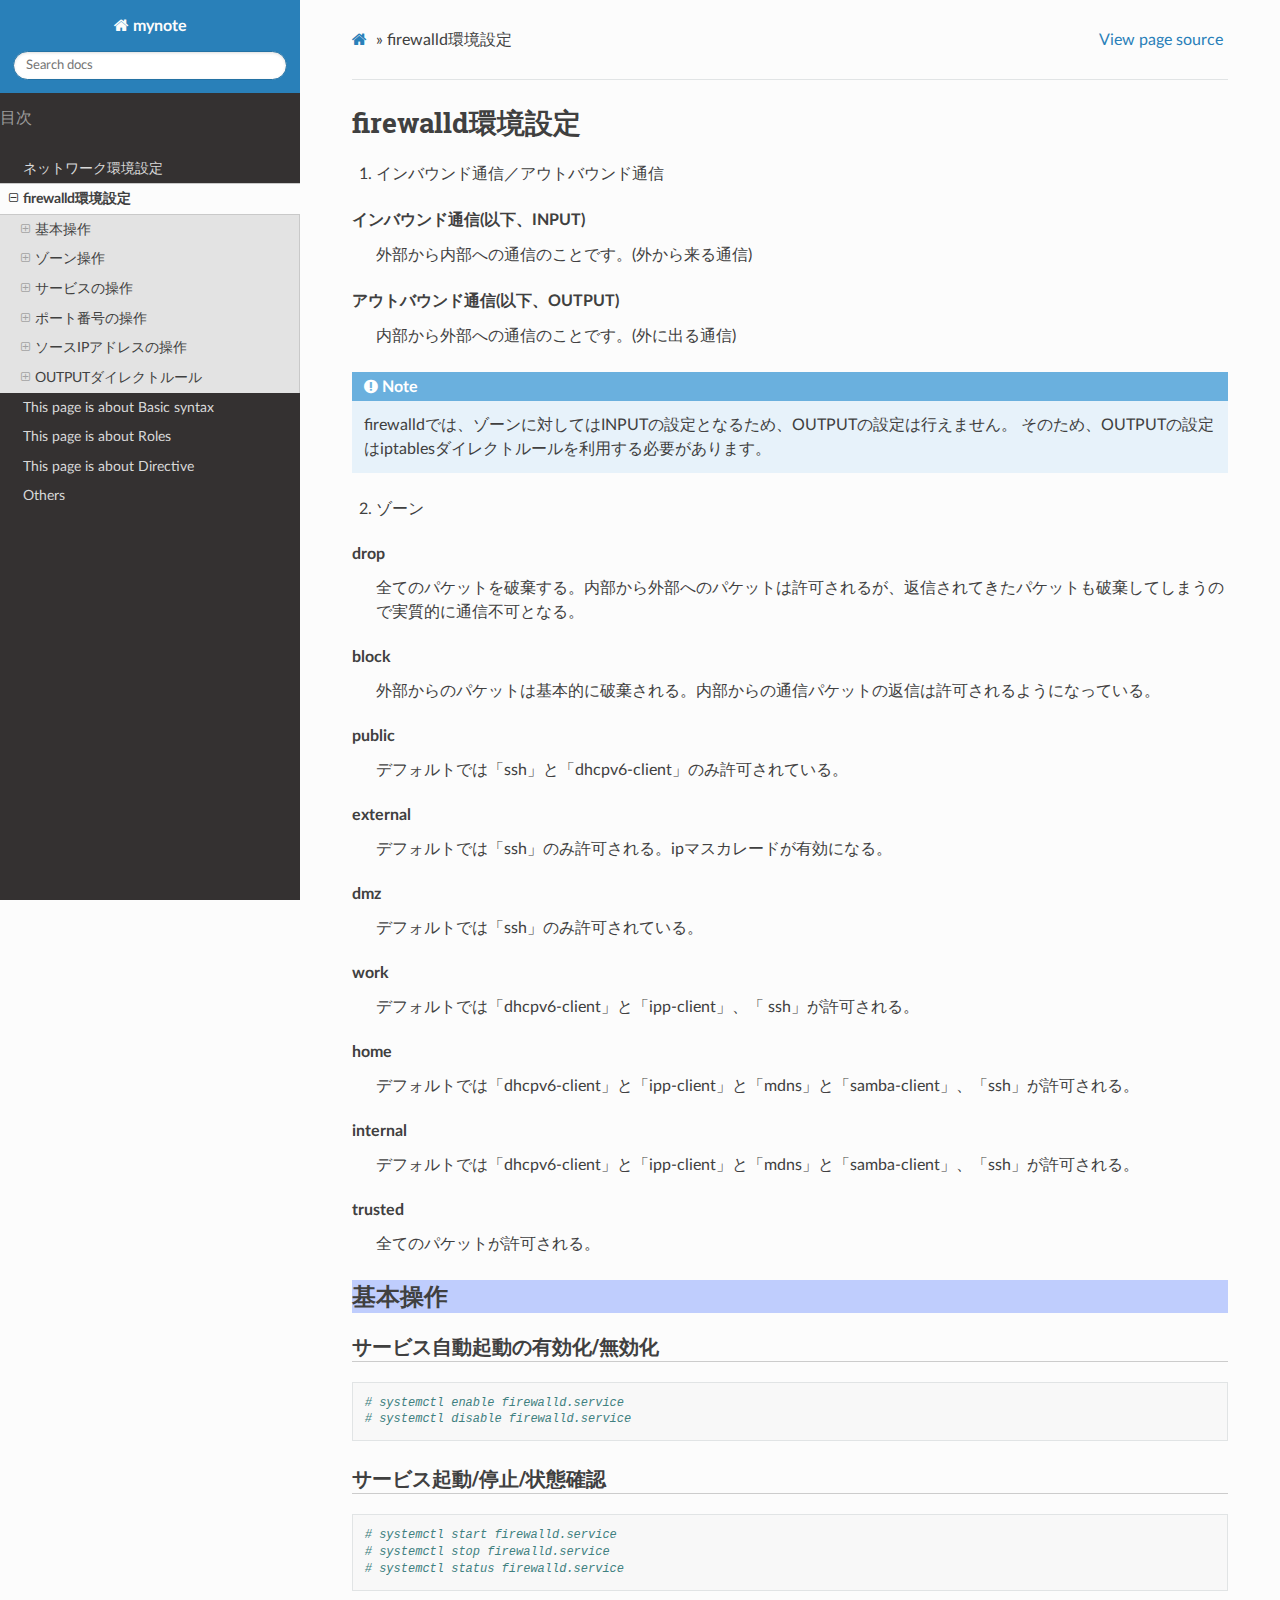
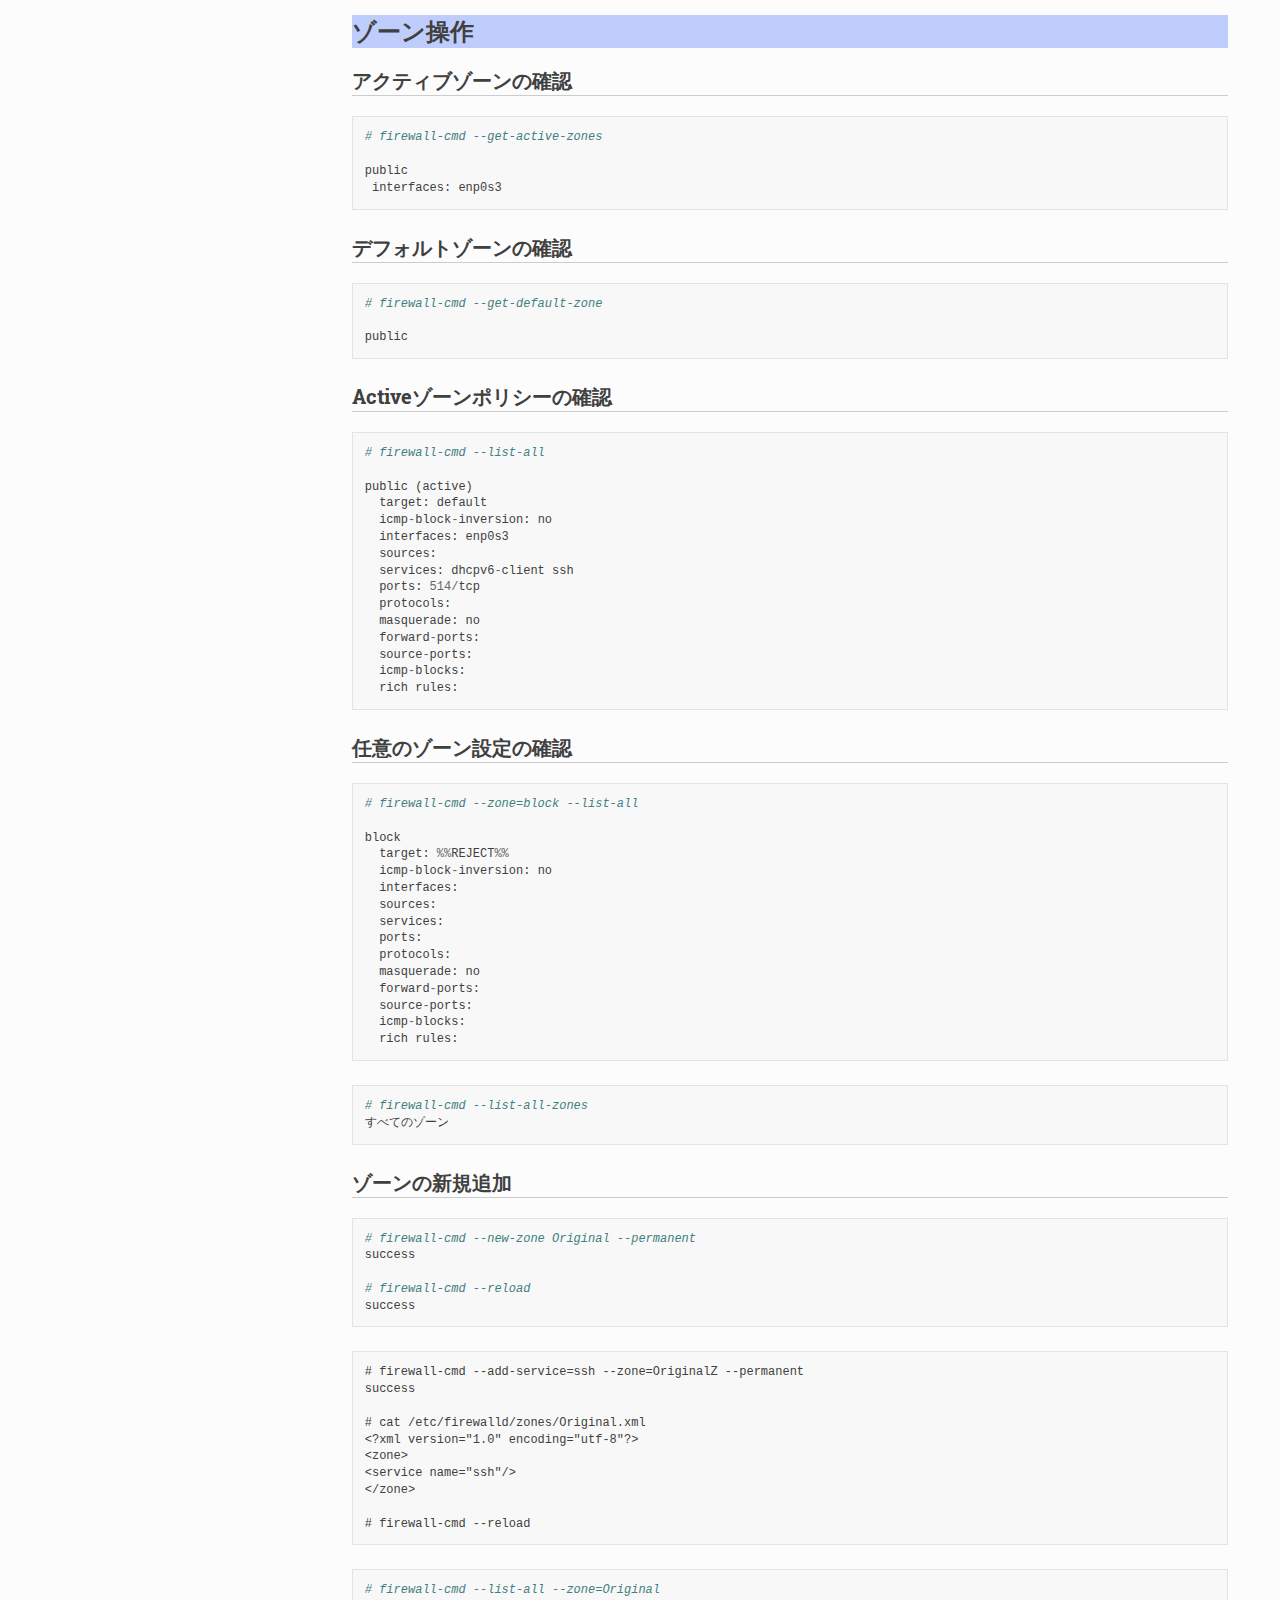
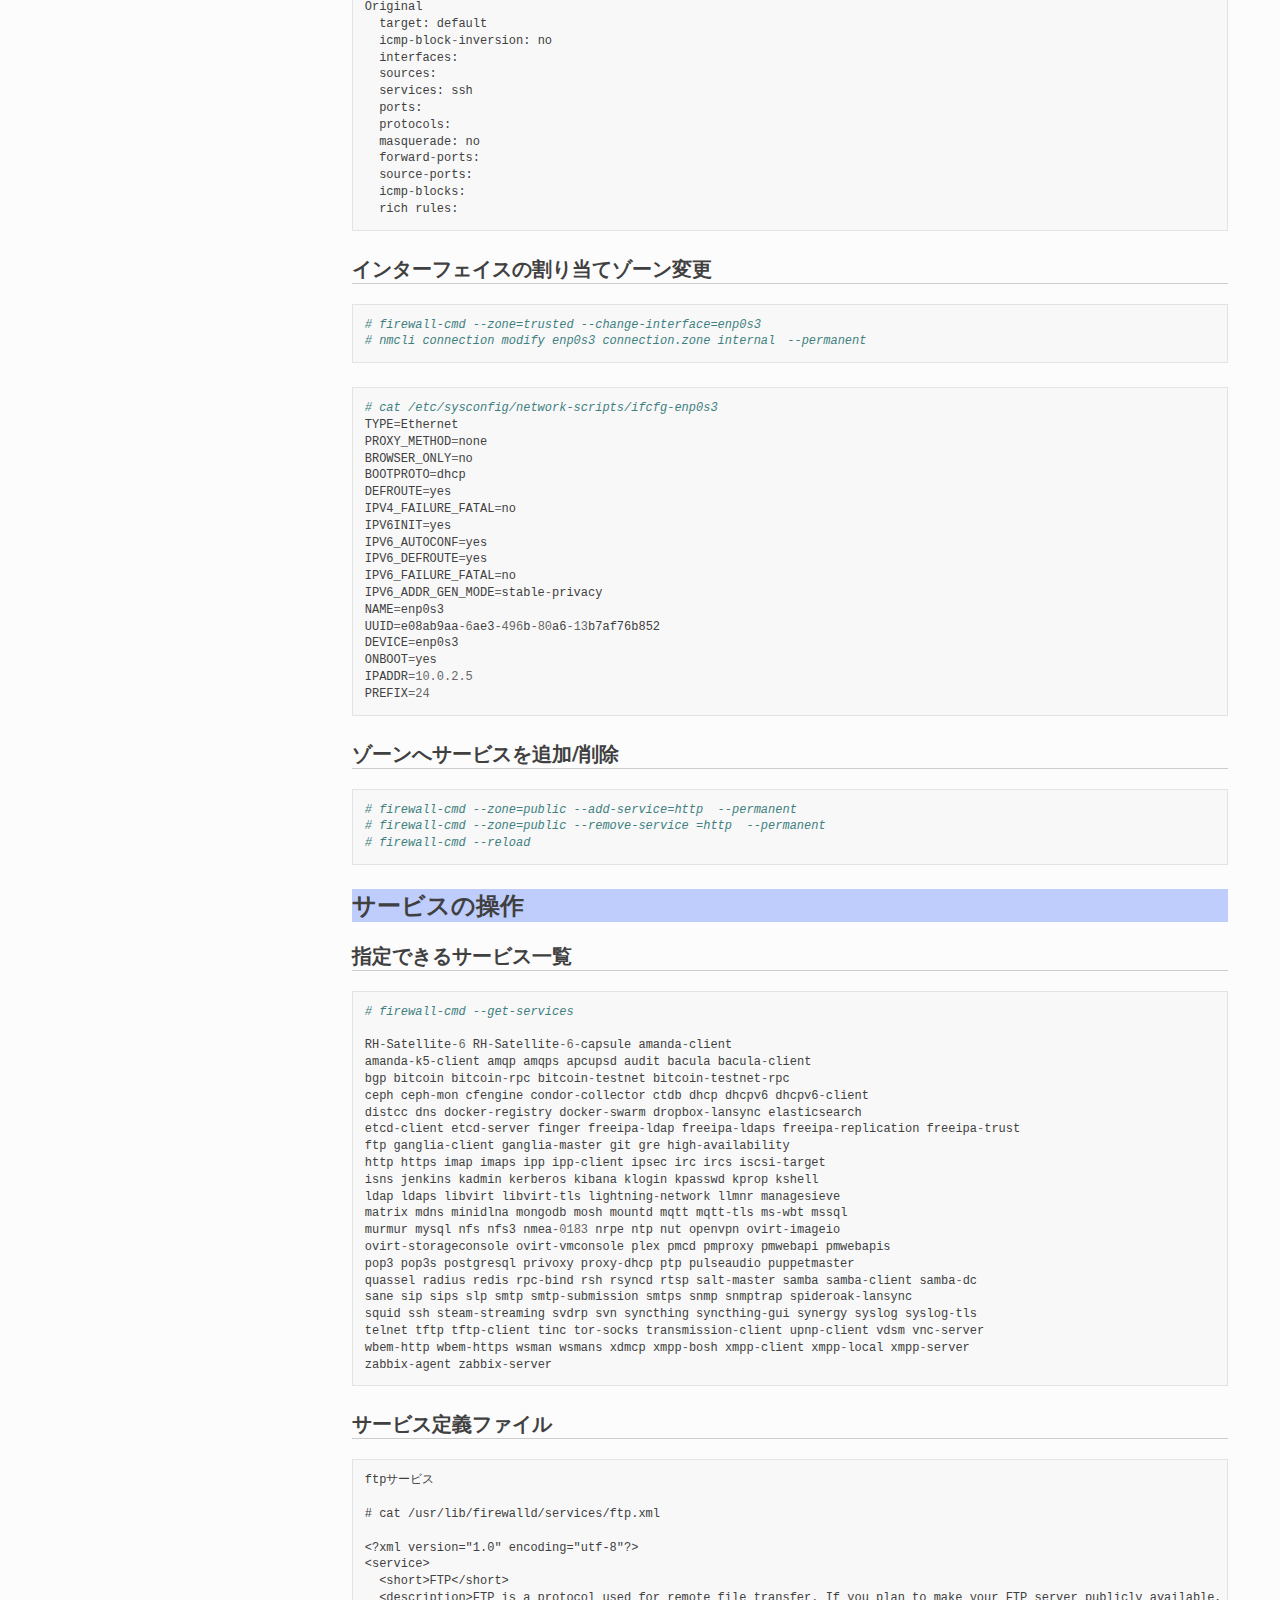
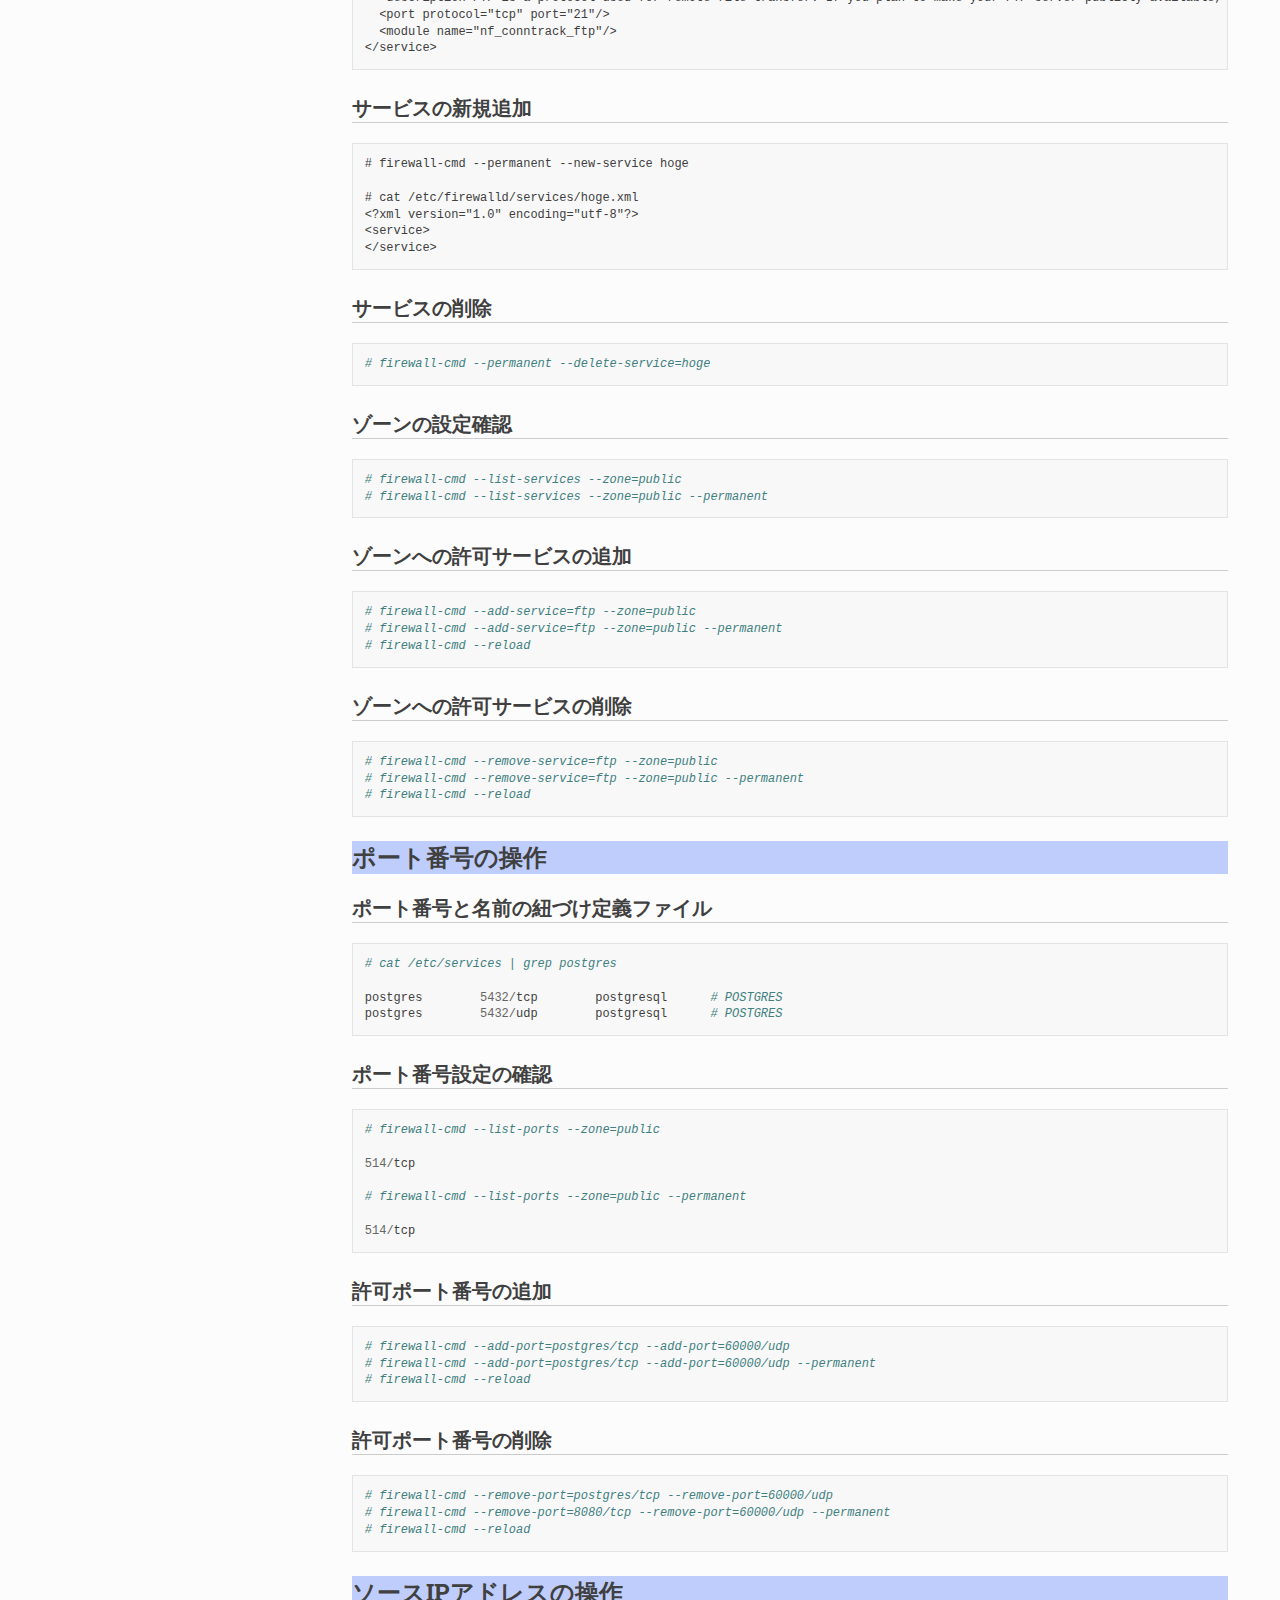
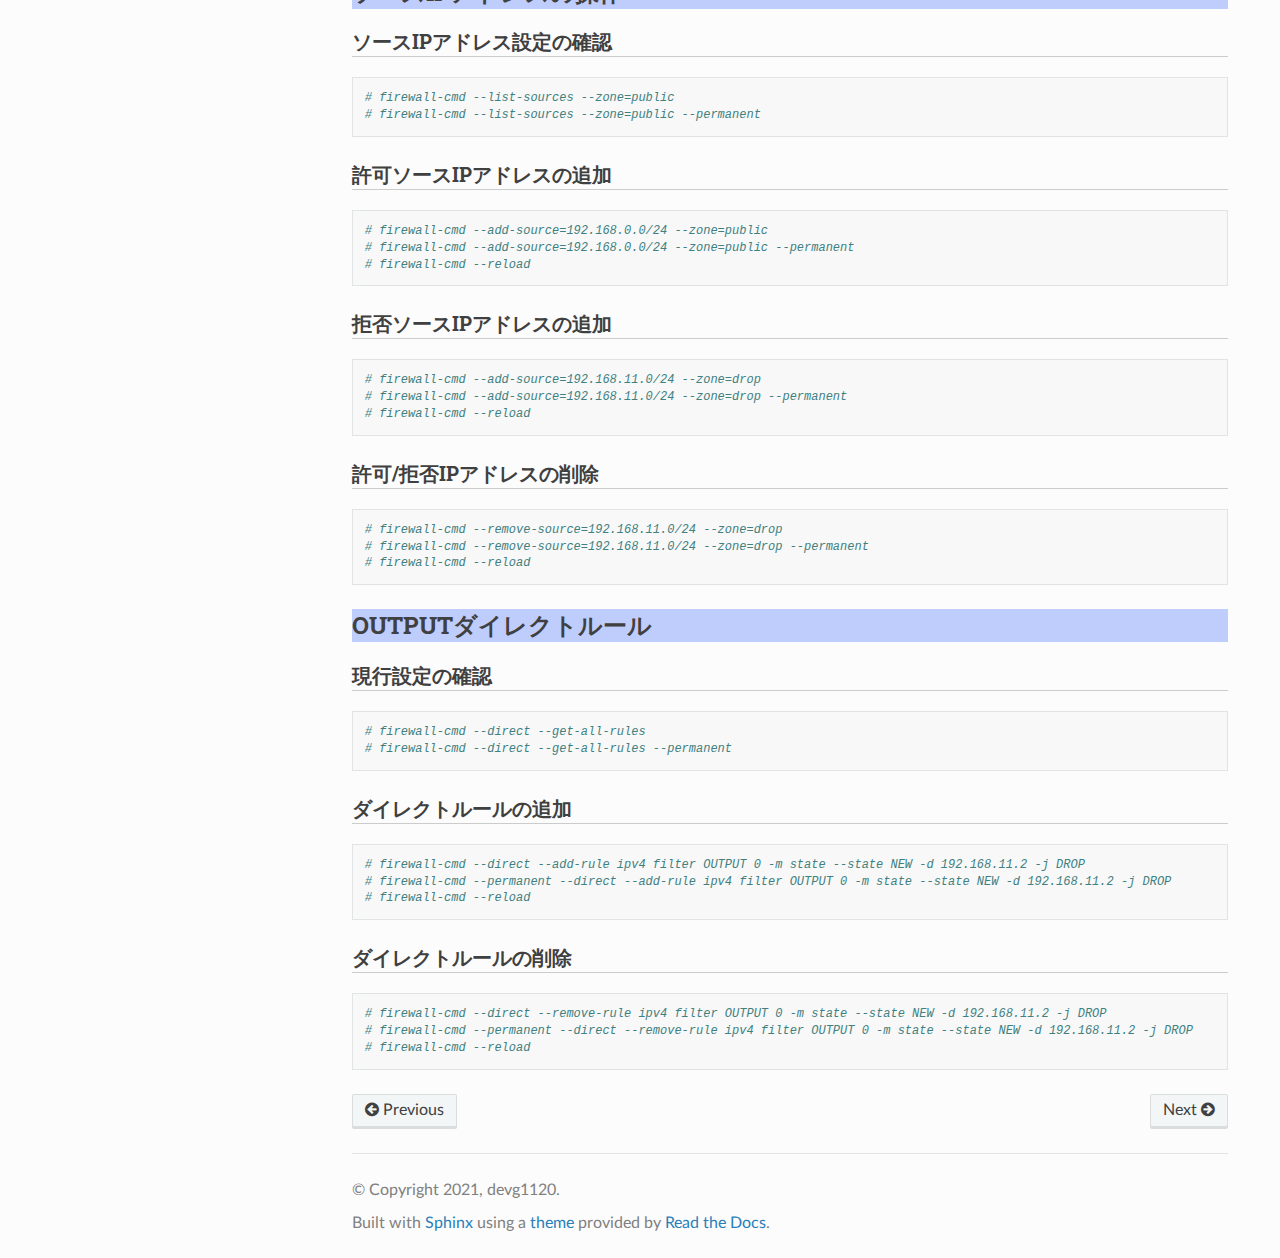
<file: docs/_2.chapter/firewalld.html>
<!DOCTYPE html>
<html class="writer-html5" lang="en" >
<head>
  <meta charset="utf-8" />
  <meta name="generator" content="Docutils 0.17: http://docutils.sourceforge.net/" />

  <meta name="viewport" content="width=device-width, initial-scale=1.0" />
  
  <title>firewalld環境設定 &mdash; mynote  documentation</title>
  

  
  <link rel="stylesheet" href="../_static/css/my_theme.css" type="text/css" />
  <link rel="stylesheet" href="../_static/pygments.css" type="text/css" />

  
  

  
  

  

  
  <!--[if lt IE 9]>
    <script src="../_static/js/html5shiv.min.js"></script>
  <![endif]-->
  
    
      <script type="text/javascript" id="documentation_options" data-url_root="../" src="../_static/documentation_options.js"></script>
        <script src="../_static/jquery.js"></script>
        <script src="../_static/underscore.js"></script>
        <script src="../_static/doctools.js"></script>
    
    <script type="text/javascript" src="../_static/js/theme.js"></script>

    
    <link rel="index" title="Index" href="../genindex.html" />
    <link rel="search" title="Search" href="../search.html" />
    <link rel="next" title="This page is about Basic syntax" href="../1.chapter/basic_syntax.html" />
    <link rel="prev" title="ネットワーク環境設定" href="../_1.chapter/network.html" /> 
</head>

<body class="wy-body-for-nav">

   
  <div class="wy-grid-for-nav">
    
    <nav data-toggle="wy-nav-shift" class="wy-nav-side">
      <div class="wy-side-scroll">
        <div class="wy-side-nav-search" >
          

          
            <a href="../index.html" class="icon icon-home"> mynote
          

          
          </a>

          
            
            
          

          
<div role="search">
  <form id="rtd-search-form" class="wy-form" action="../search.html" method="get">
    <input type="text" name="q" placeholder="Search docs" />
    <input type="hidden" name="check_keywords" value="yes" />
    <input type="hidden" name="area" value="default" />
  </form>
</div>

          
        </div>

        
        <div class="wy-menu wy-menu-vertical" data-spy="affix" role="navigation" aria-label="main navigation">
          
            
            
              
            
            
              <p><span class="caption-text">目次</span></p>
<ul class="current">
<li class="toctree-l1"><a class="reference internal" href="../_1.chapter/network.html">ネットワーク環境設定</a></li>
<li class="toctree-l1 current"><a class="current reference internal" href="#">firewalld環境設定</a><ul>
<li class="toctree-l2"><a class="reference internal" href="#id1">基本操作</a><ul>
<li class="toctree-l3"><a class="reference internal" href="#id2">サービス自動起動の有効化/無効化</a></li>
<li class="toctree-l3"><a class="reference internal" href="#id3">サービス起動/停止/状態確認</a></li>
</ul>
</li>
<li class="toctree-l2"><a class="reference internal" href="#id4">ゾーン操作</a><ul>
<li class="toctree-l3"><a class="reference internal" href="#id5">アクティブゾーンの確認</a></li>
<li class="toctree-l3"><a class="reference internal" href="#id6">デフォルトゾーンの確認</a></li>
<li class="toctree-l3"><a class="reference internal" href="#active">Activeゾーンポリシーの確認</a></li>
<li class="toctree-l3"><a class="reference internal" href="#id7">任意のゾーン設定の確認</a></li>
<li class="toctree-l3"><a class="reference internal" href="#id8">ゾーンの新規追加</a></li>
<li class="toctree-l3"><a class="reference internal" href="#id9">インターフェイスの割り当てゾーン変更</a></li>
<li class="toctree-l3"><a class="reference internal" href="#id10">ゾーンへサービスを追加/削除</a></li>
</ul>
</li>
<li class="toctree-l2"><a class="reference internal" href="#id11">サービスの操作</a><ul>
<li class="toctree-l3"><a class="reference internal" href="#id12">指定できるサービス一覧</a></li>
<li class="toctree-l3"><a class="reference internal" href="#id13">サービス定義ファイル</a></li>
<li class="toctree-l3"><a class="reference internal" href="#id14">サービスの新規追加</a></li>
<li class="toctree-l3"><a class="reference internal" href="#id15">サービスの削除</a></li>
<li class="toctree-l3"><a class="reference internal" href="#id16">ゾーンの設定確認</a></li>
<li class="toctree-l3"><a class="reference internal" href="#id17">ゾーンへの許可サービスの追加</a></li>
<li class="toctree-l3"><a class="reference internal" href="#id18">ゾーンへの許可サービスの削除</a></li>
</ul>
</li>
<li class="toctree-l2"><a class="reference internal" href="#id19">ポート番号の操作</a><ul>
<li class="toctree-l3"><a class="reference internal" href="#id20">ポート番号と名前の紐づけ定義ファイル</a></li>
<li class="toctree-l3"><a class="reference internal" href="#id21">ポート番号設定の確認</a></li>
<li class="toctree-l3"><a class="reference internal" href="#id22">許可ポート番号の追加</a></li>
<li class="toctree-l3"><a class="reference internal" href="#id23">許可ポート番号の削除</a></li>
</ul>
</li>
<li class="toctree-l2"><a class="reference internal" href="#ip">ソースIPアドレスの操作</a><ul>
<li class="toctree-l3"><a class="reference internal" href="#id24">ソースIPアドレス設定の確認</a></li>
<li class="toctree-l3"><a class="reference internal" href="#id25">許可ソースIPアドレスの追加</a></li>
<li class="toctree-l3"><a class="reference internal" href="#id26">拒否ソースIPアドレスの追加</a></li>
<li class="toctree-l3"><a class="reference internal" href="#id27">許可/拒否IPアドレスの削除</a></li>
</ul>
</li>
<li class="toctree-l2"><a class="reference internal" href="#output">OUTPUTダイレクトルール</a><ul>
<li class="toctree-l3"><a class="reference internal" href="#id28">現行設定の確認</a></li>
<li class="toctree-l3"><a class="reference internal" href="#id29">ダイレクトルールの追加</a></li>
<li class="toctree-l3"><a class="reference internal" href="#id30">ダイレクトルールの削除</a></li>
</ul>
</li>
</ul>
</li>
<li class="toctree-l1"><a class="reference internal" href="../1.chapter/basic_syntax.html">This page is about Basic syntax</a></li>
<li class="toctree-l1"><a class="reference internal" href="../1.chapter/roles.html">This page is about Roles</a></li>
<li class="toctree-l1"><a class="reference internal" href="../2.chapter/directive.html">This page is about Directive</a></li>
<li class="toctree-l1"><a class="reference internal" href="../3.chapter/others.html">Others</a></li>
</ul>

            
          
        </div>
        
      </div>
    </nav>

    <section data-toggle="wy-nav-shift" class="wy-nav-content-wrap">

      
      <nav class="wy-nav-top" aria-label="top navigation">
        
          <i data-toggle="wy-nav-top" class="fa fa-bars"></i>
          <a href="../index.html">mynote</a>
        
      </nav>


      <div class="wy-nav-content">
        
        <div class="rst-content">
        
          

















<div role="navigation" aria-label="breadcrumbs navigation">

  <ul class="wy-breadcrumbs">
    
      <li><a href="../index.html" class="icon icon-home"></a> &raquo;</li>
        
      <li>firewalld環境設定</li>
    
    
      <li class="wy-breadcrumbs-aside">
        
          
            <a href="../_sources/_2.chapter/firewalld.rst.txt" rel="nofollow"> View page source</a>
          
        
      </li>
    
  </ul>

  
  <hr/>
</div>
          <div role="main" class="document" itemscope="itemscope" itemtype="http://schema.org/Article">
           <div itemprop="articleBody">
            
  <section id="firewalld">
<h1>firewalld環境設定<a class="headerlink" href="#firewalld" title="Permalink to this headline">¶</a></h1>
<ol class="arabic simple">
<li><p>インバウンド通信／アウトバウンド通信</p></li>
</ol>
<ul class="simple">
<li><dl class="simple">
<dt>インバウンド通信(以下、INPUT)</dt><dd><p>外部から内部への通信のことです。(外から来る通信)</p>
</dd>
</dl>
</li>
<li><dl class="simple">
<dt>アウトバウンド通信(以下、OUTPUT)</dt><dd><p>内部から外部への通信のことです。(外に出る通信)</p>
</dd>
</dl>
</li>
</ul>
<div class="admonition note">
<p class="admonition-title">Note</p>
<p>firewalldでは、ゾーンに対してはINPUTの設定となるため、OUTPUTの設定は行えません。
そのため、OUTPUTの設定はiptablesダイレクトルールを利用する必要があります。</p>
</div>
<ol class="arabic simple" start="2">
<li><p>ゾーン</p></li>
</ol>
<ul class="simple">
<li><dl class="simple">
<dt>drop</dt><dd><p>全てのパケットを破棄する。内部から外部へのパケットは許可されるが、返信されてきたパケットも破棄してしまうので実質的に通信不可となる。</p>
</dd>
</dl>
</li>
<li><dl class="simple">
<dt>block</dt><dd><p>外部からのパケットは基本的に破棄される。内部からの通信パケットの返信は許可されるようになっている。</p>
</dd>
</dl>
</li>
<li><dl class="simple">
<dt>public</dt><dd><p>デフォルトでは「ssh」と「dhcpv6-client」のみ許可されている。</p>
</dd>
</dl>
</li>
<li><dl class="simple">
<dt>external</dt><dd><p>デフォルトでは「ssh」のみ許可される。ipマスカレードが有効になる。</p>
</dd>
</dl>
</li>
<li><dl class="simple">
<dt>dmz</dt><dd><p>デフォルトでは「ssh」のみ許可されている。</p>
</dd>
</dl>
</li>
<li><dl class="simple">
<dt>work</dt><dd><p>デフォルトでは「dhcpv6-client」と「ipp-client」、「 ssh」が許可される。</p>
</dd>
</dl>
</li>
<li><dl class="simple">
<dt>home</dt><dd><p>デフォルトでは「dhcpv6-client」と「ipp-client」と「mdns」と「samba-client」、「ssh」が許可される。</p>
</dd>
</dl>
</li>
<li><dl class="simple">
<dt>internal</dt><dd><p>デフォルトでは「dhcpv6-client」と「ipp-client」と「mdns」と「samba-client」、「ssh」が許可される。</p>
</dd>
</dl>
</li>
<li><dl class="simple">
<dt>trusted</dt><dd><p>全てのパケットが許可される。</p>
</dd>
</dl>
</li>
</ul>
<section id="id1">
<h2>基本操作<a class="headerlink" href="#id1" title="Permalink to this headline">¶</a></h2>
<section id="id2">
<h3>サービス自動起動の有効化/無効化<a class="headerlink" href="#id2" title="Permalink to this headline">¶</a></h3>
<div class="highlight-default notranslate"><div class="highlight"><pre><span></span><span class="c1"># systemctl enable firewalld.service</span>
<span class="c1"># systemctl disable firewalld.service</span>
</pre></div>
</div>
</section>
<section id="id3">
<h3>サービス起動/停止/状態確認<a class="headerlink" href="#id3" title="Permalink to this headline">¶</a></h3>
<div class="highlight-default notranslate"><div class="highlight"><pre><span></span><span class="c1"># systemctl start firewalld.service</span>
<span class="c1"># systemctl stop firewalld.service</span>
<span class="c1"># systemctl status firewalld.service</span>
</pre></div>
</div>
</section>
</section>
<section id="id4">
<h2>ゾーン操作<a class="headerlink" href="#id4" title="Permalink to this headline">¶</a></h2>
<section id="id5">
<h3>アクティブゾーンの確認<a class="headerlink" href="#id5" title="Permalink to this headline">¶</a></h3>
<div class="highlight-default notranslate"><div class="highlight"><pre><span></span><span class="c1"># firewall-cmd --get-active-zones</span>

<span class="n">public</span>
 <span class="n">interfaces</span><span class="p">:</span> <span class="n">enp0s3</span>
</pre></div>
</div>
</section>
<section id="id6">
<h3>デフォルトゾーンの確認<a class="headerlink" href="#id6" title="Permalink to this headline">¶</a></h3>
<div class="highlight-default notranslate"><div class="highlight"><pre><span></span><span class="c1"># firewall-cmd --get-default-zone</span>

<span class="n">public</span>
</pre></div>
</div>
</section>
<section id="active">
<h3>Activeゾーンポリシーの確認<a class="headerlink" href="#active" title="Permalink to this headline">¶</a></h3>
<div class="highlight-default notranslate"><div class="highlight"><pre><span></span><span class="c1"># firewall-cmd --list-all</span>

<span class="n">public</span> <span class="p">(</span><span class="n">active</span><span class="p">)</span>
  <span class="n">target</span><span class="p">:</span> <span class="n">default</span>
  <span class="n">icmp</span><span class="o">-</span><span class="n">block</span><span class="o">-</span><span class="n">inversion</span><span class="p">:</span> <span class="n">no</span>
  <span class="n">interfaces</span><span class="p">:</span> <span class="n">enp0s3</span>
  <span class="n">sources</span><span class="p">:</span>
  <span class="n">services</span><span class="p">:</span> <span class="n">dhcpv6</span><span class="o">-</span><span class="n">client</span> <span class="n">ssh</span>
  <span class="n">ports</span><span class="p">:</span> <span class="mi">514</span><span class="o">/</span><span class="n">tcp</span>
  <span class="n">protocols</span><span class="p">:</span>
  <span class="n">masquerade</span><span class="p">:</span> <span class="n">no</span>
  <span class="n">forward</span><span class="o">-</span><span class="n">ports</span><span class="p">:</span>
  <span class="n">source</span><span class="o">-</span><span class="n">ports</span><span class="p">:</span>
  <span class="n">icmp</span><span class="o">-</span><span class="n">blocks</span><span class="p">:</span>
  <span class="n">rich</span> <span class="n">rules</span><span class="p">:</span>
</pre></div>
</div>
</section>
<section id="id7">
<h3>任意のゾーン設定の確認<a class="headerlink" href="#id7" title="Permalink to this headline">¶</a></h3>
<div class="highlight-default notranslate"><div class="highlight"><pre><span></span><span class="c1"># firewall-cmd --zone=block --list-all</span>

<span class="n">block</span>
  <span class="n">target</span><span class="p">:</span> <span class="o">%%</span><span class="n">REJECT</span><span class="o">%%</span>
  <span class="n">icmp</span><span class="o">-</span><span class="n">block</span><span class="o">-</span><span class="n">inversion</span><span class="p">:</span> <span class="n">no</span>
  <span class="n">interfaces</span><span class="p">:</span>
  <span class="n">sources</span><span class="p">:</span>
  <span class="n">services</span><span class="p">:</span>
  <span class="n">ports</span><span class="p">:</span>
  <span class="n">protocols</span><span class="p">:</span>
  <span class="n">masquerade</span><span class="p">:</span> <span class="n">no</span>
  <span class="n">forward</span><span class="o">-</span><span class="n">ports</span><span class="p">:</span>
  <span class="n">source</span><span class="o">-</span><span class="n">ports</span><span class="p">:</span>
  <span class="n">icmp</span><span class="o">-</span><span class="n">blocks</span><span class="p">:</span>
  <span class="n">rich</span> <span class="n">rules</span><span class="p">:</span>
</pre></div>
</div>
<div class="highlight-default notranslate"><div class="highlight"><pre><span></span><span class="c1"># firewall-cmd --list-all-zones</span>
<span class="n">すべてのゾーン</span>
</pre></div>
</div>
</section>
<section id="id8">
<h3>ゾーンの新規追加<a class="headerlink" href="#id8" title="Permalink to this headline">¶</a></h3>
<div class="highlight-default notranslate"><div class="highlight"><pre><span></span><span class="c1"># firewall-cmd --new-zone Original --permanent</span>
<span class="n">success</span>

<span class="c1"># firewall-cmd --reload</span>
<span class="n">success</span>
</pre></div>
</div>
<div class="highlight-default notranslate"><div class="highlight"><pre><span></span># firewall-cmd --add-service=ssh --zone=OriginalZ --permanent
success

# cat /etc/firewalld/zones/Original.xml
&lt;?xml version=&quot;1.0&quot; encoding=&quot;utf-8&quot;?&gt;
&lt;zone&gt;
&lt;service name=&quot;ssh&quot;/&gt;
&lt;/zone&gt;

# firewall-cmd --reload
</pre></div>
</div>
<div class="highlight-default notranslate"><div class="highlight"><pre><span></span><span class="c1"># firewall-cmd --list-all --zone=Original</span>
<span class="n">Original</span>
  <span class="n">target</span><span class="p">:</span> <span class="n">default</span>
  <span class="n">icmp</span><span class="o">-</span><span class="n">block</span><span class="o">-</span><span class="n">inversion</span><span class="p">:</span> <span class="n">no</span>
  <span class="n">interfaces</span><span class="p">:</span>
  <span class="n">sources</span><span class="p">:</span>
  <span class="n">services</span><span class="p">:</span> <span class="n">ssh</span>
  <span class="n">ports</span><span class="p">:</span>
  <span class="n">protocols</span><span class="p">:</span>
  <span class="n">masquerade</span><span class="p">:</span> <span class="n">no</span>
  <span class="n">forward</span><span class="o">-</span><span class="n">ports</span><span class="p">:</span>
  <span class="n">source</span><span class="o">-</span><span class="n">ports</span><span class="p">:</span>
  <span class="n">icmp</span><span class="o">-</span><span class="n">blocks</span><span class="p">:</span>
  <span class="n">rich</span> <span class="n">rules</span><span class="p">:</span>
</pre></div>
</div>
</section>
<section id="id9">
<h3>インターフェイスの割り当てゾーン変更<a class="headerlink" href="#id9" title="Permalink to this headline">¶</a></h3>
<div class="highlight-default notranslate"><div class="highlight"><pre><span></span><span class="c1"># firewall-cmd --zone=trusted --change-interface=enp0s3</span>
<span class="c1"># nmcli connection modify enp0s3 connection.zone internal　--permanent</span>
</pre></div>
</div>
<div class="highlight-default notranslate"><div class="highlight"><pre><span></span><span class="c1"># cat /etc/sysconfig/network-scripts/ifcfg-enp0s3</span>
<span class="n">TYPE</span><span class="o">=</span><span class="n">Ethernet</span>
<span class="n">PROXY_METHOD</span><span class="o">=</span><span class="n">none</span>
<span class="n">BROWSER_ONLY</span><span class="o">=</span><span class="n">no</span>
<span class="n">BOOTPROTO</span><span class="o">=</span><span class="n">dhcp</span>
<span class="n">DEFROUTE</span><span class="o">=</span><span class="n">yes</span>
<span class="n">IPV4_FAILURE_FATAL</span><span class="o">=</span><span class="n">no</span>
<span class="n">IPV6INIT</span><span class="o">=</span><span class="n">yes</span>
<span class="n">IPV6_AUTOCONF</span><span class="o">=</span><span class="n">yes</span>
<span class="n">IPV6_DEFROUTE</span><span class="o">=</span><span class="n">yes</span>
<span class="n">IPV6_FAILURE_FATAL</span><span class="o">=</span><span class="n">no</span>
<span class="n">IPV6_ADDR_GEN_MODE</span><span class="o">=</span><span class="n">stable</span><span class="o">-</span><span class="n">privacy</span>
<span class="n">NAME</span><span class="o">=</span><span class="n">enp0s3</span>
<span class="n">UUID</span><span class="o">=</span><span class="n">e08ab9aa</span><span class="o">-</span><span class="mi">6</span><span class="n">ae3</span><span class="o">-</span><span class="mi">496</span><span class="n">b</span><span class="o">-</span><span class="mi">80</span><span class="n">a6</span><span class="o">-</span><span class="mi">13</span><span class="n">b7af76b852</span>
<span class="n">DEVICE</span><span class="o">=</span><span class="n">enp0s3</span>
<span class="n">ONBOOT</span><span class="o">=</span><span class="n">yes</span>
<span class="n">IPADDR</span><span class="o">=</span><span class="mf">10.0</span><span class="o">.</span><span class="mf">2.5</span>
<span class="n">PREFIX</span><span class="o">=</span><span class="mi">24</span>
</pre></div>
</div>
</section>
<section id="id10">
<h3>ゾーンへサービスを追加/削除<a class="headerlink" href="#id10" title="Permalink to this headline">¶</a></h3>
<div class="highlight-default notranslate"><div class="highlight"><pre><span></span><span class="c1"># firewall-cmd --zone=public --add-service=http  --permanent</span>
<span class="c1"># firewall-cmd --zone=public --remove-service =http  --permanent</span>
<span class="c1"># firewall-cmd --reload</span>
</pre></div>
</div>
</section>
</section>
<section id="id11">
<h2>サービスの操作<a class="headerlink" href="#id11" title="Permalink to this headline">¶</a></h2>
<section id="id12">
<h3>指定できるサービス一覧<a class="headerlink" href="#id12" title="Permalink to this headline">¶</a></h3>
<div class="highlight-default notranslate"><div class="highlight"><pre><span></span><span class="c1"># firewall-cmd --get-services</span>

<span class="n">RH</span><span class="o">-</span><span class="n">Satellite</span><span class="o">-</span><span class="mi">6</span> <span class="n">RH</span><span class="o">-</span><span class="n">Satellite</span><span class="o">-</span><span class="mi">6</span><span class="o">-</span><span class="n">capsule</span> <span class="n">amanda</span><span class="o">-</span><span class="n">client</span>
<span class="n">amanda</span><span class="o">-</span><span class="n">k5</span><span class="o">-</span><span class="n">client</span> <span class="n">amqp</span> <span class="n">amqps</span> <span class="n">apcupsd</span> <span class="n">audit</span> <span class="n">bacula</span> <span class="n">bacula</span><span class="o">-</span><span class="n">client</span>
<span class="n">bgp</span> <span class="n">bitcoin</span> <span class="n">bitcoin</span><span class="o">-</span><span class="n">rpc</span> <span class="n">bitcoin</span><span class="o">-</span><span class="n">testnet</span> <span class="n">bitcoin</span><span class="o">-</span><span class="n">testnet</span><span class="o">-</span><span class="n">rpc</span>
<span class="n">ceph</span> <span class="n">ceph</span><span class="o">-</span><span class="n">mon</span> <span class="n">cfengine</span> <span class="n">condor</span><span class="o">-</span><span class="n">collector</span> <span class="n">ctdb</span> <span class="n">dhcp</span> <span class="n">dhcpv6</span> <span class="n">dhcpv6</span><span class="o">-</span><span class="n">client</span>
<span class="n">distcc</span> <span class="n">dns</span> <span class="n">docker</span><span class="o">-</span><span class="n">registry</span> <span class="n">docker</span><span class="o">-</span><span class="n">swarm</span> <span class="n">dropbox</span><span class="o">-</span><span class="n">lansync</span> <span class="n">elasticsearch</span>
<span class="n">etcd</span><span class="o">-</span><span class="n">client</span> <span class="n">etcd</span><span class="o">-</span><span class="n">server</span> <span class="n">finger</span> <span class="n">freeipa</span><span class="o">-</span><span class="n">ldap</span> <span class="n">freeipa</span><span class="o">-</span><span class="n">ldaps</span> <span class="n">freeipa</span><span class="o">-</span><span class="n">replication</span> <span class="n">freeipa</span><span class="o">-</span><span class="n">trust</span>
<span class="n">ftp</span> <span class="n">ganglia</span><span class="o">-</span><span class="n">client</span> <span class="n">ganglia</span><span class="o">-</span><span class="n">master</span> <span class="n">git</span> <span class="n">gre</span> <span class="n">high</span><span class="o">-</span><span class="n">availability</span>
<span class="n">http</span> <span class="n">https</span> <span class="n">imap</span> <span class="n">imaps</span> <span class="n">ipp</span> <span class="n">ipp</span><span class="o">-</span><span class="n">client</span> <span class="n">ipsec</span> <span class="n">irc</span> <span class="n">ircs</span> <span class="n">iscsi</span><span class="o">-</span><span class="n">target</span>
<span class="n">isns</span> <span class="n">jenkins</span> <span class="n">kadmin</span> <span class="n">kerberos</span> <span class="n">kibana</span> <span class="n">klogin</span> <span class="n">kpasswd</span> <span class="n">kprop</span> <span class="n">kshell</span>
<span class="n">ldap</span> <span class="n">ldaps</span> <span class="n">libvirt</span> <span class="n">libvirt</span><span class="o">-</span><span class="n">tls</span> <span class="n">lightning</span><span class="o">-</span><span class="n">network</span> <span class="n">llmnr</span> <span class="n">managesieve</span>
<span class="n">matrix</span> <span class="n">mdns</span> <span class="n">minidlna</span> <span class="n">mongodb</span> <span class="n">mosh</span> <span class="n">mountd</span> <span class="n">mqtt</span> <span class="n">mqtt</span><span class="o">-</span><span class="n">tls</span> <span class="n">ms</span><span class="o">-</span><span class="n">wbt</span> <span class="n">mssql</span>
<span class="n">murmur</span> <span class="n">mysql</span> <span class="n">nfs</span> <span class="n">nfs3</span> <span class="n">nmea</span><span class="o">-</span><span class="mi">0183</span> <span class="n">nrpe</span> <span class="n">ntp</span> <span class="n">nut</span> <span class="n">openvpn</span> <span class="n">ovirt</span><span class="o">-</span><span class="n">imageio</span>
<span class="n">ovirt</span><span class="o">-</span><span class="n">storageconsole</span> <span class="n">ovirt</span><span class="o">-</span><span class="n">vmconsole</span> <span class="n">plex</span> <span class="n">pmcd</span> <span class="n">pmproxy</span> <span class="n">pmwebapi</span> <span class="n">pmwebapis</span>
<span class="n">pop3</span> <span class="n">pop3s</span> <span class="n">postgresql</span> <span class="n">privoxy</span> <span class="n">proxy</span><span class="o">-</span><span class="n">dhcp</span> <span class="n">ptp</span> <span class="n">pulseaudio</span> <span class="n">puppetmaster</span>
<span class="n">quassel</span> <span class="n">radius</span> <span class="n">redis</span> <span class="n">rpc</span><span class="o">-</span><span class="n">bind</span> <span class="n">rsh</span> <span class="n">rsyncd</span> <span class="n">rtsp</span> <span class="n">salt</span><span class="o">-</span><span class="n">master</span> <span class="n">samba</span> <span class="n">samba</span><span class="o">-</span><span class="n">client</span> <span class="n">samba</span><span class="o">-</span><span class="n">dc</span>
<span class="n">sane</span> <span class="n">sip</span> <span class="n">sips</span> <span class="n">slp</span> <span class="n">smtp</span> <span class="n">smtp</span><span class="o">-</span><span class="n">submission</span> <span class="n">smtps</span> <span class="n">snmp</span> <span class="n">snmptrap</span> <span class="n">spideroak</span><span class="o">-</span><span class="n">lansync</span>
<span class="n">squid</span> <span class="n">ssh</span> <span class="n">steam</span><span class="o">-</span><span class="n">streaming</span> <span class="n">svdrp</span> <span class="n">svn</span> <span class="n">syncthing</span> <span class="n">syncthing</span><span class="o">-</span><span class="n">gui</span> <span class="n">synergy</span> <span class="n">syslog</span> <span class="n">syslog</span><span class="o">-</span><span class="n">tls</span>
<span class="n">telnet</span> <span class="n">tftp</span> <span class="n">tftp</span><span class="o">-</span><span class="n">client</span> <span class="n">tinc</span> <span class="n">tor</span><span class="o">-</span><span class="n">socks</span> <span class="n">transmission</span><span class="o">-</span><span class="n">client</span> <span class="n">upnp</span><span class="o">-</span><span class="n">client</span> <span class="n">vdsm</span> <span class="n">vnc</span><span class="o">-</span><span class="n">server</span>
<span class="n">wbem</span><span class="o">-</span><span class="n">http</span> <span class="n">wbem</span><span class="o">-</span><span class="n">https</span> <span class="n">wsman</span> <span class="n">wsmans</span> <span class="n">xdmcp</span> <span class="n">xmpp</span><span class="o">-</span><span class="n">bosh</span> <span class="n">xmpp</span><span class="o">-</span><span class="n">client</span> <span class="n">xmpp</span><span class="o">-</span><span class="n">local</span> <span class="n">xmpp</span><span class="o">-</span><span class="n">server</span>
<span class="n">zabbix</span><span class="o">-</span><span class="n">agent</span> <span class="n">zabbix</span><span class="o">-</span><span class="n">server</span>
</pre></div>
</div>
</section>
<section id="id13">
<h3>サービス定義ファイル<a class="headerlink" href="#id13" title="Permalink to this headline">¶</a></h3>
<div class="highlight-default notranslate"><div class="highlight"><pre><span></span>ftpサービス

# cat /usr/lib/firewalld/services/ftp.xml

&lt;?xml version=&quot;1.0&quot; encoding=&quot;utf-8&quot;?&gt;
&lt;service&gt;
  &lt;short&gt;FTP&lt;/short&gt;
  &lt;description&gt;FTP is a protocol used for remote file transfer. If you plan to make your FTP server publicly available, enable this option. You need the vsftpd package installed for this option to be useful.&lt;/description&gt;
  &lt;port protocol=&quot;tcp&quot; port=&quot;21&quot;/&gt;
  &lt;module name=&quot;nf_conntrack_ftp&quot;/&gt;
&lt;/service&gt;
</pre></div>
</div>
</section>
<section id="id14">
<h3>サービスの新規追加<a class="headerlink" href="#id14" title="Permalink to this headline">¶</a></h3>
<div class="highlight-default notranslate"><div class="highlight"><pre><span></span># firewall-cmd --permanent --new-service hoge

# cat /etc/firewalld/services/hoge.xml
&lt;?xml version=&quot;1.0&quot; encoding=&quot;utf-8&quot;?&gt;
&lt;service&gt;
&lt;/service&gt;
</pre></div>
</div>
</section>
<section id="id15">
<h3>サービスの削除<a class="headerlink" href="#id15" title="Permalink to this headline">¶</a></h3>
<div class="highlight-default notranslate"><div class="highlight"><pre><span></span><span class="c1"># firewall-cmd --permanent --delete-service=hoge</span>
</pre></div>
</div>
</section>
<section id="id16">
<h3>ゾーンの設定確認<a class="headerlink" href="#id16" title="Permalink to this headline">¶</a></h3>
<div class="highlight-default notranslate"><div class="highlight"><pre><span></span><span class="c1"># firewall-cmd --list-services --zone=public</span>
<span class="c1"># firewall-cmd --list-services --zone=public --permanent</span>
</pre></div>
</div>
</section>
<section id="id17">
<h3>ゾーンへの許可サービスの追加<a class="headerlink" href="#id17" title="Permalink to this headline">¶</a></h3>
<div class="highlight-default notranslate"><div class="highlight"><pre><span></span><span class="c1"># firewall-cmd --add-service=ftp --zone=public</span>
<span class="c1"># firewall-cmd --add-service=ftp --zone=public --permanent</span>
<span class="c1"># firewall-cmd --reload</span>
</pre></div>
</div>
</section>
<section id="id18">
<h3>ゾーンへの許可サービスの削除<a class="headerlink" href="#id18" title="Permalink to this headline">¶</a></h3>
<div class="highlight-default notranslate"><div class="highlight"><pre><span></span><span class="c1"># firewall-cmd --remove-service=ftp --zone=public</span>
<span class="c1"># firewall-cmd --remove-service=ftp --zone=public --permanent</span>
<span class="c1"># firewall-cmd --reload</span>
</pre></div>
</div>
</section>
</section>
<section id="id19">
<h2>ポート番号の操作<a class="headerlink" href="#id19" title="Permalink to this headline">¶</a></h2>
<section id="id20">
<h3>ポート番号と名前の紐づけ定義ファイル<a class="headerlink" href="#id20" title="Permalink to this headline">¶</a></h3>
<div class="highlight-default notranslate"><div class="highlight"><pre><span></span><span class="c1"># cat /etc/services | grep postgres</span>

<span class="n">postgres</span>        <span class="mi">5432</span><span class="o">/</span><span class="n">tcp</span>        <span class="n">postgresql</span>      <span class="c1"># POSTGRES</span>
<span class="n">postgres</span>        <span class="mi">5432</span><span class="o">/</span><span class="n">udp</span>        <span class="n">postgresql</span>      <span class="c1"># POSTGRES</span>
</pre></div>
</div>
</section>
<section id="id21">
<h3>ポート番号設定の確認<a class="headerlink" href="#id21" title="Permalink to this headline">¶</a></h3>
<div class="highlight-default notranslate"><div class="highlight"><pre><span></span><span class="c1"># firewall-cmd --list-ports --zone=public</span>

<span class="mi">514</span><span class="o">/</span><span class="n">tcp</span>

<span class="c1"># firewall-cmd --list-ports --zone=public --permanent</span>

<span class="mi">514</span><span class="o">/</span><span class="n">tcp</span>
</pre></div>
</div>
</section>
<section id="id22">
<h3>許可ポート番号の追加<a class="headerlink" href="#id22" title="Permalink to this headline">¶</a></h3>
<div class="highlight-default notranslate"><div class="highlight"><pre><span></span><span class="c1"># firewall-cmd --add-port=postgres/tcp --add-port=60000/udp</span>
<span class="c1"># firewall-cmd --add-port=postgres/tcp --add-port=60000/udp --permanent</span>
<span class="c1"># firewall-cmd --reload</span>
</pre></div>
</div>
</section>
<section id="id23">
<h3>許可ポート番号の削除<a class="headerlink" href="#id23" title="Permalink to this headline">¶</a></h3>
<div class="highlight-default notranslate"><div class="highlight"><pre><span></span><span class="c1"># firewall-cmd --remove-port=postgres/tcp --remove-port=60000/udp</span>
<span class="c1"># firewall-cmd --remove-port=8080/tcp --remove-port=60000/udp --permanent</span>
<span class="c1"># firewall-cmd --reload</span>
</pre></div>
</div>
</section>
</section>
<section id="ip">
<h2>ソースIPアドレスの操作<a class="headerlink" href="#ip" title="Permalink to this headline">¶</a></h2>
<section id="id24">
<h3>ソースIPアドレス設定の確認<a class="headerlink" href="#id24" title="Permalink to this headline">¶</a></h3>
<div class="highlight-default notranslate"><div class="highlight"><pre><span></span><span class="c1"># firewall-cmd --list-sources --zone=public</span>
<span class="c1"># firewall-cmd --list-sources --zone=public --permanent</span>
</pre></div>
</div>
</section>
<section id="id25">
<h3>許可ソースIPアドレスの追加<a class="headerlink" href="#id25" title="Permalink to this headline">¶</a></h3>
<div class="highlight-default notranslate"><div class="highlight"><pre><span></span><span class="c1"># firewall-cmd --add-source=192.168.0.0/24 --zone=public</span>
<span class="c1"># firewall-cmd --add-source=192.168.0.0/24 --zone=public --permanent</span>
<span class="c1"># firewall-cmd --reload</span>
</pre></div>
</div>
</section>
<section id="id26">
<h3>拒否ソースIPアドレスの追加<a class="headerlink" href="#id26" title="Permalink to this headline">¶</a></h3>
<div class="highlight-default notranslate"><div class="highlight"><pre><span></span><span class="c1"># firewall-cmd --add-source=192.168.11.0/24 --zone=drop</span>
<span class="c1"># firewall-cmd --add-source=192.168.11.0/24 --zone=drop --permanent</span>
<span class="c1"># firewall-cmd --reload</span>
</pre></div>
</div>
</section>
<section id="id27">
<h3>許可/拒否IPアドレスの削除<a class="headerlink" href="#id27" title="Permalink to this headline">¶</a></h3>
<div class="highlight-default notranslate"><div class="highlight"><pre><span></span><span class="c1"># firewall-cmd --remove-source=192.168.11.0/24 --zone=drop</span>
<span class="c1"># firewall-cmd --remove-source=192.168.11.0/24 --zone=drop --permanent</span>
<span class="c1"># firewall-cmd --reload</span>
</pre></div>
</div>
</section>
</section>
<section id="output">
<h2>OUTPUTダイレクトルール<a class="headerlink" href="#output" title="Permalink to this headline">¶</a></h2>
<section id="id28">
<h3>現行設定の確認<a class="headerlink" href="#id28" title="Permalink to this headline">¶</a></h3>
<div class="highlight-default notranslate"><div class="highlight"><pre><span></span><span class="c1"># firewall-cmd --direct --get-all-rules</span>
<span class="c1"># firewall-cmd --direct --get-all-rules --permanent</span>
</pre></div>
</div>
</section>
<section id="id29">
<h3>ダイレクトルールの追加<a class="headerlink" href="#id29" title="Permalink to this headline">¶</a></h3>
<div class="highlight-default notranslate"><div class="highlight"><pre><span></span><span class="c1"># firewall-cmd --direct --add-rule ipv4 filter OUTPUT 0 -m state --state NEW -d 192.168.11.2 -j DROP</span>
<span class="c1"># firewall-cmd --permanent --direct --add-rule ipv4 filter OUTPUT 0 -m state --state NEW -d 192.168.11.2 -j DROP</span>
<span class="c1"># firewall-cmd --reload</span>
</pre></div>
</div>
</section>
<section id="id30">
<h3>ダイレクトルールの削除<a class="headerlink" href="#id30" title="Permalink to this headline">¶</a></h3>
<div class="highlight-default notranslate"><div class="highlight"><pre><span></span><span class="c1"># firewall-cmd --direct --remove-rule ipv4 filter OUTPUT 0 -m state --state NEW -d 192.168.11.2 -j DROP</span>
<span class="c1"># firewall-cmd --permanent --direct --remove-rule ipv4 filter OUTPUT 0 -m state --state NEW -d 192.168.11.2 -j DROP</span>
<span class="c1"># firewall-cmd --reload</span>
</pre></div>
</div>
</section>
</section>
</section>


           </div>
           
          </div>
          <footer>
    <div class="rst-footer-buttons" role="navigation" aria-label="footer navigation">
        <a href="../1.chapter/basic_syntax.html" class="btn btn-neutral float-right" title="This page is about Basic syntax" accesskey="n" rel="next">Next <span class="fa fa-arrow-circle-right" aria-hidden="true"></span></a>
        <a href="../_1.chapter/network.html" class="btn btn-neutral float-left" title="ネットワーク環境設定" accesskey="p" rel="prev"><span class="fa fa-arrow-circle-left" aria-hidden="true"></span> Previous</a>
    </div>

  <hr/>

  <div role="contentinfo">
    <p>
        &#169; Copyright 2021, devg1120.

    </p>
  </div>
    
    
    
    Built with <a href="https://www.sphinx-doc.org/">Sphinx</a> using a
    
    <a href="https://github.com/readthedocs/sphinx_rtd_theme">theme</a>
    
    provided by <a href="https://readthedocs.org">Read the Docs</a>. 

</footer>
        </div>
      </div>

    </section>

  </div>
  

  <script type="text/javascript">
      jQuery(function () {
          SphinxRtdTheme.Navigation.enable(true);
      });
  </script>

  
  
    
   

</body>
</html>
</file>
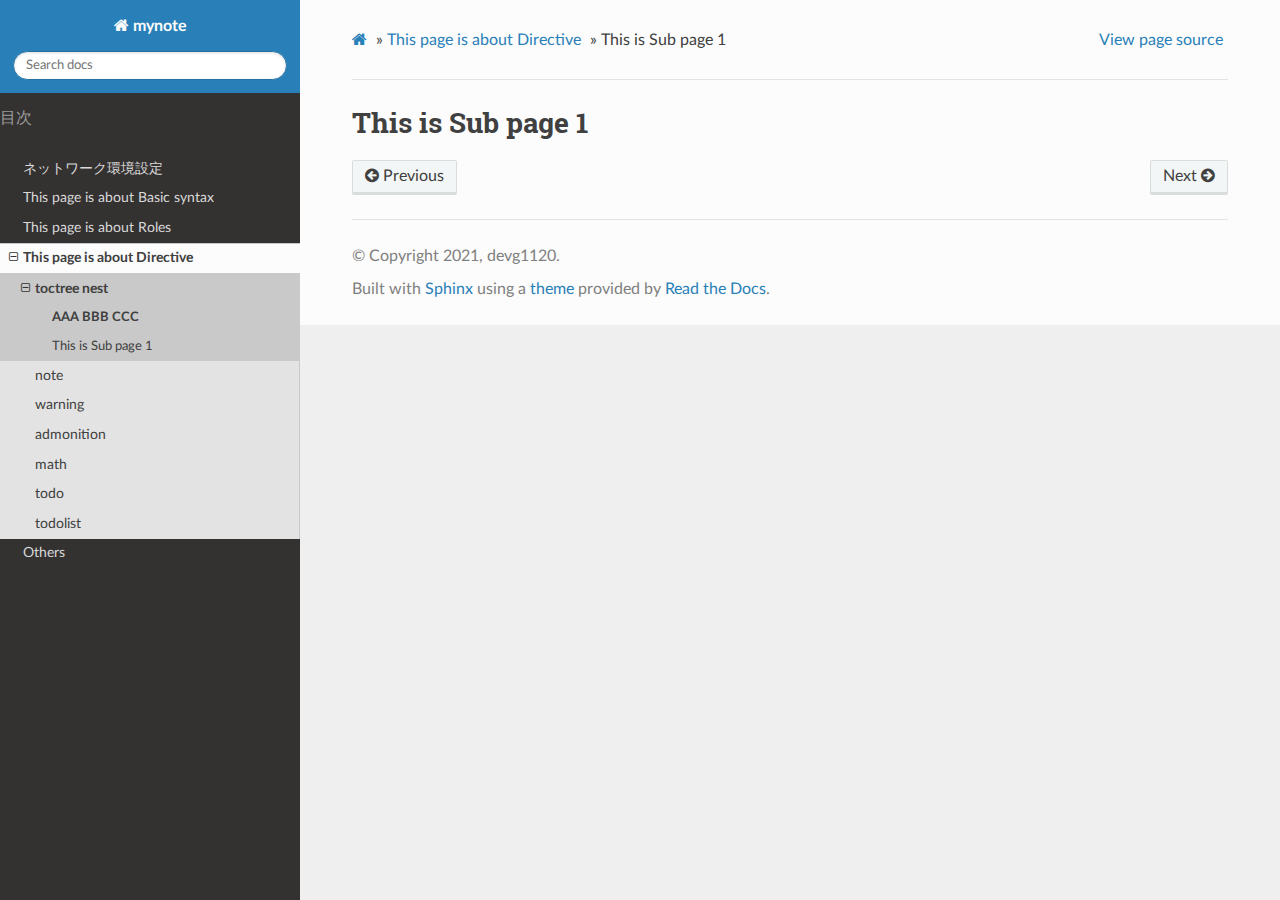
<file: docs/2.chapter/subpage/sub1.html>
<!DOCTYPE html>
<html class="writer-html5" lang="en" >
<head>
  <meta charset="utf-8" />
  <meta name="generator" content="Docutils 0.17: http://docutils.sourceforge.net/" />

  <meta name="viewport" content="width=device-width, initial-scale=1.0" />
  
  <title>This is Sub page 1 &mdash; mynote  documentation</title>
  

  
  <link rel="stylesheet" href="../../_static/css/my_theme.css" type="text/css" />
  <link rel="stylesheet" href="../../_static/pygments.css" type="text/css" />

  
  

  
  

  

  
  <!--[if lt IE 9]>
    <script src="../../_static/js/html5shiv.min.js"></script>
  <![endif]-->
  
    
      <script type="text/javascript" id="documentation_options" data-url_root="../../" src="../../_static/documentation_options.js"></script>
        <script src="../../_static/jquery.js"></script>
        <script src="../../_static/underscore.js"></script>
        <script src="../../_static/doctools.js"></script>
    
    <script type="text/javascript" src="../../_static/js/theme.js"></script>

    
    <link rel="index" title="Index" href="../../genindex.html" />
    <link rel="search" title="Search" href="../../search.html" />
    <link rel="next" title="This is Sub page 1" href="sub2.html" />
    <link rel="prev" title="This page is about Directive" href="../directive.html" /> 
</head>

<body class="wy-body-for-nav">

   
  <div class="wy-grid-for-nav">
    
    <nav data-toggle="wy-nav-shift" class="wy-nav-side">
      <div class="wy-side-scroll">
        <div class="wy-side-nav-search" >
          

          
            <a href="../../index.html" class="icon icon-home"> mynote
          

          
          </a>

          
            
            
          

          
<div role="search">
  <form id="rtd-search-form" class="wy-form" action="../../search.html" method="get">
    <input type="text" name="q" placeholder="Search docs" />
    <input type="hidden" name="check_keywords" value="yes" />
    <input type="hidden" name="area" value="default" />
  </form>
</div>

          
        </div>

        
        <div class="wy-menu wy-menu-vertical" data-spy="affix" role="navigation" aria-label="main navigation">
          
            
            
              
            
            
              <p><span class="caption-text">目次</span></p>
<ul class="current">
<li class="toctree-l1"><a class="reference internal" href="../../_1.chapter/network.html">ネットワーク環境設定</a></li>
<li class="toctree-l1"><a class="reference internal" href="../../1.chapter/basic_syntax.html">This page is about Basic syntax</a></li>
<li class="toctree-l1"><a class="reference internal" href="../../1.chapter/roles.html">This page is about Roles</a></li>
<li class="toctree-l1 current"><a class="reference internal" href="../directive.html">This page is about Directive</a><ul class="current">
<li class="toctree-l2 current"><a class="reference internal" href="../directive.html#toctree-nest">toctree nest</a><ul class="current">
<li class="toctree-l3 current"><a class="current reference internal" href="#">AAA BBB CCC</a></li>
<li class="toctree-l3"><a class="reference internal" href="sub2.html">This is Sub page 1</a></li>
</ul>
</li>
<li class="toctree-l2"><a class="reference internal" href="../directive.html#note">note</a></li>
<li class="toctree-l2"><a class="reference internal" href="../directive.html#warning">warning</a></li>
<li class="toctree-l2"><a class="reference internal" href="../directive.html#admonition">admonition</a></li>
<li class="toctree-l2"><a class="reference internal" href="../directive.html#math">math</a></li>
<li class="toctree-l2"><a class="reference internal" href="../directive.html#todo">todo</a></li>
<li class="toctree-l2"><a class="reference internal" href="../directive.html#todolist">todolist</a></li>
</ul>
</li>
<li class="toctree-l1"><a class="reference internal" href="../../3.chapter/others.html">Others</a></li>
</ul>

            
          
        </div>
        
      </div>
    </nav>

    <section data-toggle="wy-nav-shift" class="wy-nav-content-wrap">

      
      <nav class="wy-nav-top" aria-label="top navigation">
        
          <i data-toggle="wy-nav-top" class="fa fa-bars"></i>
          <a href="../../index.html">mynote</a>
        
      </nav>


      <div class="wy-nav-content">
        
        <div class="rst-content">
        
          

















<div role="navigation" aria-label="breadcrumbs navigation">

  <ul class="wy-breadcrumbs">
    
      <li><a href="../../index.html" class="icon icon-home"></a> &raquo;</li>
        
          <li><a href="../directive.html">This page is about Directive</a> &raquo;</li>
        
      <li>This is Sub page 1</li>
    
    
      <li class="wy-breadcrumbs-aside">
        
          
            <a href="../../_sources/2.chapter/subpage/sub1.rst.txt" rel="nofollow"> View page source</a>
          
        
      </li>
    
  </ul>

  
  <hr/>
</div>
          <div role="main" class="document" itemscope="itemscope" itemtype="http://schema.org/Article">
           <div itemprop="articleBody">
            
  <section id="this-is-sub-page-1">
<h1>This is Sub page 1<a class="headerlink" href="#this-is-sub-page-1" title="Permalink to this headline">¶</a></h1>
</section>


           </div>
           
          </div>
          <footer>
    <div class="rst-footer-buttons" role="navigation" aria-label="footer navigation">
        <a href="sub2.html" class="btn btn-neutral float-right" title="This is Sub page 1" accesskey="n" rel="next">Next <span class="fa fa-arrow-circle-right" aria-hidden="true"></span></a>
        <a href="../directive.html" class="btn btn-neutral float-left" title="This page is about Directive" accesskey="p" rel="prev"><span class="fa fa-arrow-circle-left" aria-hidden="true"></span> Previous</a>
    </div>

  <hr/>

  <div role="contentinfo">
    <p>
        &#169; Copyright 2021, devg1120.

    </p>
  </div>
    
    
    
    Built with <a href="https://www.sphinx-doc.org/">Sphinx</a> using a
    
    <a href="https://github.com/readthedocs/sphinx_rtd_theme">theme</a>
    
    provided by <a href="https://readthedocs.org">Read the Docs</a>. 

</footer>
        </div>
      </div>

    </section>

  </div>
  

  <script type="text/javascript">
      jQuery(function () {
          SphinxRtdTheme.Navigation.enable(true);
      });
  </script>

  
  
    
   

</body>
</html>
</file>
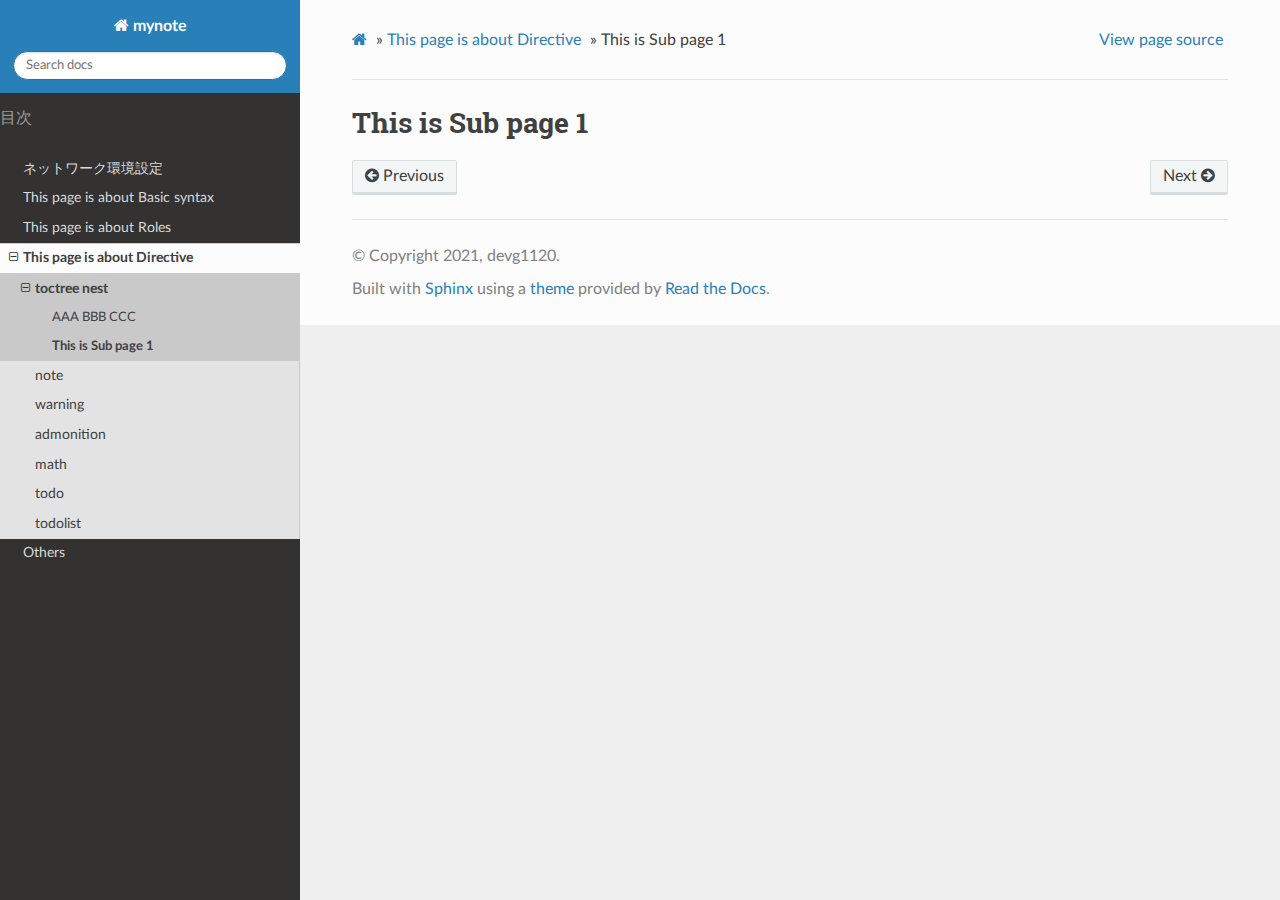
<file: docs/2.chapter/subpage/sub2.html>
<!DOCTYPE html>
<html class="writer-html5" lang="en" >
<head>
  <meta charset="utf-8" />
  <meta name="generator" content="Docutils 0.17: http://docutils.sourceforge.net/" />

  <meta name="viewport" content="width=device-width, initial-scale=1.0" />
  
  <title>This is Sub page 1 &mdash; mynote  documentation</title>
  

  
  <link rel="stylesheet" href="../../_static/css/my_theme.css" type="text/css" />
  <link rel="stylesheet" href="../../_static/pygments.css" type="text/css" />

  
  

  
  

  

  
  <!--[if lt IE 9]>
    <script src="../../_static/js/html5shiv.min.js"></script>
  <![endif]-->
  
    
      <script type="text/javascript" id="documentation_options" data-url_root="../../" src="../../_static/documentation_options.js"></script>
        <script src="../../_static/jquery.js"></script>
        <script src="../../_static/underscore.js"></script>
        <script src="../../_static/doctools.js"></script>
    
    <script type="text/javascript" src="../../_static/js/theme.js"></script>

    
    <link rel="index" title="Index" href="../../genindex.html" />
    <link rel="search" title="Search" href="../../search.html" />
    <link rel="next" title="Others" href="../../3.chapter/others.html" />
    <link rel="prev" title="This is Sub page 1" href="sub1.html" /> 
</head>

<body class="wy-body-for-nav">

   
  <div class="wy-grid-for-nav">
    
    <nav data-toggle="wy-nav-shift" class="wy-nav-side">
      <div class="wy-side-scroll">
        <div class="wy-side-nav-search" >
          

          
            <a href="../../index.html" class="icon icon-home"> mynote
          

          
          </a>

          
            
            
          

          
<div role="search">
  <form id="rtd-search-form" class="wy-form" action="../../search.html" method="get">
    <input type="text" name="q" placeholder="Search docs" />
    <input type="hidden" name="check_keywords" value="yes" />
    <input type="hidden" name="area" value="default" />
  </form>
</div>

          
        </div>

        
        <div class="wy-menu wy-menu-vertical" data-spy="affix" role="navigation" aria-label="main navigation">
          
            
            
              
            
            
              <p><span class="caption-text">目次</span></p>
<ul class="current">
<li class="toctree-l1"><a class="reference internal" href="../../_1.chapter/network.html">ネットワーク環境設定</a></li>
<li class="toctree-l1"><a class="reference internal" href="../../1.chapter/basic_syntax.html">This page is about Basic syntax</a></li>
<li class="toctree-l1"><a class="reference internal" href="../../1.chapter/roles.html">This page is about Roles</a></li>
<li class="toctree-l1 current"><a class="reference internal" href="../directive.html">This page is about Directive</a><ul class="current">
<li class="toctree-l2 current"><a class="reference internal" href="../directive.html#toctree-nest">toctree nest</a><ul class="current">
<li class="toctree-l3"><a class="reference internal" href="sub1.html">AAA BBB CCC</a></li>
<li class="toctree-l3 current"><a class="current reference internal" href="#">This is Sub page 1</a></li>
</ul>
</li>
<li class="toctree-l2"><a class="reference internal" href="../directive.html#note">note</a></li>
<li class="toctree-l2"><a class="reference internal" href="../directive.html#warning">warning</a></li>
<li class="toctree-l2"><a class="reference internal" href="../directive.html#admonition">admonition</a></li>
<li class="toctree-l2"><a class="reference internal" href="../directive.html#math">math</a></li>
<li class="toctree-l2"><a class="reference internal" href="../directive.html#todo">todo</a></li>
<li class="toctree-l2"><a class="reference internal" href="../directive.html#todolist">todolist</a></li>
</ul>
</li>
<li class="toctree-l1"><a class="reference internal" href="../../3.chapter/others.html">Others</a></li>
</ul>

            
          
        </div>
        
      </div>
    </nav>

    <section data-toggle="wy-nav-shift" class="wy-nav-content-wrap">

      
      <nav class="wy-nav-top" aria-label="top navigation">
        
          <i data-toggle="wy-nav-top" class="fa fa-bars"></i>
          <a href="../../index.html">mynote</a>
        
      </nav>


      <div class="wy-nav-content">
        
        <div class="rst-content">
        
          

















<div role="navigation" aria-label="breadcrumbs navigation">

  <ul class="wy-breadcrumbs">
    
      <li><a href="../../index.html" class="icon icon-home"></a> &raquo;</li>
        
          <li><a href="../directive.html">This page is about Directive</a> &raquo;</li>
        
      <li>This is Sub page 1</li>
    
    
      <li class="wy-breadcrumbs-aside">
        
          
            <a href="../../_sources/2.chapter/subpage/sub2.rst.txt" rel="nofollow"> View page source</a>
          
        
      </li>
    
  </ul>

  
  <hr/>
</div>
          <div role="main" class="document" itemscope="itemscope" itemtype="http://schema.org/Article">
           <div itemprop="articleBody">
            
  <section id="this-is-sub-page-1">
<h1>This is Sub page 1<a class="headerlink" href="#this-is-sub-page-1" title="Permalink to this headline">¶</a></h1>
</section>


           </div>
           
          </div>
          <footer>
    <div class="rst-footer-buttons" role="navigation" aria-label="footer navigation">
        <a href="../../3.chapter/others.html" class="btn btn-neutral float-right" title="Others" accesskey="n" rel="next">Next <span class="fa fa-arrow-circle-right" aria-hidden="true"></span></a>
        <a href="sub1.html" class="btn btn-neutral float-left" title="This is Sub page 1" accesskey="p" rel="prev"><span class="fa fa-arrow-circle-left" aria-hidden="true"></span> Previous</a>
    </div>

  <hr/>

  <div role="contentinfo">
    <p>
        &#169; Copyright 2021, devg1120.

    </p>
  </div>
    
    
    
    Built with <a href="https://www.sphinx-doc.org/">Sphinx</a> using a
    
    <a href="https://github.com/readthedocs/sphinx_rtd_theme">theme</a>
    
    provided by <a href="https://readthedocs.org">Read the Docs</a>. 

</footer>
        </div>
      </div>

    </section>

  </div>
  

  <script type="text/javascript">
      jQuery(function () {
          SphinxRtdTheme.Navigation.enable(true);
      });
  </script>

  
  
    
   

</body>
</html>
</file>
<file: docs/_static/css/my_theme.css>
@import url("theme.css");
 
.wy-nav-content {
    max-width: none;
}


h2 {
    background-color: #BFCDFD
}

h3,h4,h5,h6 {
    border-bottom: 1px solid #ccc;
}

.wy-table-responsive table td, .wy-table-responsive table th {
    white-space: normal;
}

colgroup {
    display: none;
}
</file>
<file: docs/_static/pygments.css>
pre { line-height: 125%; }
td.linenos .normal { color: inherit; background-color: transparent; padding-left: 5px; padding-right: 5px; }
span.linenos { color: inherit; background-color: transparent; padding-left: 5px; padding-right: 5px; }
td.linenos .special { color: #000000; background-color: #ffffc0; padding-left: 5px; padding-right: 5px; }
span.linenos.special { color: #000000; background-color: #ffffc0; padding-left: 5px; padding-right: 5px; }
.highlight .hll { background-color: #ffffcc }
.highlight { background: #f8f8f8; }
.highlight .c { color: #408080; font-style: italic } /* Comment */
.highlight .err { border: 1px solid #FF0000 } /* Error */
.highlight .k { color: #008000; font-weight: bold } /* Keyword */
.highlight .o { color: #666666 } /* Operator */
.highlight .ch { color: #408080; font-style: italic } /* Comment.Hashbang */
.highlight .cm { color: #408080; font-style: italic } /* Comment.Multiline */
.highlight .cp { color: #BC7A00 } /* Comment.Preproc */
.highlight .cpf { color: #408080; font-style: italic } /* Comment.PreprocFile */
.highlight .c1 { color: #408080; font-style: italic } /* Comment.Single */
.highlight .cs { color: #408080; font-style: italic } /* Comment.Special */
.highlight .gd { color: #A00000 } /* Generic.Deleted */
.highlight .ge { font-style: italic } /* Generic.Emph */
.highlight .gr { color: #FF0000 } /* Generic.Error */
.highlight .gh { color: #000080; font-weight: bold } /* Generic.Heading */
.highlight .gi { color: #00A000 } /* Generic.Inserted */
.highlight .go { color: #888888 } /* Generic.Output */
.highlight .gp { color: #000080; font-weight: bold } /* Generic.Prompt */
.highlight .gs { font-weight: bold } /* Generic.Strong */
.highlight .gu { color: #800080; font-weight: bold } /* Generic.Subheading */
.highlight .gt { color: #0044DD } /* Generic.Traceback */
.highlight .kc { color: #008000; font-weight: bold } /* Keyword.Constant */
.highlight .kd { color: #008000; font-weight: bold } /* Keyword.Declaration */
.highlight .kn { color: #008000; font-weight: bold } /* Keyword.Namespace */
.highlight .kp { color: #008000 } /* Keyword.Pseudo */
.highlight .kr { color: #008000; font-weight: bold } /* Keyword.Reserved */
.highlight .kt { color: #B00040 } /* Keyword.Type */
.highlight .m { color: #666666 } /* Literal.Number */
.highlight .s { color: #BA2121 } /* Literal.String */
.highlight .na { color: #7D9029 } /* Name.Attribute */
.highlight .nb { color: #008000 } /* Name.Builtin */
.highlight .nc { color: #0000FF; font-weight: bold } /* Name.Class */
.highlight .no { color: #880000 } /* Name.Constant */
.highlight .nd { color: #AA22FF } /* Name.Decorator */
.highlight .ni { color: #999999; font-weight: bold } /* Name.Entity */
.highlight .ne { color: #D2413A; font-weight: bold } /* Name.Exception */
.highlight .nf { color: #0000FF } /* Name.Function */
.highlight .nl { color: #A0A000 } /* Name.Label */
.highlight .nn { color: #0000FF; font-weight: bold } /* Name.Namespace */
.highlight .nt { color: #008000; font-weight: bold } /* Name.Tag */
.highlight .nv { color: #19177C } /* Name.Variable */
.highlight .ow { color: #AA22FF; font-weight: bold } /* Operator.Word */
.highlight .w { color: #bbbbbb } /* Text.Whitespace */
.highlight .mb { color: #666666 } /* Literal.Number.Bin */
.highlight .mf { color: #666666 } /* Literal.Number.Float */
.highlight .mh { color: #666666 } /* Literal.Number.Hex */
.highlight .mi { color: #666666 } /* Literal.Number.Integer */
.highlight .mo { color: #666666 } /* Literal.Number.Oct */
.highlight .sa { color: #BA2121 } /* Literal.String.Affix */
.highlight .sb { color: #BA2121 } /* Literal.String.Backtick */
.highlight .sc { color: #BA2121 } /* Literal.String.Char */
.highlight .dl { color: #BA2121 } /* Literal.String.Delimiter */
.highlight .sd { color: #BA2121; font-style: italic } /* Literal.String.Doc */
.highlight .s2 { color: #BA2121 } /* Literal.String.Double */
.highlight .se { color: #BB6622; font-weight: bold } /* Literal.String.Escape */
.highlight .sh { color: #BA2121 } /* Literal.String.Heredoc */
.highlight .si { color: #BB6688; font-weight: bold } /* Literal.String.Interpol */
.highlight .sx { color: #008000 } /* Literal.String.Other */
.highlight .sr { color: #BB6688 } /* Literal.String.Regex */
.highlight .s1 { color: #BA2121 } /* Literal.String.Single */
.highlight .ss { color: #19177C } /* Literal.String.Symbol */
.highlight .bp { color: #008000 } /* Name.Builtin.Pseudo */
.highlight .fm { color: #0000FF } /* Name.Function.Magic */
.highlight .vc { color: #19177C } /* Name.Variable.Class */
.highlight .vg { color: #19177C } /* Name.Variable.Global */
.highlight .vi { color: #19177C } /* Name.Variable.Instance */
.highlight .vm { color: #19177C } /* Name.Variable.Magic */
.highlight .il { color: #666666 } /* Literal.Number.Integer.Long */
</file>
<file: docs/_static/css/theme.css>
html{box-sizing:border-box}*,:after,:before{box-sizing:inherit}article,aside,details,figcaption,figure,footer,header,hgroup,nav,section{display:block}audio,canvas,video{display:inline-block;*display:inline;*zoom:1}[hidden],audio:not([controls]){display:none}*{-webkit-box-sizing:border-box;-moz-box-sizing:border-box;box-sizing:border-box}html{font-size:100%;-webkit-text-size-adjust:100%;-ms-text-size-adjust:100%}body{margin:0}a:active,a:hover{outline:0}abbr[title]{border-bottom:1px dotted}b,strong{font-weight:700}blockquote{margin:0}dfn{font-style:italic}ins{background:#ff9;text-decoration:none}ins,mark{color:#000}mark{background:#ff0;font-style:italic;font-weight:700}.rst-content code,.rst-content tt,code,kbd,pre,samp{font-family:monospace,serif;_font-family:courier new,monospace;font-size:1em}pre{white-space:pre}q{quotes:none}q:after,q:before{content:"";content:none}small{font-size:85%}sub,sup{font-size:75%;line-height:0;position:relative;vertical-align:baseline}sup{top:-.5em}sub{bottom:-.25em}dl,ol,ul{margin:0;padding:0;list-style:none;list-style-image:none}li{list-style:none}dd{margin:0}img{border:0;-ms-interpolation-mode:bicubic;vertical-align:middle;max-width:100%}svg:not(:root){overflow:hidden}figure,form{margin:0}label{cursor:pointer}button,input,select,textarea{font-size:100%;margin:0;vertical-align:baseline;*vertical-align:middle}button,input{line-height:normal}button,input[type=button],input[type=reset],input[type=submit]{cursor:pointer;-webkit-appearance:button;*overflow:visible}button[disabled],input[disabled]{cursor:default}input[type=search]{-webkit-appearance:textfield;-moz-box-sizing:content-box;-webkit-box-sizing:content-box;box-sizing:content-box}textarea{resize:vertical}table{border-collapse:collapse;border-spacing:0}td{vertical-align:top}.chromeframe{margin:.2em 0;background:#ccc;color:#000;padding:.2em 0}.ir{display:block;border:0;text-indent:-999em;overflow:hidden;background-color:transparent;background-repeat:no-repeat;text-align:left;direction:ltr;*line-height:0}.ir br{display:none}.hidden{display:none!important;visibility:hidden}.visuallyhidden{border:0;clip:rect(0 0 0 0);height:1px;margin:-1px;overflow:hidden;padding:0;position:absolute;width:1px}.visuallyhidden.focusable:active,.visuallyhidden.focusable:focus{clip:auto;height:auto;margin:0;overflow:visible;position:static;width:auto}.invisible{visibility:hidden}.relative{position:relative}big,small{font-size:100%}@media print{body,html,section{background:none!important}*{box-shadow:none!important;text-shadow:none!important;filter:none!important;-ms-filter:none!important}a,a:visited{text-decoration:underline}.ir a:after,a[href^="#"]:after,a[href^="javascript:"]:after{content:""}blockquote,pre{page-break-inside:avoid}thead{display:table-header-group}img,tr{page-break-inside:avoid}img{max-width:100%!important}@page{margin:.5cm}.rst-content .toctree-wrapper>p.caption,h2,h3,p{orphans:3;widows:3}.rst-content .toctree-wrapper>p.caption,h2,h3{page-break-after:avoid}}.btn,.fa:before,.icon:before,.rst-content .admonition,.rst-content .admonition-title:before,.rst-content .admonition-todo,.rst-content .attention,.rst-content .caution,.rst-content .code-block-caption .headerlink:before,.rst-content .danger,.rst-content .error,.rst-content .hint,.rst-content .important,.rst-content .note,.rst-content .seealso,.rst-content .tip,.rst-content .warning,.rst-content code.download span:first-child:before,.rst-content dl dt .headerlink:before,.rst-content h1 .headerlink:before,.rst-content h2 .headerlink:before,.rst-content h3 .headerlink:before,.rst-content h4 .headerlink:before,.rst-content h5 .headerlink:before,.rst-content h6 .headerlink:before,.rst-content p.caption .headerlink:before,.rst-content table>caption .headerlink:before,.rst-content tt.download span:first-child:before,.wy-alert,.wy-dropdown .caret:before,.wy-inline-validate.wy-inline-validate-danger .wy-input-context:before,.wy-inline-validate.wy-inline-validate-info .wy-input-context:before,.wy-inline-validate.wy-inline-validate-success .wy-input-context:before,.wy-inline-validate.wy-inline-validate-warning .wy-input-context:before,.wy-menu-vertical li.current>a,.wy-menu-vertical li.current>a span.toctree-expand:before,.wy-menu-vertical li.on a,.wy-menu-vertical li.on a span.toctree-expand:before,.wy-menu-vertical li span.toctree-expand:before,.wy-nav-top a,.wy-side-nav-search .wy-dropdown>a,.wy-side-nav-search>a,input[type=color],input[type=date],input[type=datetime-local],input[type=datetime],input[type=email],input[type=month],input[type=number],input[type=password],input[type=search],input[type=tel],input[type=text],input[type=time],input[type=url],input[type=week],select,textarea{-webkit-font-smoothing:antialiased}.clearfix{*zoom:1}.clearfix:after,.clearfix:before{display:table;content:""}.clearfix:after{clear:both}/*!
 *  Font Awesome 4.7.0 by @davegandy - http://fontawesome.io - @fontawesome
 *  License - http://fontawesome.io/license (Font: SIL OFL 1.1, CSS: MIT License)
 */@font-face{font-family:FontAwesome;src:url(fonts/fontawesome-webfont.eot?674f50d287a8c48dc19ba404d20fe713);src:url(fonts/fontawesome-webfont.eot?674f50d287a8c48dc19ba404d20fe713?#iefix&v=4.7.0) format("embedded-opentype"),url(fonts/fontawesome-webfont.woff2?af7ae505a9eed503f8b8e6982036873e) format("woff2"),url(fonts/fontawesome-webfont.woff?fee66e712a8a08eef5805a46892932ad) format("woff"),url(fonts/fontawesome-webfont.ttf?b06871f281fee6b241d60582ae9369b9) format("truetype"),url(fonts/fontawesome-webfont.svg?912ec66d7572ff821749319396470bde#fontawesomeregular) format("svg");font-weight:400;font-style:normal}.fa,.icon,.rst-content .admonition-title,.rst-content .code-block-caption .headerlink,.rst-content code.download span:first-child,.rst-content dl dt .headerlink,.rst-content h1 .headerlink,.rst-content h2 .headerlink,.rst-content h3 .headerlink,.rst-content h4 .headerlink,.rst-content h5 .headerlink,.rst-content h6 .headerlink,.rst-content p.caption .headerlink,.rst-content table>caption .headerlink,.rst-content tt.download span:first-child,.wy-menu-vertical li.current>a span.toctree-expand,.wy-menu-vertical li.on a span.toctree-expand,.wy-menu-vertical li span.toctree-expand{display:inline-block;font:normal normal normal 14px/1 FontAwesome;font-size:inherit;text-rendering:auto;-webkit-font-smoothing:antialiased;-moz-osx-font-smoothing:grayscale}.fa-lg{font-size:1.33333em;line-height:.75em;vertical-align:-15%}.fa-2x{font-size:2em}.fa-3x{font-size:3em}.fa-4x{font-size:4em}.fa-5x{font-size:5em}.fa-fw{width:1.28571em;text-align:center}.fa-ul{padding-left:0;margin-left:2.14286em;list-style-type:none}.fa-ul>li{position:relative}.fa-li{position:absolute;left:-2.14286em;width:2.14286em;top:.14286em;text-align:center}.fa-li.fa-lg{left:-1.85714em}.fa-border{padding:.2em .25em .15em;border:.08em solid #eee;border-radius:.1em}.fa-pull-left{float:left}.fa-pull-right{float:right}.fa-pull-left.icon,.fa.fa-pull-left,.rst-content .code-block-caption .fa-pull-left.headerlink,.rst-content .fa-pull-left.admonition-title,.rst-content code.download span.fa-pull-left:first-child,.rst-content dl dt .fa-pull-left.headerlink,.rst-content h1 .fa-pull-left.headerlink,.rst-content h2 .fa-pull-left.headerlink,.rst-content h3 .fa-pull-left.headerlink,.rst-content h4 .fa-pull-left.headerlink,.rst-content h5 .fa-pull-left.headerlink,.rst-content h6 .fa-pull-left.headerlink,.rst-content p.caption .fa-pull-left.headerlink,.rst-content table>caption .fa-pull-left.headerlink,.rst-content tt.download span.fa-pull-left:first-child,.wy-menu-vertical li.current>a span.fa-pull-left.toctree-expand,.wy-menu-vertical li.on a span.fa-pull-left.toctree-expand,.wy-menu-vertical li span.fa-pull-left.toctree-expand{margin-right:.3em}.fa-pull-right.icon,.fa.fa-pull-right,.rst-content .code-block-caption .fa-pull-right.headerlink,.rst-content .fa-pull-right.admonition-title,.rst-content code.download span.fa-pull-right:first-child,.rst-content dl dt .fa-pull-right.headerlink,.rst-content h1 .fa-pull-right.headerlink,.rst-content h2 .fa-pull-right.headerlink,.rst-content h3 .fa-pull-right.headerlink,.rst-content h4 .fa-pull-right.headerlink,.rst-content h5 .fa-pull-right.headerlink,.rst-content h6 .fa-pull-right.headerlink,.rst-content p.caption .fa-pull-right.headerlink,.rst-content table>caption .fa-pull-right.headerlink,.rst-content tt.download span.fa-pull-right:first-child,.wy-menu-vertical li.current>a span.fa-pull-right.toctree-expand,.wy-menu-vertical li.on a span.fa-pull-right.toctree-expand,.wy-menu-vertical li span.fa-pull-right.toctree-expand{margin-left:.3em}.pull-right{float:right}.pull-left{float:left}.fa.pull-left,.pull-left.icon,.rst-content .code-block-caption .pull-left.headerlink,.rst-content .pull-left.admonition-title,.rst-content code.download span.pull-left:first-child,.rst-content dl dt .pull-left.headerlink,.rst-content h1 .pull-left.headerlink,.rst-content h2 .pull-left.headerlink,.rst-content h3 .pull-left.headerlink,.rst-content h4 .pull-left.headerlink,.rst-content h5 .pull-left.headerlink,.rst-content h6 .pull-left.headerlink,.rst-content p.caption .pull-left.headerlink,.rst-content table>caption .pull-left.headerlink,.rst-content tt.download span.pull-left:first-child,.wy-menu-vertical li.current>a span.pull-left.toctree-expand,.wy-menu-vertical li.on a span.pull-left.toctree-expand,.wy-menu-vertical li span.pull-left.toctree-expand{margin-right:.3em}.fa.pull-right,.pull-right.icon,.rst-content .code-block-caption .pull-right.headerlink,.rst-content .pull-right.admonition-title,.rst-content code.download span.pull-right:first-child,.rst-content dl dt .pull-right.headerlink,.rst-content h1 .pull-right.headerlink,.rst-content h2 .pull-right.headerlink,.rst-content h3 .pull-right.headerlink,.rst-content h4 .pull-right.headerlink,.rst-content h5 .pull-right.headerlink,.rst-content h6 .pull-right.headerlink,.rst-content p.caption .pull-right.headerlink,.rst-content table>caption .pull-right.headerlink,.rst-content tt.download span.pull-right:first-child,.wy-menu-vertical li.current>a span.pull-right.toctree-expand,.wy-menu-vertical li.on a span.pull-right.toctree-expand,.wy-menu-vertical li span.pull-right.toctree-expand{margin-left:.3em}.fa-spin{-webkit-animation:fa-spin 2s linear infinite;animation:fa-spin 2s linear infinite}.fa-pulse{-webkit-animation:fa-spin 1s steps(8) infinite;animation:fa-spin 1s steps(8) infinite}@-webkit-keyframes fa-spin{0%{-webkit-transform:rotate(0deg);transform:rotate(0deg)}to{-webkit-transform:rotate(359deg);transform:rotate(359deg)}}@keyframes fa-spin{0%{-webkit-transform:rotate(0deg);transform:rotate(0deg)}to{-webkit-transform:rotate(359deg);transform:rotate(359deg)}}.fa-rotate-90{-ms-filter:"progid:DXImageTransform.Microsoft.BasicImage(rotation=1)";-webkit-transform:rotate(90deg);-ms-transform:rotate(90deg);transform:rotate(90deg)}.fa-rotate-180{-ms-filter:"progid:DXImageTransform.Microsoft.BasicImage(rotation=2)";-webkit-transform:rotate(180deg);-ms-transform:rotate(180deg);transform:rotate(180deg)}.fa-rotate-270{-ms-filter:"progid:DXImageTransform.Microsoft.BasicImage(rotation=3)";-webkit-transform:rotate(270deg);-ms-transform:rotate(270deg);transform:rotate(270deg)}.fa-flip-horizontal{-ms-filter:"progid:DXImageTransform.Microsoft.BasicImage(rotation=0, mirror=1)";-webkit-transform:scaleX(-1);-ms-transform:scaleX(-1);transform:scaleX(-1)}.fa-flip-vertical{-ms-filter:"progid:DXImageTransform.Microsoft.BasicImage(rotation=2, mirror=1)";-webkit-transform:scaleY(-1);-ms-transform:scaleY(-1);transform:scaleY(-1)}:root .fa-flip-horizontal,:root .fa-flip-vertical,:root .fa-rotate-90,:root .fa-rotate-180,:root .fa-rotate-270{filter:none}.fa-stack{position:relative;display:inline-block;width:2em;height:2em;line-height:2em;vertical-align:middle}.fa-stack-1x,.fa-stack-2x{position:absolute;left:0;width:100%;text-align:center}.fa-stack-1x{line-height:inherit}.fa-stack-2x{font-size:2em}.fa-inverse{color:#fff}.fa-glass:before{content:""}.fa-music:before{content:""}.fa-search:before,.icon-search:before{content:""}.fa-envelope-o:before{content:""}.fa-heart:before{content:""}.fa-star:before{content:""}.fa-star-o:before{content:""}.fa-user:before{content:""}.fa-film:before{content:""}.fa-th-large:before{content:""}.fa-th:before{content:""}.fa-th-list:before{content:""}.fa-check:before{content:""}.fa-close:before,.fa-remove:before,.fa-times:before{content:""}.fa-search-plus:before{content:""}.fa-search-minus:before{content:""}.fa-power-off:before{content:""}.fa-signal:before{content:""}.fa-cog:before,.fa-gear:before{content:""}.fa-trash-o:before{content:""}.fa-home:before,.icon-home:before{content:""}.fa-file-o:before{content:""}.fa-clock-o:before{content:""}.fa-road:before{content:""}.fa-download:before,.rst-content code.download span:first-child:before,.rst-content tt.download span:first-child:before{content:""}.fa-arrow-circle-o-down:before{content:""}.fa-arrow-circle-o-up:before{content:""}.fa-inbox:before{content:""}.fa-play-circle-o:before{content:""}.fa-repeat:before,.fa-rotate-right:before{content:""}.fa-refresh:before{content:""}.fa-list-alt:before{content:""}.fa-lock:before{content:""}.fa-flag:before{content:""}.fa-headphones:before{content:""}.fa-volume-off:before{content:""}.fa-volume-down:before{content:""}.fa-volume-up:before{content:""}.fa-qrcode:before{content:""}.fa-barcode:before{content:""}.fa-tag:before{content:""}.fa-tags:before{content:""}.fa-book:before,.icon-book:before{content:""}.fa-bookmark:before{content:""}.fa-print:before{content:""}.fa-camera:before{content:""}.fa-font:before{content:""}.fa-bold:before{content:""}.fa-italic:before{content:""}.fa-text-height:before{content:""}.fa-text-width:before{content:""}.fa-align-left:before{content:""}.fa-align-center:before{content:""}.fa-align-right:before{content:""}.fa-align-justify:before{content:""}.fa-list:before{content:""}.fa-dedent:before,.fa-outdent:before{content:""}.fa-indent:before{content:""}.fa-video-camera:before{content:""}.fa-image:before,.fa-photo:before,.fa-picture-o:before{content:""}.fa-pencil:before{content:""}.fa-map-marker:before{content:""}.fa-adjust:before{content:""}.fa-tint:before{content:""}.fa-edit:before,.fa-pencil-square-o:before{content:""}.fa-share-square-o:before{content:""}.fa-check-square-o:before{content:""}.fa-arrows:before{content:""}.fa-step-backward:before{content:""}.fa-fast-backward:before{content:""}.fa-backward:before{content:""}.fa-play:before{content:""}.fa-pause:before{content:""}.fa-stop:before{content:""}.fa-forward:before{content:""}.fa-fast-forward:before{content:""}.fa-step-forward:before{content:""}.fa-eject:before{content:""}.fa-chevron-left:before{content:""}.fa-chevron-right:before{content:""}.fa-plus-circle:before{content:""}.fa-minus-circle:before{content:""}.fa-times-circle:before,.wy-inline-validate.wy-inline-validate-danger .wy-input-context:before{content:""}.fa-check-circle:before,.wy-inline-validate.wy-inline-validate-success .wy-input-context:before{content:""}.fa-question-circle:before{content:""}.fa-info-circle:before{content:""}.fa-crosshairs:before{content:""}.fa-times-circle-o:before{content:""}.fa-check-circle-o:before{content:""}.fa-ban:before{content:""}.fa-arrow-left:before{content:""}.fa-arrow-right:before{content:""}.fa-arrow-up:before{content:""}.fa-arrow-down:before{content:""}.fa-mail-forward:before,.fa-share:before{content:""}.fa-expand:before{content:""}.fa-compress:before{content:""}.fa-plus:before{content:""}.fa-minus:before{content:""}.fa-asterisk:before{content:""}.fa-exclamation-circle:before,.rst-content .admonition-title:before,.wy-inline-validate.wy-inline-validate-info .wy-input-context:before,.wy-inline-validate.wy-inline-validate-warning .wy-input-context:before{content:""}.fa-gift:before{content:""}.fa-leaf:before{content:""}.fa-fire:before,.icon-fire:before{content:""}.fa-eye:before{content:""}.fa-eye-slash:before{content:""}.fa-exclamation-triangle:before,.fa-warning:before{content:""}.fa-plane:before{content:""}.fa-calendar:before{content:""}.fa-random:before{content:""}.fa-comment:before{content:""}.fa-magnet:before{content:""}.fa-chevron-up:before{content:""}.fa-chevron-down:before{content:""}.fa-retweet:before{content:""}.fa-shopping-cart:before{content:""}.fa-folder:before{content:""}.fa-folder-open:before{content:""}.fa-arrows-v:before{content:""}.fa-arrows-h:before{content:""}.fa-bar-chart-o:before,.fa-bar-chart:before{content:""}.fa-twitter-square:before{content:""}.fa-facebook-square:before{content:""}.fa-camera-retro:before{content:""}.fa-key:before{content:""}.fa-cogs:before,.fa-gears:before{content:""}.fa-comments:before{content:""}.fa-thumbs-o-up:before{content:""}.fa-thumbs-o-down:before{content:""}.fa-star-half:before{content:""}.fa-heart-o:before{content:""}.fa-sign-out:before{content:""}.fa-linkedin-square:before{content:""}.fa-thumb-tack:before{content:""}.fa-external-link:before{content:""}.fa-sign-in:before{content:""}.fa-trophy:before{content:""}.fa-github-square:before{content:""}.fa-upload:before{content:""}.fa-lemon-o:before{content:""}.fa-phone:before{content:""}.fa-square-o:before{content:""}.fa-bookmark-o:before{content:""}.fa-phone-square:before{content:""}.fa-twitter:before{content:""}.fa-facebook-f:before,.fa-facebook:before{content:""}.fa-github:before,.icon-github:before{content:""}.fa-unlock:before{content:""}.fa-credit-card:before{content:""}.fa-feed:before,.fa-rss:before{content:""}.fa-hdd-o:before{content:""}.fa-bullhorn:before{content:""}.fa-bell:before{content:""}.fa-certificate:before{content:""}.fa-hand-o-right:before{content:""}.fa-hand-o-left:before{content:""}.fa-hand-o-up:before{content:""}.fa-hand-o-down:before{content:""}.fa-arrow-circle-left:before,.icon-circle-arrow-left:before{content:""}.fa-arrow-circle-right:before,.icon-circle-arrow-right:before{content:""}.fa-arrow-circle-up:before{content:""}.fa-arrow-circle-down:before{content:""}.fa-globe:before{content:""}.fa-wrench:before{content:""}.fa-tasks:before{content:""}.fa-filter:before{content:""}.fa-briefcase:before{content:""}.fa-arrows-alt:before{content:""}.fa-group:before,.fa-users:before{content:""}.fa-chain:before,.fa-link:before,.icon-link:before{content:""}.fa-cloud:before{content:""}.fa-flask:before{content:""}.fa-cut:before,.fa-scissors:before{content:""}.fa-copy:before,.fa-files-o:before{content:""}.fa-paperclip:before{content:""}.fa-floppy-o:before,.fa-save:before{content:""}.fa-square:before{content:""}.fa-bars:before,.fa-navicon:before,.fa-reorder:before{content:""}.fa-list-ul:before{content:""}.fa-list-ol:before{content:""}.fa-strikethrough:before{content:""}.fa-underline:before{content:""}.fa-table:before{content:""}.fa-magic:before{content:""}.fa-truck:before{content:""}.fa-pinterest:before{content:""}.fa-pinterest-square:before{content:""}.fa-google-plus-square:before{content:""}.fa-google-plus:before{content:""}.fa-money:before{content:""}.fa-caret-down:before,.icon-caret-down:before,.wy-dropdown .caret:before{content:""}.fa-caret-up:before{content:""}.fa-caret-left:before{content:""}.fa-caret-right:before{content:""}.fa-columns:before{content:""}.fa-sort:before,.fa-unsorted:before{content:""}.fa-sort-desc:before,.fa-sort-down:before{content:""}.fa-sort-asc:before,.fa-sort-up:before{content:""}.fa-envelope:before{content:""}.fa-linkedin:before{content:""}.fa-rotate-left:before,.fa-undo:before{content:""}.fa-gavel:before,.fa-legal:before{content:""}.fa-dashboard:before,.fa-tachometer:before{content:""}.fa-comment-o:before{content:""}.fa-comments-o:before{content:""}.fa-bolt:before,.fa-flash:before{content:""}.fa-sitemap:before{content:""}.fa-umbrella:before{content:""}.fa-clipboard:before,.fa-paste:before{content:""}.fa-lightbulb-o:before{content:""}.fa-exchange:before{content:""}.fa-cloud-download:before{content:""}.fa-cloud-upload:before{content:""}.fa-user-md:before{content:""}.fa-stethoscope:before{content:""}.fa-suitcase:before{content:""}.fa-bell-o:before{content:""}.fa-coffee:before{content:""}.fa-cutlery:before{content:""}.fa-file-text-o:before{content:""}.fa-building-o:before{content:""}.fa-hospital-o:before{content:""}.fa-ambulance:before{content:""}.fa-medkit:before{content:""}.fa-fighter-jet:before{content:""}.fa-beer:before{content:""}.fa-h-square:before{content:""}.fa-plus-square:before{content:""}.fa-angle-double-left:before{content:""}.fa-angle-double-right:before{content:""}.fa-angle-double-up:before{content:""}.fa-angle-double-down:before{content:""}.fa-angle-left:before{content:""}.fa-angle-right:before{content:""}.fa-angle-up:before{content:""}.fa-angle-down:before{content:""}.fa-desktop:before{content:""}.fa-laptop:before{content:""}.fa-tablet:before{content:""}.fa-mobile-phone:before,.fa-mobile:before{content:""}.fa-circle-o:before{content:""}.fa-quote-left:before{content:""}.fa-quote-right:before{content:""}.fa-spinner:before{content:""}.fa-circle:before{content:""}.fa-mail-reply:before,.fa-reply:before{content:""}.fa-github-alt:before{content:""}.fa-folder-o:before{content:""}.fa-folder-open-o:before{content:""}.fa-smile-o:before{content:""}.fa-frown-o:before{content:""}.fa-meh-o:before{content:""}.fa-gamepad:before{content:""}.fa-keyboard-o:before{content:""}.fa-flag-o:before{content:""}.fa-flag-checkered:before{content:""}.fa-terminal:before{content:""}.fa-code:before{content:""}.fa-mail-reply-all:before,.fa-reply-all:before{content:""}.fa-star-half-empty:before,.fa-star-half-full:before,.fa-star-half-o:before{content:""}.fa-location-arrow:before{content:""}.fa-crop:before{content:""}.fa-code-fork:before{content:""}.fa-chain-broken:before,.fa-unlink:before{content:""}.fa-question:before{content:""}.fa-info:before{content:""}.fa-exclamation:before{content:""}.fa-superscript:before{content:""}.fa-subscript:before{content:""}.fa-eraser:before{content:""}.fa-puzzle-piece:before{content:""}.fa-microphone:before{content:""}.fa-microphone-slash:before{content:""}.fa-shield:before{content:""}.fa-calendar-o:before{content:""}.fa-fire-extinguisher:before{content:""}.fa-rocket:before{content:""}.fa-maxcdn:before{content:""}.fa-chevron-circle-left:before{content:""}.fa-chevron-circle-right:before{content:""}.fa-chevron-circle-up:before{content:""}.fa-chevron-circle-down:before{content:""}.fa-html5:before{content:""}.fa-css3:before{content:""}.fa-anchor:before{content:""}.fa-unlock-alt:before{content:""}.fa-bullseye:before{content:""}.fa-ellipsis-h:before{content:""}.fa-ellipsis-v:before{content:""}.fa-rss-square:before{content:""}.fa-play-circle:before{content:""}.fa-ticket:before{content:""}.fa-minus-square:before{content:""}.fa-minus-square-o:before,.wy-menu-vertical li.current>a span.toctree-expand:before,.wy-menu-vertical li.on a span.toctree-expand:before{content:""}.fa-level-up:before{content:""}.fa-level-down:before{content:""}.fa-check-square:before{content:""}.fa-pencil-square:before{content:""}.fa-external-link-square:before{content:""}.fa-share-square:before{content:""}.fa-compass:before{content:""}.fa-caret-square-o-down:before,.fa-toggle-down:before{content:""}.fa-caret-square-o-up:before,.fa-toggle-up:before{content:""}.fa-caret-square-o-right:before,.fa-toggle-right:before{content:""}.fa-eur:before,.fa-euro:before{content:""}.fa-gbp:before{content:""}.fa-dollar:before,.fa-usd:before{content:""}.fa-inr:before,.fa-rupee:before{content:""}.fa-cny:before,.fa-jpy:before,.fa-rmb:before,.fa-yen:before{content:""}.fa-rouble:before,.fa-rub:before,.fa-ruble:before{content:""}.fa-krw:before,.fa-won:before{content:""}.fa-bitcoin:before,.fa-btc:before{content:""}.fa-file:before{content:""}.fa-file-text:before{content:""}.fa-sort-alpha-asc:before{content:""}.fa-sort-alpha-desc:before{content:""}.fa-sort-amount-asc:before{content:""}.fa-sort-amount-desc:before{content:""}.fa-sort-numeric-asc:before{content:""}.fa-sort-numeric-desc:before{content:""}.fa-thumbs-up:before{content:""}.fa-thumbs-down:before{content:""}.fa-youtube-square:before{content:""}.fa-youtube:before{content:""}.fa-xing:before{content:""}.fa-xing-square:before{content:""}.fa-youtube-play:before{content:""}.fa-dropbox:before{content:""}.fa-stack-overflow:before{content:""}.fa-instagram:before{content:""}.fa-flickr:before{content:""}.fa-adn:before{content:""}.fa-bitbucket:before,.icon-bitbucket:before{content:""}.fa-bitbucket-square:before{content:""}.fa-tumblr:before{content:""}.fa-tumblr-square:before{content:""}.fa-long-arrow-down:before{content:""}.fa-long-arrow-up:before{content:""}.fa-long-arrow-left:before{content:""}.fa-long-arrow-right:before{content:""}.fa-apple:before{content:""}.fa-windows:before{content:""}.fa-android:before{content:""}.fa-linux:before{content:""}.fa-dribbble:before{content:""}.fa-skype:before{content:""}.fa-foursquare:before{content:""}.fa-trello:before{content:""}.fa-female:before{content:""}.fa-male:before{content:""}.fa-gittip:before,.fa-gratipay:before{content:""}.fa-sun-o:before{content:""}.fa-moon-o:before{content:""}.fa-archive:before{content:""}.fa-bug:before{content:""}.fa-vk:before{content:""}.fa-weibo:before{content:""}.fa-renren:before{content:""}.fa-pagelines:before{content:""}.fa-stack-exchange:before{content:""}.fa-arrow-circle-o-right:before{content:""}.fa-arrow-circle-o-left:before{content:""}.fa-caret-square-o-left:before,.fa-toggle-left:before{content:""}.fa-dot-circle-o:before{content:""}.fa-wheelchair:before{content:""}.fa-vimeo-square:before{content:""}.fa-try:before,.fa-turkish-lira:before{content:""}.fa-plus-square-o:before,.wy-menu-vertical li span.toctree-expand:before{content:""}.fa-space-shuttle:before{content:""}.fa-slack:before{content:""}.fa-envelope-square:before{content:""}.fa-wordpress:before{content:""}.fa-openid:before{content:""}.fa-bank:before,.fa-institution:before,.fa-university:before{content:""}.fa-graduation-cap:before,.fa-mortar-board:before{content:""}.fa-yahoo:before{content:""}.fa-google:before{content:""}.fa-reddit:before{content:""}.fa-reddit-square:before{content:""}.fa-stumbleupon-circle:before{content:""}.fa-stumbleupon:before{content:""}.fa-delicious:before{content:""}.fa-digg:before{content:""}.fa-pied-piper-pp:before{content:""}.fa-pied-piper-alt:before{content:""}.fa-drupal:before{content:""}.fa-joomla:before{content:""}.fa-language:before{content:""}.fa-fax:before{content:""}.fa-building:before{content:""}.fa-child:before{content:""}.fa-paw:before{content:""}.fa-spoon:before{content:""}.fa-cube:before{content:""}.fa-cubes:before{content:""}.fa-behance:before{content:""}.fa-behance-square:before{content:""}.fa-steam:before{content:""}.fa-steam-square:before{content:""}.fa-recycle:before{content:""}.fa-automobile:before,.fa-car:before{content:""}.fa-cab:before,.fa-taxi:before{content:""}.fa-tree:before{content:""}.fa-spotify:before{content:""}.fa-deviantart:before{content:""}.fa-soundcloud:before{content:""}.fa-database:before{content:""}.fa-file-pdf-o:before{content:""}.fa-file-word-o:before{content:""}.fa-file-excel-o:before{content:""}.fa-file-powerpoint-o:before{content:""}.fa-file-image-o:before,.fa-file-photo-o:before,.fa-file-picture-o:before{content:""}.fa-file-archive-o:before,.fa-file-zip-o:before{content:""}.fa-file-audio-o:before,.fa-file-sound-o:before{content:""}.fa-file-movie-o:before,.fa-file-video-o:before{content:""}.fa-file-code-o:before{content:""}.fa-vine:before{content:""}.fa-codepen:before{content:""}.fa-jsfiddle:before{content:""}.fa-life-bouy:before,.fa-life-buoy:before,.fa-life-ring:before,.fa-life-saver:before,.fa-support:before{content:""}.fa-circle-o-notch:before{content:""}.fa-ra:before,.fa-rebel:before,.fa-resistance:before{content:""}.fa-empire:before,.fa-ge:before{content:""}.fa-git-square:before{content:""}.fa-git:before{content:""}.fa-hacker-news:before,.fa-y-combinator-square:before,.fa-yc-square:before{content:""}.fa-tencent-weibo:before{content:""}.fa-qq:before{content:""}.fa-wechat:before,.fa-weixin:before{content:""}.fa-paper-plane:before,.fa-send:before{content:""}.fa-paper-plane-o:before,.fa-send-o:before{content:""}.fa-history:before{content:""}.fa-circle-thin:before{content:""}.fa-header:before{content:""}.fa-paragraph:before{content:""}.fa-sliders:before{content:""}.fa-share-alt:before{content:""}.fa-share-alt-square:before{content:""}.fa-bomb:before{content:""}.fa-futbol-o:before,.fa-soccer-ball-o:before{content:""}.fa-tty:before{content:""}.fa-binoculars:before{content:""}.fa-plug:before{content:""}.fa-slideshare:before{content:""}.fa-twitch:before{content:""}.fa-yelp:before{content:""}.fa-newspaper-o:before{content:""}.fa-wifi:before{content:""}.fa-calculator:before{content:""}.fa-paypal:before{content:""}.fa-google-wallet:before{content:""}.fa-cc-visa:before{content:""}.fa-cc-mastercard:before{content:""}.fa-cc-discover:before{content:""}.fa-cc-amex:before{content:""}.fa-cc-paypal:before{content:""}.fa-cc-stripe:before{content:""}.fa-bell-slash:before{content:""}.fa-bell-slash-o:before{content:""}.fa-trash:before{content:""}.fa-copyright:before{content:""}.fa-at:before{content:""}.fa-eyedropper:before{content:""}.fa-paint-brush:before{content:""}.fa-birthday-cake:before{content:""}.fa-area-chart:before{content:""}.fa-pie-chart:before{content:""}.fa-line-chart:before{content:""}.fa-lastfm:before{content:""}.fa-lastfm-square:before{content:""}.fa-toggle-off:before{content:""}.fa-toggle-on:before{content:""}.fa-bicycle:before{content:""}.fa-bus:before{content:""}.fa-ioxhost:before{content:""}.fa-angellist:before{content:""}.fa-cc:before{content:""}.fa-ils:before,.fa-shekel:before,.fa-sheqel:before{content:""}.fa-meanpath:before{content:""}.fa-buysellads:before{content:""}.fa-connectdevelop:before{content:""}.fa-dashcube:before{content:""}.fa-forumbee:before{content:""}.fa-leanpub:before{content:""}.fa-sellsy:before{content:""}.fa-shirtsinbulk:before{content:""}.fa-simplybuilt:before{content:""}.fa-skyatlas:before{content:""}.fa-cart-plus:before{content:""}.fa-cart-arrow-down:before{content:""}.fa-diamond:before{content:""}.fa-ship:before{content:""}.fa-user-secret:before{content:""}.fa-motorcycle:before{content:""}.fa-street-view:before{content:""}.fa-heartbeat:before{content:""}.fa-venus:before{content:""}.fa-mars:before{content:""}.fa-mercury:before{content:""}.fa-intersex:before,.fa-transgender:before{content:""}.fa-transgender-alt:before{content:""}.fa-venus-double:before{content:""}.fa-mars-double:before{content:""}.fa-venus-mars:before{content:""}.fa-mars-stroke:before{content:""}.fa-mars-stroke-v:before{content:""}.fa-mars-stroke-h:before{content:""}.fa-neuter:before{content:""}.fa-genderless:before{content:""}.fa-facebook-official:before{content:""}.fa-pinterest-p:before{content:""}.fa-whatsapp:before{content:""}.fa-server:before{content:""}.fa-user-plus:before{content:""}.fa-user-times:before{content:""}.fa-bed:before,.fa-hotel:before{content:""}.fa-viacoin:before{content:""}.fa-train:before{content:""}.fa-subway:before{content:""}.fa-medium:before{content:""}.fa-y-combinator:before,.fa-yc:before{content:""}.fa-optin-monster:before{content:""}.fa-opencart:before{content:""}.fa-expeditedssl:before{content:""}.fa-battery-4:before,.fa-battery-full:before,.fa-battery:before{content:""}.fa-battery-3:before,.fa-battery-three-quarters:before{content:""}.fa-battery-2:before,.fa-battery-half:before{content:""}.fa-battery-1:before,.fa-battery-quarter:before{content:""}.fa-battery-0:before,.fa-battery-empty:before{content:""}.fa-mouse-pointer:before{content:""}.fa-i-cursor:before{content:""}.fa-object-group:before{content:""}.fa-object-ungroup:before{content:""}.fa-sticky-note:before{content:""}.fa-sticky-note-o:before{content:""}.fa-cc-jcb:before{content:""}.fa-cc-diners-club:before{content:""}.fa-clone:before{content:""}.fa-balance-scale:before{content:""}.fa-hourglass-o:before{content:""}.fa-hourglass-1:before,.fa-hourglass-start:before{content:""}.fa-hourglass-2:before,.fa-hourglass-half:before{content:""}.fa-hourglass-3:before,.fa-hourglass-end:before{content:""}.fa-hourglass:before{content:""}.fa-hand-grab-o:before,.fa-hand-rock-o:before{content:""}.fa-hand-paper-o:before,.fa-hand-stop-o:before{content:""}.fa-hand-scissors-o:before{content:""}.fa-hand-lizard-o:before{content:""}.fa-hand-spock-o:before{content:""}.fa-hand-pointer-o:before{content:""}.fa-hand-peace-o:before{content:""}.fa-trademark:before{content:""}.fa-registered:before{content:""}.fa-creative-commons:before{content:""}.fa-gg:before{content:""}.fa-gg-circle:before{content:""}.fa-tripadvisor:before{content:""}.fa-odnoklassniki:before{content:""}.fa-odnoklassniki-square:before{content:""}.fa-get-pocket:before{content:""}.fa-wikipedia-w:before{content:""}.fa-safari:before{content:""}.fa-chrome:before{content:""}.fa-firefox:before{content:""}.fa-opera:before{content:""}.fa-internet-explorer:before{content:""}.fa-television:before,.fa-tv:before{content:""}.fa-contao:before{content:""}.fa-500px:before{content:""}.fa-amazon:before{content:""}.fa-calendar-plus-o:before{content:""}.fa-calendar-minus-o:before{content:""}.fa-calendar-times-o:before{content:""}.fa-calendar-check-o:before{content:""}.fa-industry:before{content:""}.fa-map-pin:before{content:""}.fa-map-signs:before{content:""}.fa-map-o:before{content:""}.fa-map:before{content:""}.fa-commenting:before{content:""}.fa-commenting-o:before{content:""}.fa-houzz:before{content:""}.fa-vimeo:before{content:""}.fa-black-tie:before{content:""}.fa-fonticons:before{content:""}.fa-reddit-alien:before{content:""}.fa-edge:before{content:""}.fa-credit-card-alt:before{content:""}.fa-codiepie:before{content:""}.fa-modx:before{content:""}.fa-fort-awesome:before{content:""}.fa-usb:before{content:""}.fa-product-hunt:before{content:""}.fa-mixcloud:before{content:""}.fa-scribd:before{content:""}.fa-pause-circle:before{content:""}.fa-pause-circle-o:before{content:""}.fa-stop-circle:before{content:""}.fa-stop-circle-o:before{content:""}.fa-shopping-bag:before{content:""}.fa-shopping-basket:before{content:""}.fa-hashtag:before{content:""}.fa-bluetooth:before{content:""}.fa-bluetooth-b:before{content:""}.fa-percent:before{content:""}.fa-gitlab:before,.icon-gitlab:before{content:""}.fa-wpbeginner:before{content:""}.fa-wpforms:before{content:""}.fa-envira:before{content:""}.fa-universal-access:before{content:""}.fa-wheelchair-alt:before{content:""}.fa-question-circle-o:before{content:""}.fa-blind:before{content:""}.fa-audio-description:before{content:""}.fa-volume-control-phone:before{content:""}.fa-braille:before{content:""}.fa-assistive-listening-systems:before{content:""}.fa-american-sign-language-interpreting:before,.fa-asl-interpreting:before{content:""}.fa-deaf:before,.fa-deafness:before,.fa-hard-of-hearing:before{content:""}.fa-glide:before{content:""}.fa-glide-g:before{content:""}.fa-sign-language:before,.fa-signing:before{content:""}.fa-low-vision:before{content:""}.fa-viadeo:before{content:""}.fa-viadeo-square:before{content:""}.fa-snapchat:before{content:""}.fa-snapchat-ghost:before{content:""}.fa-snapchat-square:before{content:""}.fa-pied-piper:before{content:""}.fa-first-order:before{content:""}.fa-yoast:before{content:""}.fa-themeisle:before{content:""}.fa-google-plus-circle:before,.fa-google-plus-official:before{content:""}.fa-fa:before,.fa-font-awesome:before{content:""}.fa-handshake-o:before{content:""}.fa-envelope-open:before{content:""}.fa-envelope-open-o:before{content:""}.fa-linode:before{content:""}.fa-address-book:before{content:""}.fa-address-book-o:before{content:""}.fa-address-card:before,.fa-vcard:before{content:""}.fa-address-card-o:before,.fa-vcard-o:before{content:""}.fa-user-circle:before{content:""}.fa-user-circle-o:before{content:""}.fa-user-o:before{content:""}.fa-id-badge:before{content:""}.fa-drivers-license:before,.fa-id-card:before{content:""}.fa-drivers-license-o:before,.fa-id-card-o:before{content:""}.fa-quora:before{content:""}.fa-free-code-camp:before{content:""}.fa-telegram:before{content:""}.fa-thermometer-4:before,.fa-thermometer-full:before,.fa-thermometer:before{content:""}.fa-thermometer-3:before,.fa-thermometer-three-quarters:before{content:""}.fa-thermometer-2:before,.fa-thermometer-half:before{content:""}.fa-thermometer-1:before,.fa-thermometer-quarter:before{content:""}.fa-thermometer-0:before,.fa-thermometer-empty:before{content:""}.fa-shower:before{content:""}.fa-bath:before,.fa-bathtub:before,.fa-s15:before{content:""}.fa-podcast:before{content:""}.fa-window-maximize:before{content:""}.fa-window-minimize:before{content:""}.fa-window-restore:before{content:""}.fa-times-rectangle:before,.fa-window-close:before{content:""}.fa-times-rectangle-o:before,.fa-window-close-o:before{content:""}.fa-bandcamp:before{content:""}.fa-grav:before{content:""}.fa-etsy:before{content:""}.fa-imdb:before{content:""}.fa-ravelry:before{content:""}.fa-eercast:before{content:""}.fa-microchip:before{content:""}.fa-snowflake-o:before{content:""}.fa-superpowers:before{content:""}.fa-wpexplorer:before{content:""}.fa-meetup:before{content:""}.sr-only{position:absolute;width:1px;height:1px;padding:0;margin:-1px;overflow:hidden;clip:rect(0,0,0,0);border:0}.sr-only-focusable:active,.sr-only-focusable:focus{position:static;width:auto;height:auto;margin:0;overflow:visible;clip:auto}.fa,.icon,.rst-content .admonition-title,.rst-content .code-block-caption .headerlink,.rst-content code.download span:first-child,.rst-content dl dt .headerlink,.rst-content h1 .headerlink,.rst-content h2 .headerlink,.rst-content h3 .headerlink,.rst-content h4 .headerlink,.rst-content h5 .headerlink,.rst-content h6 .headerlink,.rst-content p.caption .headerlink,.rst-content table>caption .headerlink,.rst-content tt.download span:first-child,.wy-dropdown .caret,.wy-inline-validate.wy-inline-validate-danger .wy-input-context,.wy-inline-validate.wy-inline-validate-info .wy-input-context,.wy-inline-validate.wy-inline-validate-success .wy-input-context,.wy-inline-validate.wy-inline-validate-warning .wy-input-context,.wy-menu-vertical li.current>a span.toctree-expand,.wy-menu-vertical li.on a span.toctree-expand,.wy-menu-vertical li span.toctree-expand{font-family:inherit}.fa:before,.icon:before,.rst-content .admonition-title:before,.rst-content .code-block-caption .headerlink:before,.rst-content code.download span:first-child:before,.rst-content dl dt .headerlink:before,.rst-content h1 .headerlink:before,.rst-content h2 .headerlink:before,.rst-content h3 .headerlink:before,.rst-content h4 .headerlink:before,.rst-content h5 .headerlink:before,.rst-content h6 .headerlink:before,.rst-content p.caption .headerlink:before,.rst-content table>caption .headerlink:before,.rst-content tt.download span:first-child:before,.wy-dropdown .caret:before,.wy-inline-validate.wy-inline-validate-danger .wy-input-context:before,.wy-inline-validate.wy-inline-validate-info .wy-input-context:before,.wy-inline-validate.wy-inline-validate-success .wy-input-context:before,.wy-inline-validate.wy-inline-validate-warning .wy-input-context:before,.wy-menu-vertical li.current>a span.toctree-expand:before,.wy-menu-vertical li.on a span.toctree-expand:before,.wy-menu-vertical li span.toctree-expand:before{font-family:FontAwesome;display:inline-block;font-style:normal;font-weight:400;line-height:1;text-decoration:inherit}.rst-content .code-block-caption a .headerlink,.rst-content a .admonition-title,.rst-content code.download a span:first-child,.rst-content dl dt a .headerlink,.rst-content h1 a .headerlink,.rst-content h2 a .headerlink,.rst-content h3 a .headerlink,.rst-content h4 a .headerlink,.rst-content h5 a .headerlink,.rst-content h6 a .headerlink,.rst-content p.caption a .headerlink,.rst-content table>caption a .headerlink,.rst-content tt.download a span:first-child,.wy-menu-vertical li.current>a span.toctree-expand,.wy-menu-vertical li.on a span.toctree-expand,.wy-menu-vertical li a span.toctree-expand,a .fa,a .icon,a .rst-content .admonition-title,a .rst-content .code-block-caption .headerlink,a .rst-content code.download span:first-child,a .rst-content dl dt .headerlink,a .rst-content h1 .headerlink,a .rst-content h2 .headerlink,a .rst-content h3 .headerlink,a .rst-content h4 .headerlink,a .rst-content h5 .headerlink,a .rst-content h6 .headerlink,a .rst-content p.caption .headerlink,a .rst-content table>caption .headerlink,a .rst-content tt.download span:first-child,a .wy-menu-vertical li span.toctree-expand{display:inline-block;text-decoration:inherit}.btn .fa,.btn .icon,.btn .rst-content .admonition-title,.btn .rst-content .code-block-caption .headerlink,.btn .rst-content code.download span:first-child,.btn .rst-content dl dt .headerlink,.btn .rst-content h1 .headerlink,.btn .rst-content h2 .headerlink,.btn .rst-content h3 .headerlink,.btn .rst-content h4 .headerlink,.btn .rst-content h5 .headerlink,.btn .rst-content h6 .headerlink,.btn .rst-content p.caption .headerlink,.btn .rst-content table>caption .headerlink,.btn .rst-content tt.download span:first-child,.btn .wy-menu-vertical li.current>a span.toctree-expand,.btn .wy-menu-vertical li.on a span.toctree-expand,.btn .wy-menu-vertical li span.toctree-expand,.nav .fa,.nav .icon,.nav .rst-content .admonition-title,.nav .rst-content .code-block-caption .headerlink,.nav .rst-content code.download span:first-child,.nav .rst-content dl dt .headerlink,.nav .rst-content h1 .headerlink,.nav .rst-content h2 .headerlink,.nav .rst-content h3 .headerlink,.nav .rst-content h4 .headerlink,.nav .rst-content h5 .headerlink,.nav .rst-content h6 .headerlink,.nav .rst-content p.caption .headerlink,.nav .rst-content table>caption .headerlink,.nav .rst-content tt.download span:first-child,.nav .wy-menu-vertical li.current>a span.toctree-expand,.nav .wy-menu-vertical li.on a span.toctree-expand,.nav .wy-menu-vertical li span.toctree-expand,.rst-content .btn .admonition-title,.rst-content .code-block-caption .btn .headerlink,.rst-content .code-block-caption .nav .headerlink,.rst-content .nav .admonition-title,.rst-content code.download .btn span:first-child,.rst-content code.download .nav span:first-child,.rst-content dl dt .btn .headerlink,.rst-content dl dt .nav .headerlink,.rst-content h1 .btn .headerlink,.rst-content h1 .nav .headerlink,.rst-content h2 .btn .headerlink,.rst-content h2 .nav .headerlink,.rst-content h3 .btn .headerlink,.rst-content h3 .nav .headerlink,.rst-content h4 .btn .headerlink,.rst-content h4 .nav .headerlink,.rst-content h5 .btn .headerlink,.rst-content h5 .nav .headerlink,.rst-content h6 .btn .headerlink,.rst-content h6 .nav .headerlink,.rst-content p.caption .btn .headerlink,.rst-content p.caption .nav .headerlink,.rst-content table>caption .btn .headerlink,.rst-content table>caption .nav .headerlink,.rst-content tt.download .btn span:first-child,.rst-content tt.download .nav span:first-child,.wy-menu-vertical li .btn span.toctree-expand,.wy-menu-vertical li.current>a .btn span.toctree-expand,.wy-menu-vertical li.current>a .nav span.toctree-expand,.wy-menu-vertical li .nav span.toctree-expand,.wy-menu-vertical li.on a .btn span.toctree-expand,.wy-menu-vertical li.on a .nav span.toctree-expand{display:inline}.btn .fa-large.icon,.btn .fa.fa-large,.btn .rst-content .code-block-caption .fa-large.headerlink,.btn .rst-content .fa-large.admonition-title,.btn .rst-content code.download span.fa-large:first-child,.btn .rst-content dl dt .fa-large.headerlink,.btn .rst-content h1 .fa-large.headerlink,.btn .rst-content h2 .fa-large.headerlink,.btn .rst-content h3 .fa-large.headerlink,.btn .rst-content h4 .fa-large.headerlink,.btn .rst-content h5 .fa-large.headerlink,.btn .rst-content h6 .fa-large.headerlink,.btn .rst-content p.caption .fa-large.headerlink,.btn .rst-content table>caption .fa-large.headerlink,.btn .rst-content tt.download span.fa-large:first-child,.btn .wy-menu-vertical li span.fa-large.toctree-expand,.nav .fa-large.icon,.nav .fa.fa-large,.nav .rst-content .code-block-caption .fa-large.headerlink,.nav .rst-content .fa-large.admonition-title,.nav .rst-content code.download span.fa-large:first-child,.nav .rst-content dl dt .fa-large.headerlink,.nav .rst-content h1 .fa-large.headerlink,.nav .rst-content h2 .fa-large.headerlink,.nav .rst-content h3 .fa-large.headerlink,.nav .rst-content h4 .fa-large.headerlink,.nav .rst-content h5 .fa-large.headerlink,.nav .rst-content h6 .fa-large.headerlink,.nav .rst-content p.caption .fa-large.headerlink,.nav .rst-content table>caption .fa-large.headerlink,.nav .rst-content tt.download span.fa-large:first-child,.nav .wy-menu-vertical li span.fa-large.toctree-expand,.rst-content .btn .fa-large.admonition-title,.rst-content .code-block-caption .btn .fa-large.headerlink,.rst-content .code-block-caption .nav .fa-large.headerlink,.rst-content .nav .fa-large.admonition-title,.rst-content code.download .btn span.fa-large:first-child,.rst-content code.download .nav span.fa-large:first-child,.rst-content dl dt .btn .fa-large.headerlink,.rst-content dl dt .nav .fa-large.headerlink,.rst-content h1 .btn .fa-large.headerlink,.rst-content h1 .nav .fa-large.headerlink,.rst-content h2 .btn .fa-large.headerlink,.rst-content h2 .nav .fa-large.headerlink,.rst-content h3 .btn .fa-large.headerlink,.rst-content h3 .nav .fa-large.headerlink,.rst-content h4 .btn .fa-large.headerlink,.rst-content h4 .nav .fa-large.headerlink,.rst-content h5 .btn .fa-large.headerlink,.rst-content h5 .nav .fa-large.headerlink,.rst-content h6 .btn .fa-large.headerlink,.rst-content h6 .nav .fa-large.headerlink,.rst-content p.caption .btn .fa-large.headerlink,.rst-content p.caption .nav .fa-large.headerlink,.rst-content table>caption .btn .fa-large.headerlink,.rst-content table>caption .nav .fa-large.headerlink,.rst-content tt.download .btn span.fa-large:first-child,.rst-content tt.download .nav span.fa-large:first-child,.wy-menu-vertical li .btn span.fa-large.toctree-expand,.wy-menu-vertical li .nav span.fa-large.toctree-expand{line-height:.9em}.btn .fa-spin.icon,.btn .fa.fa-spin,.btn .rst-content .code-block-caption .fa-spin.headerlink,.btn .rst-content .fa-spin.admonition-title,.btn .rst-content code.download span.fa-spin:first-child,.btn .rst-content dl dt .fa-spin.headerlink,.btn .rst-content h1 .fa-spin.headerlink,.btn .rst-content h2 .fa-spin.headerlink,.btn .rst-content h3 .fa-spin.headerlink,.btn .rst-content h4 .fa-spin.headerlink,.btn .rst-content h5 .fa-spin.headerlink,.btn .rst-content h6 .fa-spin.headerlink,.btn .rst-content p.caption .fa-spin.headerlink,.btn .rst-content table>caption .fa-spin.headerlink,.btn .rst-content tt.download span.fa-spin:first-child,.btn .wy-menu-vertical li span.fa-spin.toctree-expand,.nav .fa-spin.icon,.nav .fa.fa-spin,.nav .rst-content .code-block-caption .fa-spin.headerlink,.nav .rst-content .fa-spin.admonition-title,.nav .rst-content code.download span.fa-spin:first-child,.nav .rst-content dl dt .fa-spin.headerlink,.nav .rst-content h1 .fa-spin.headerlink,.nav .rst-content h2 .fa-spin.headerlink,.nav .rst-content h3 .fa-spin.headerlink,.nav .rst-content h4 .fa-spin.headerlink,.nav .rst-content h5 .fa-spin.headerlink,.nav .rst-content h6 .fa-spin.headerlink,.nav .rst-content p.caption .fa-spin.headerlink,.nav .rst-content table>caption .fa-spin.headerlink,.nav .rst-content tt.download span.fa-spin:first-child,.nav .wy-menu-vertical li span.fa-spin.toctree-expand,.rst-content .btn .fa-spin.admonition-title,.rst-content .code-block-caption .btn .fa-spin.headerlink,.rst-content .code-block-caption .nav .fa-spin.headerlink,.rst-content .nav .fa-spin.admonition-title,.rst-content code.download .btn span.fa-spin:first-child,.rst-content code.download .nav span.fa-spin:first-child,.rst-content dl dt .btn .fa-spin.headerlink,.rst-content dl dt .nav .fa-spin.headerlink,.rst-content h1 .btn .fa-spin.headerlink,.rst-content h1 .nav .fa-spin.headerlink,.rst-content h2 .btn .fa-spin.headerlink,.rst-content h2 .nav .fa-spin.headerlink,.rst-content h3 .btn .fa-spin.headerlink,.rst-content h3 .nav .fa-spin.headerlink,.rst-content h4 .btn .fa-spin.headerlink,.rst-content h4 .nav .fa-spin.headerlink,.rst-content h5 .btn .fa-spin.headerlink,.rst-content h5 .nav .fa-spin.headerlink,.rst-content h6 .btn .fa-spin.headerlink,.rst-content h6 .nav .fa-spin.headerlink,.rst-content p.caption .btn .fa-spin.headerlink,.rst-content p.caption .nav .fa-spin.headerlink,.rst-content table>caption .btn .fa-spin.headerlink,.rst-content table>caption .nav .fa-spin.headerlink,.rst-content tt.download .btn span.fa-spin:first-child,.rst-content tt.download .nav span.fa-spin:first-child,.wy-menu-vertical li .btn span.fa-spin.toctree-expand,.wy-menu-vertical li .nav span.fa-spin.toctree-expand{display:inline-block}.btn.fa:before,.btn.icon:before,.rst-content .btn.admonition-title:before,.rst-content .code-block-caption .btn.headerlink:before,.rst-content code.download span.btn:first-child:before,.rst-content dl dt .btn.headerlink:before,.rst-content h1 .btn.headerlink:before,.rst-content h2 .btn.headerlink:before,.rst-content h3 .btn.headerlink:before,.rst-content h4 .btn.headerlink:before,.rst-content h5 .btn.headerlink:before,.rst-content h6 .btn.headerlink:before,.rst-content p.caption .btn.headerlink:before,.rst-content table>caption .btn.headerlink:before,.rst-content tt.download span.btn:first-child:before,.wy-menu-vertical li span.btn.toctree-expand:before{opacity:.5;-webkit-transition:opacity .05s ease-in;-moz-transition:opacity .05s ease-in;transition:opacity .05s ease-in}.btn.fa:hover:before,.btn.icon:hover:before,.rst-content .btn.admonition-title:hover:before,.rst-content .code-block-caption .btn.headerlink:hover:before,.rst-content code.download span.btn:first-child:hover:before,.rst-content dl dt .btn.headerlink:hover:before,.rst-content h1 .btn.headerlink:hover:before,.rst-content h2 .btn.headerlink:hover:before,.rst-content h3 .btn.headerlink:hover:before,.rst-content h4 .btn.headerlink:hover:before,.rst-content h5 .btn.headerlink:hover:before,.rst-content h6 .btn.headerlink:hover:before,.rst-content p.caption .btn.headerlink:hover:before,.rst-content table>caption .btn.headerlink:hover:before,.rst-content tt.download span.btn:first-child:hover:before,.wy-menu-vertical li span.btn.toctree-expand:hover:before{opacity:1}.btn-mini .fa:before,.btn-mini .icon:before,.btn-mini .rst-content .admonition-title:before,.btn-mini .rst-content .code-block-caption .headerlink:before,.btn-mini .rst-content code.download span:first-child:before,.btn-mini .rst-content dl dt .headerlink:before,.btn-mini .rst-content h1 .headerlink:before,.btn-mini .rst-content h2 .headerlink:before,.btn-mini .rst-content h3 .headerlink:before,.btn-mini .rst-content h4 .headerlink:before,.btn-mini .rst-content h5 .headerlink:before,.btn-mini .rst-content h6 .headerlink:before,.btn-mini .rst-content p.caption .headerlink:before,.btn-mini .rst-content table>caption .headerlink:before,.btn-mini .rst-content tt.download span:first-child:before,.btn-mini .wy-menu-vertical li span.toctree-expand:before,.rst-content .btn-mini .admonition-title:before,.rst-content .code-block-caption .btn-mini .headerlink:before,.rst-content code.download .btn-mini span:first-child:before,.rst-content dl dt .btn-mini .headerlink:before,.rst-content h1 .btn-mini .headerlink:before,.rst-content h2 .btn-mini .headerlink:before,.rst-content h3 .btn-mini .headerlink:before,.rst-content h4 .btn-mini .headerlink:before,.rst-content h5 .btn-mini .headerlink:before,.rst-content h6 .btn-mini .headerlink:before,.rst-content p.caption .btn-mini .headerlink:before,.rst-content table>caption .btn-mini .headerlink:before,.rst-content tt.download .btn-mini span:first-child:before,.wy-menu-vertical li .btn-mini span.toctree-expand:before{font-size:14px;vertical-align:-15%}.rst-content .admonition,.rst-content .admonition-todo,.rst-content .attention,.rst-content .caution,.rst-content .danger,.rst-content .error,.rst-content .hint,.rst-content .important,.rst-content .note,.rst-content .seealso,.rst-content .tip,.rst-content .warning,.wy-alert{padding:12px;line-height:24px;margin-bottom:24px;background:#e7f2fa}.rst-content .admonition-title,.wy-alert-title{font-weight:700;display:block;color:#fff;background:#6ab0de;padding:6px 12px;margin:-12px -12px 12px}.rst-content .danger,.rst-content .error,.rst-content .wy-alert-danger.admonition,.rst-content .wy-alert-danger.admonition-todo,.rst-content .wy-alert-danger.attention,.rst-content .wy-alert-danger.caution,.rst-content .wy-alert-danger.hint,.rst-content .wy-alert-danger.important,.rst-content .wy-alert-danger.note,.rst-content .wy-alert-danger.seealso,.rst-content .wy-alert-danger.tip,.rst-content .wy-alert-danger.warning,.wy-alert.wy-alert-danger{background:#fdf3f2}.rst-content .danger .admonition-title,.rst-content .danger .wy-alert-title,.rst-content .error .admonition-title,.rst-content .error .wy-alert-title,.rst-content .wy-alert-danger.admonition-todo .admonition-title,.rst-content .wy-alert-danger.admonition-todo .wy-alert-title,.rst-content .wy-alert-danger.admonition .admonition-title,.rst-content .wy-alert-danger.admonition .wy-alert-title,.rst-content .wy-alert-danger.attention .admonition-title,.rst-content .wy-alert-danger.attention .wy-alert-title,.rst-content .wy-alert-danger.caution .admonition-title,.rst-content .wy-alert-danger.caution .wy-alert-title,.rst-content .wy-alert-danger.hint .admonition-title,.rst-content .wy-alert-danger.hint .wy-alert-title,.rst-content .wy-alert-danger.important .admonition-title,.rst-content .wy-alert-danger.important .wy-alert-title,.rst-content .wy-alert-danger.note .admonition-title,.rst-content .wy-alert-danger.note .wy-alert-title,.rst-content .wy-alert-danger.seealso .admonition-title,.rst-content .wy-alert-danger.seealso .wy-alert-title,.rst-content .wy-alert-danger.tip .admonition-title,.rst-content .wy-alert-danger.tip .wy-alert-title,.rst-content .wy-alert-danger.warning .admonition-title,.rst-content .wy-alert-danger.warning .wy-alert-title,.rst-content .wy-alert.wy-alert-danger .admonition-title,.wy-alert.wy-alert-danger .rst-content .admonition-title,.wy-alert.wy-alert-danger .wy-alert-title{background:#f29f97}.rst-content .admonition-todo,.rst-content .attention,.rst-content .caution,.rst-content .warning,.rst-content .wy-alert-warning.admonition,.rst-content .wy-alert-warning.danger,.rst-content .wy-alert-warning.error,.rst-content .wy-alert-warning.hint,.rst-content .wy-alert-warning.important,.rst-content .wy-alert-warning.note,.rst-content .wy-alert-warning.seealso,.rst-content .wy-alert-warning.tip,.wy-alert.wy-alert-warning{background:#ffedcc}.rst-content .admonition-todo .admonition-title,.rst-content .admonition-todo .wy-alert-title,.rst-content .attention .admonition-title,.rst-content .attention .wy-alert-title,.rst-content .caution .admonition-title,.rst-content .caution .wy-alert-title,.rst-content .warning .admonition-title,.rst-content .warning .wy-alert-title,.rst-content .wy-alert-warning.admonition .admonition-title,.rst-content .wy-alert-warning.admonition .wy-alert-title,.rst-content .wy-alert-warning.danger .admonition-title,.rst-content .wy-alert-warning.danger .wy-alert-title,.rst-content .wy-alert-warning.error .admonition-title,.rst-content .wy-alert-warning.error .wy-alert-title,.rst-content .wy-alert-warning.hint .admonition-title,.rst-content .wy-alert-warning.hint .wy-alert-title,.rst-content .wy-alert-warning.important .admonition-title,.rst-content .wy-alert-warning.important .wy-alert-title,.rst-content .wy-alert-warning.note .admonition-title,.rst-content .wy-alert-warning.note .wy-alert-title,.rst-content .wy-alert-warning.seealso .admonition-title,.rst-content .wy-alert-warning.seealso .wy-alert-title,.rst-content .wy-alert-warning.tip .admonition-title,.rst-content .wy-alert-warning.tip .wy-alert-title,.rst-content .wy-alert.wy-alert-warning .admonition-title,.wy-alert.wy-alert-warning .rst-content .admonition-title,.wy-alert.wy-alert-warning .wy-alert-title{background:#f0b37e}.rst-content .note,.rst-content .seealso,.rst-content .wy-alert-info.admonition,.rst-content .wy-alert-info.admonition-todo,.rst-content .wy-alert-info.attention,.rst-content .wy-alert-info.caution,.rst-content .wy-alert-info.danger,.rst-content .wy-alert-info.error,.rst-content .wy-alert-info.hint,.rst-content .wy-alert-info.important,.rst-content .wy-alert-info.tip,.rst-content .wy-alert-info.warning,.wy-alert.wy-alert-info{background:#e7f2fa}.rst-content .note .admonition-title,.rst-content .note .wy-alert-title,.rst-content .seealso .admonition-title,.rst-content .seealso .wy-alert-title,.rst-content .wy-alert-info.admonition-todo .admonition-title,.rst-content .wy-alert-info.admonition-todo .wy-alert-title,.rst-content .wy-alert-info.admonition .admonition-title,.rst-content .wy-alert-info.admonition .wy-alert-title,.rst-content .wy-alert-info.attention .admonition-title,.rst-content .wy-alert-info.attention .wy-alert-title,.rst-content .wy-alert-info.caution .admonition-title,.rst-content .wy-alert-info.caution .wy-alert-title,.rst-content .wy-alert-info.danger .admonition-title,.rst-content .wy-alert-info.danger .wy-alert-title,.rst-content .wy-alert-info.error .admonition-title,.rst-content .wy-alert-info.error .wy-alert-title,.rst-content .wy-alert-info.hint .admonition-title,.rst-content .wy-alert-info.hint .wy-alert-title,.rst-content .wy-alert-info.important .admonition-title,.rst-content .wy-alert-info.important .wy-alert-title,.rst-content .wy-alert-info.tip .admonition-title,.rst-content .wy-alert-info.tip .wy-alert-title,.rst-content .wy-alert-info.warning .admonition-title,.rst-content .wy-alert-info.warning .wy-alert-title,.rst-content .wy-alert.wy-alert-info .admonition-title,.wy-alert.wy-alert-info .rst-content .admonition-title,.wy-alert.wy-alert-info .wy-alert-title{background:#6ab0de}.rst-content .hint,.rst-content .important,.rst-content .tip,.rst-content .wy-alert-success.admonition,.rst-content .wy-alert-success.admonition-todo,.rst-content .wy-alert-success.attention,.rst-content .wy-alert-success.caution,.rst-content .wy-alert-success.danger,.rst-content .wy-alert-success.error,.rst-content .wy-alert-success.note,.rst-content .wy-alert-success.seealso,.rst-content .wy-alert-success.warning,.wy-alert.wy-alert-success{background:#dbfaf4}.rst-content .hint .admonition-title,.rst-content .hint .wy-alert-title,.rst-content .important .admonition-title,.rst-content .important .wy-alert-title,.rst-content .tip .admonition-title,.rst-content .tip .wy-alert-title,.rst-content .wy-alert-success.admonition-todo .admonition-title,.rst-content .wy-alert-success.admonition-todo .wy-alert-title,.rst-content .wy-alert-success.admonition .admonition-title,.rst-content .wy-alert-success.admonition .wy-alert-title,.rst-content .wy-alert-success.attention .admonition-title,.rst-content .wy-alert-success.attention .wy-alert-title,.rst-content .wy-alert-success.caution .admonition-title,.rst-content .wy-alert-success.caution .wy-alert-title,.rst-content .wy-alert-success.danger .admonition-title,.rst-content .wy-alert-success.danger .wy-alert-title,.rst-content .wy-alert-success.error .admonition-title,.rst-content .wy-alert-success.error .wy-alert-title,.rst-content .wy-alert-success.note .admonition-title,.rst-content .wy-alert-success.note .wy-alert-title,.rst-content .wy-alert-success.seealso .admonition-title,.rst-content .wy-alert-success.seealso .wy-alert-title,.rst-content .wy-alert-success.warning .admonition-title,.rst-content .wy-alert-success.warning .wy-alert-title,.rst-content .wy-alert.wy-alert-success .admonition-title,.wy-alert.wy-alert-success .rst-content .admonition-title,.wy-alert.wy-alert-success .wy-alert-title{background:#1abc9c}.rst-content .wy-alert-neutral.admonition,.rst-content .wy-alert-neutral.admonition-todo,.rst-content .wy-alert-neutral.attention,.rst-content .wy-alert-neutral.caution,.rst-content .wy-alert-neutral.danger,.rst-content .wy-alert-neutral.error,.rst-content .wy-alert-neutral.hint,.rst-content .wy-alert-neutral.important,.rst-content .wy-alert-neutral.note,.rst-content .wy-alert-neutral.seealso,.rst-content .wy-alert-neutral.tip,.rst-content .wy-alert-neutral.warning,.wy-alert.wy-alert-neutral{background:#f3f6f6}.rst-content .wy-alert-neutral.admonition-todo .admonition-title,.rst-content .wy-alert-neutral.admonition-todo .wy-alert-title,.rst-content .wy-alert-neutral.admonition .admonition-title,.rst-content .wy-alert-neutral.admonition .wy-alert-title,.rst-content .wy-alert-neutral.attention .admonition-title,.rst-content .wy-alert-neutral.attention .wy-alert-title,.rst-content .wy-alert-neutral.caution .admonition-title,.rst-content .wy-alert-neutral.caution .wy-alert-title,.rst-content .wy-alert-neutral.danger .admonition-title,.rst-content .wy-alert-neutral.danger .wy-alert-title,.rst-content .wy-alert-neutral.error .admonition-title,.rst-content .wy-alert-neutral.error .wy-alert-title,.rst-content .wy-alert-neutral.hint .admonition-title,.rst-content .wy-alert-neutral.hint .wy-alert-title,.rst-content .wy-alert-neutral.important .admonition-title,.rst-content .wy-alert-neutral.important .wy-alert-title,.rst-content .wy-alert-neutral.note .admonition-title,.rst-content .wy-alert-neutral.note .wy-alert-title,.rst-content .wy-alert-neutral.seealso .admonition-title,.rst-content .wy-alert-neutral.seealso .wy-alert-title,.rst-content .wy-alert-neutral.tip .admonition-title,.rst-content .wy-alert-neutral.tip .wy-alert-title,.rst-content .wy-alert-neutral.warning .admonition-title,.rst-content .wy-alert-neutral.warning .wy-alert-title,.rst-content .wy-alert.wy-alert-neutral .admonition-title,.wy-alert.wy-alert-neutral .rst-content .admonition-title,.wy-alert.wy-alert-neutral .wy-alert-title{color:#404040;background:#e1e4e5}.rst-content .wy-alert-neutral.admonition-todo a,.rst-content .wy-alert-neutral.admonition a,.rst-content .wy-alert-neutral.attention a,.rst-content .wy-alert-neutral.caution a,.rst-content .wy-alert-neutral.danger a,.rst-content .wy-alert-neutral.error a,.rst-content .wy-alert-neutral.hint a,.rst-content .wy-alert-neutral.important a,.rst-content .wy-alert-neutral.note a,.rst-content .wy-alert-neutral.seealso a,.rst-content .wy-alert-neutral.tip a,.rst-content .wy-alert-neutral.warning a,.wy-alert.wy-alert-neutral a{color:#2980b9}.rst-content .admonition-todo p:last-child,.rst-content .admonition p:last-child,.rst-content .attention p:last-child,.rst-content .caution p:last-child,.rst-content .danger p:last-child,.rst-content .error p:last-child,.rst-content .hint p:last-child,.rst-content .important p:last-child,.rst-content .note p:last-child,.rst-content .seealso p:last-child,.rst-content .tip p:last-child,.rst-content .warning p:last-child,.wy-alert p:last-child{margin-bottom:0}.wy-tray-container{position:fixed;bottom:0;left:0;z-index:600}.wy-tray-container li{display:block;width:300px;background:transparent;color:#fff;text-align:center;box-shadow:0 5px 5px 0 rgba(0,0,0,.1);padding:0 24px;min-width:20%;opacity:0;height:0;line-height:56px;overflow:hidden;-webkit-transition:all .3s ease-in;-moz-transition:all .3s ease-in;transition:all .3s ease-in}.wy-tray-container li.wy-tray-item-success{background:#27ae60}.wy-tray-container li.wy-tray-item-info{background:#2980b9}.wy-tray-container li.wy-tray-item-warning{background:#e67e22}.wy-tray-container li.wy-tray-item-danger{background:#e74c3c}.wy-tray-container li.on{opacity:1;height:56px}@media screen and (max-width:768px){.wy-tray-container{bottom:auto;top:0;width:100%}.wy-tray-container li{width:100%}}button{font-size:100%;margin:0;vertical-align:baseline;*vertical-align:middle;cursor:pointer;line-height:normal;-webkit-appearance:button;*overflow:visible}button::-moz-focus-inner,input::-moz-focus-inner{border:0;padding:0}button[disabled]{cursor:default}.btn{display:inline-block;border-radius:2px;line-height:normal;white-space:nowrap;text-align:center;cursor:pointer;font-size:100%;padding:6px 12px 8px;color:#fff;border:1px solid rgba(0,0,0,.1);background-color:#27ae60;text-decoration:none;font-weight:400;font-family:Lato,proxima-nova,Helvetica Neue,Arial,sans-serif;box-shadow:inset 0 1px 2px -1px hsla(0,0%,100%,.5),inset 0 -2px 0 0 rgba(0,0,0,.1);outline-none:false;vertical-align:middle;*display:inline;zoom:1;-webkit-user-drag:none;-webkit-user-select:none;-moz-user-select:none;-ms-user-select:none;user-select:none;-webkit-transition:all .1s linear;-moz-transition:all .1s linear;transition:all .1s linear}.btn-hover{background:#2e8ece;color:#fff}.btn:hover{background:#2cc36b;color:#fff}.btn:focus{background:#2cc36b;outline:0}.btn:active{box-shadow:inset 0 -1px 0 0 rgba(0,0,0,.05),inset 0 2px 0 0 rgba(0,0,0,.1);padding:8px 12px 6px}.btn:visited{color:#fff}.btn-disabled,.btn-disabled:active,.btn-disabled:focus,.btn-disabled:hover,.btn:disabled{background-image:none;filter:progid:DXImageTransform.Microsoft.gradient(enabled = false);filter:alpha(opacity=40);opacity:.4;cursor:not-allowed;box-shadow:none}.btn::-moz-focus-inner{padding:0;border:0}.btn-small{font-size:80%}.btn-info{background-color:#2980b9!important}.btn-info:hover{background-color:#2e8ece!important}.btn-neutral{background-color:#f3f6f6!important;color:#404040!important}.btn-neutral:hover{background-color:#e5ebeb!important;color:#404040}.btn-neutral:visited{color:#404040!important}.btn-success{background-color:#27ae60!important}.btn-success:hover{background-color:#295!important}.btn-danger{background-color:#e74c3c!important}.btn-danger:hover{background-color:#ea6153!important}.btn-warning{background-color:#e67e22!important}.btn-warning:hover{background-color:#e98b39!important}.btn-invert{background-color:#222}.btn-invert:hover{background-color:#2f2f2f!important}.btn-link{background-color:transparent!important;color:#2980b9;box-shadow:none;border-color:transparent!important}.btn-link:active,.btn-link:hover{background-color:transparent!important;color:#409ad5!important;box-shadow:none}.btn-link:visited{color:#9b59b6}.wy-btn-group .btn,.wy-control .btn{vertical-align:middle}.wy-btn-group{margin-bottom:24px;*zoom:1}.wy-btn-group:after,.wy-btn-group:before{display:table;content:""}.wy-btn-group:after{clear:both}.wy-dropdown{position:relative;display:inline-block}.wy-dropdown-active .wy-dropdown-menu{display:block}.wy-dropdown-menu{position:absolute;left:0;display:none;float:left;top:100%;min-width:100%;background:#fcfcfc;z-index:100;border:1px solid #cfd7dd;box-shadow:0 2px 2px 0 rgba(0,0,0,.1);padding:12px}.wy-dropdown-menu>dd>a{display:block;clear:both;color:#404040;white-space:nowrap;font-size:90%;padding:0 12px;cursor:pointer}.wy-dropdown-menu>dd>a:hover{background:#2980b9;color:#fff}.wy-dropdown-menu>dd.divider{border-top:1px solid #cfd7dd;margin:6px 0}.wy-dropdown-menu>dd.search{padding-bottom:12px}.wy-dropdown-menu>dd.search input[type=search]{width:100%}.wy-dropdown-menu>dd.call-to-action{background:#e3e3e3;text-transform:uppercase;font-weight:500;font-size:80%}.wy-dropdown-menu>dd.call-to-action:hover{background:#e3e3e3}.wy-dropdown-menu>dd.call-to-action .btn{color:#fff}.wy-dropdown.wy-dropdown-up .wy-dropdown-menu{bottom:100%;top:auto;left:auto;right:0}.wy-dropdown.wy-dropdown-bubble .wy-dropdown-menu{background:#fcfcfc;margin-top:2px}.wy-dropdown.wy-dropdown-bubble .wy-dropdown-menu a{padding:6px 12px}.wy-dropdown.wy-dropdown-bubble .wy-dropdown-menu a:hover{background:#2980b9;color:#fff}.wy-dropdown.wy-dropdown-left .wy-dropdown-menu{right:0;left:auto;text-align:right}.wy-dropdown-arrow:before{content:" ";border-bottom:5px solid #f5f5f5;border-left:5px solid transparent;border-right:5px solid transparent;position:absolute;display:block;top:-4px;left:50%;margin-left:-3px}.wy-dropdown-arrow.wy-dropdown-arrow-left:before{left:11px}.wy-form-stacked select{display:block}.wy-form-aligned .wy-help-inline,.wy-form-aligned input,.wy-form-aligned label,.wy-form-aligned select,.wy-form-aligned textarea{display:inline-block;*display:inline;*zoom:1;vertical-align:middle}.wy-form-aligned .wy-control-group>label{display:inline-block;vertical-align:middle;width:10em;margin:6px 12px 0 0;float:left}.wy-form-aligned .wy-control{float:left}.wy-form-aligned .wy-control label{display:block}.wy-form-aligned .wy-control select{margin-top:6px}fieldset{margin:0}fieldset,legend{border:0;padding:0}legend{width:100%;white-space:normal;margin-bottom:24px;font-size:150%;*margin-left:-7px}label,legend{display:block}label{margin:0 0 .3125em;color:#333;font-size:90%}input,select,textarea{font-size:100%;margin:0;vertical-align:baseline;*vertical-align:middle}.wy-control-group{margin-bottom:24px;max-width:1200px;margin-left:auto;margin-right:auto;*zoom:1}.wy-control-group:after,.wy-control-group:before{display:table;content:""}.wy-control-group:after{clear:both}.wy-control-group.wy-control-group-required>label:after{content:" *";color:#e74c3c}.wy-control-group .wy-form-full,.wy-control-group .wy-form-halves,.wy-control-group .wy-form-thirds{padding-bottom:12px}.wy-control-group .wy-form-full input[type=color],.wy-control-group .wy-form-full input[type=date],.wy-control-group .wy-form-full input[type=datetime-local],.wy-control-group .wy-form-full input[type=datetime],.wy-control-group .wy-form-full input[type=email],.wy-control-group .wy-form-full input[type=month],.wy-control-group .wy-form-full input[type=number],.wy-control-group .wy-form-full input[type=password],.wy-control-group .wy-form-full input[type=search],.wy-control-group .wy-form-full input[type=tel],.wy-control-group .wy-form-full input[type=text],.wy-control-group .wy-form-full input[type=time],.wy-control-group .wy-form-full input[type=url],.wy-control-group .wy-form-full input[type=week],.wy-control-group .wy-form-full select,.wy-control-group .wy-form-halves input[type=color],.wy-control-group .wy-form-halves input[type=date],.wy-control-group .wy-form-halves input[type=datetime-local],.wy-control-group .wy-form-halves input[type=datetime],.wy-control-group .wy-form-halves input[type=email],.wy-control-group .wy-form-halves input[type=month],.wy-control-group .wy-form-halves input[type=number],.wy-control-group .wy-form-halves input[type=password],.wy-control-group .wy-form-halves input[type=search],.wy-control-group .wy-form-halves input[type=tel],.wy-control-group .wy-form-halves input[type=text],.wy-control-group .wy-form-halves input[type=time],.wy-control-group .wy-form-halves input[type=url],.wy-control-group .wy-form-halves input[type=week],.wy-control-group .wy-form-halves select,.wy-control-group .wy-form-thirds input[type=color],.wy-control-group .wy-form-thirds input[type=date],.wy-control-group .wy-form-thirds input[type=datetime-local],.wy-control-group .wy-form-thirds input[type=datetime],.wy-control-group .wy-form-thirds input[type=email],.wy-control-group .wy-form-thirds input[type=month],.wy-control-group .wy-form-thirds input[type=number],.wy-control-group .wy-form-thirds input[type=password],.wy-control-group .wy-form-thirds input[type=search],.wy-control-group .wy-form-thirds input[type=tel],.wy-control-group .wy-form-thirds input[type=text],.wy-control-group .wy-form-thirds input[type=time],.wy-control-group .wy-form-thirds input[type=url],.wy-control-group .wy-form-thirds input[type=week],.wy-control-group .wy-form-thirds select{width:100%}.wy-control-group .wy-form-full{float:left;display:block;width:100%;margin-right:0}.wy-control-group .wy-form-full:last-child{margin-right:0}.wy-control-group .wy-form-halves{float:left;display:block;margin-right:2.35765%;width:48.82117%}.wy-control-group .wy-form-halves:last-child,.wy-control-group .wy-form-halves:nth-of-type(2n){margin-right:0}.wy-control-group .wy-form-halves:nth-of-type(odd){clear:left}.wy-control-group .wy-form-thirds{float:left;display:block;margin-right:2.35765%;width:31.76157%}.wy-control-group .wy-form-thirds:last-child,.wy-control-group .wy-form-thirds:nth-of-type(3n){margin-right:0}.wy-control-group .wy-form-thirds:nth-of-type(3n+1){clear:left}.wy-control-group.wy-control-group-no-input .wy-control,.wy-control-no-input{margin:6px 0 0;font-size:90%}.wy-control-no-input{display:inline-block}.wy-control-group.fluid-input input[type=color],.wy-control-group.fluid-input input[type=date],.wy-control-group.fluid-input input[type=datetime-local],.wy-control-group.fluid-input input[type=datetime],.wy-control-group.fluid-input input[type=email],.wy-control-group.fluid-input input[type=month],.wy-control-group.fluid-input input[type=number],.wy-control-group.fluid-input input[type=password],.wy-control-group.fluid-input input[type=search],.wy-control-group.fluid-input input[type=tel],.wy-control-group.fluid-input input[type=text],.wy-control-group.fluid-input input[type=time],.wy-control-group.fluid-input input[type=url],.wy-control-group.fluid-input input[type=week]{width:100%}.wy-form-message-inline{padding-left:.3em;color:#666;font-size:90%}.wy-form-message{display:block;color:#999;font-size:70%;margin-top:.3125em;font-style:italic}.wy-form-message p{font-size:inherit;font-style:italic;margin-bottom:6px}.wy-form-message p:last-child{margin-bottom:0}input{line-height:normal}input[type=button],input[type=reset],input[type=submit]{-webkit-appearance:button;cursor:pointer;font-family:Lato,proxima-nova,Helvetica Neue,Arial,sans-serif;*overflow:visible}input[type=color],input[type=date],input[type=datetime-local],input[type=datetime],input[type=email],input[type=month],input[type=number],input[type=password],input[type=search],input[type=tel],input[type=text],input[type=time],input[type=url],input[type=week]{-webkit-appearance:none;padding:6px;display:inline-block;border:1px solid #ccc;font-size:80%;font-family:Lato,proxima-nova,Helvetica Neue,Arial,sans-serif;box-shadow:inset 0 1px 3px #ddd;border-radius:0;-webkit-transition:border .3s linear;-moz-transition:border .3s linear;transition:border .3s linear}input[type=datetime-local]{padding:.34375em .625em}input[disabled]{cursor:default}input[type=checkbox],input[type=radio]{padding:0;margin-right:.3125em;*height:13px;*width:13px}input[type=checkbox],input[type=radio],input[type=search]{-webkit-box-sizing:border-box;-moz-box-sizing:border-box;box-sizing:border-box}input[type=search]::-webkit-search-cancel-button,input[type=search]::-webkit-search-decoration{-webkit-appearance:none}input[type=color]:focus,input[type=date]:focus,input[type=datetime-local]:focus,input[type=datetime]:focus,input[type=email]:focus,input[type=month]:focus,input[type=number]:focus,input[type=password]:focus,input[type=search]:focus,input[type=tel]:focus,input[type=text]:focus,input[type=time]:focus,input[type=url]:focus,input[type=week]:focus{outline:0;outline:thin dotted\9;border-color:#333}input.no-focus:focus{border-color:#ccc!important}input[type=checkbox]:focus,input[type=file]:focus,input[type=radio]:focus{outline:thin dotted #333;outline:1px auto #129fea}input[type=color][disabled],input[type=date][disabled],input[type=datetime-local][disabled],input[type=datetime][disabled],input[type=email][disabled],input[type=month][disabled],input[type=number][disabled],input[type=password][disabled],input[type=search][disabled],input[type=tel][disabled],input[type=text][disabled],input[type=time][disabled],input[type=url][disabled],input[type=week][disabled]{cursor:not-allowed;background-color:#fafafa}input:focus:invalid,select:focus:invalid,textarea:focus:invalid{color:#e74c3c;border:1px solid #e74c3c}input:focus:invalid:focus,select:focus:invalid:focus,textarea:focus:invalid:focus{border-color:#e74c3c}input[type=checkbox]:focus:invalid:focus,input[type=file]:focus:invalid:focus,input[type=radio]:focus:invalid:focus{outline-color:#e74c3c}input.wy-input-large{padding:12px;font-size:100%}textarea{overflow:auto;vertical-align:top;width:100%;font-family:Lato,proxima-nova,Helvetica Neue,Arial,sans-serif}select,textarea{padding:.5em .625em;display:inline-block;border:1px solid #ccc;font-size:80%;box-shadow:inset 0 1px 3px #ddd;-webkit-transition:border .3s linear;-moz-transition:border .3s linear;transition:border .3s linear}select{border:1px solid #ccc;background-color:#fff}select[multiple]{height:auto}select:focus,textarea:focus{outline:0}input[readonly],select[disabled],select[readonly],textarea[disabled],textarea[readonly]{cursor:not-allowed;background-color:#fafafa}input[type=checkbox][disabled],input[type=radio][disabled]{cursor:not-allowed}.wy-checkbox,.wy-radio{margin:6px 0;color:#404040;display:block}.wy-checkbox input,.wy-radio input{vertical-align:baseline}.wy-form-message-inline{display:inline-block;*display:inline;*zoom:1;vertical-align:middle}.wy-input-prefix,.wy-input-suffix{white-space:nowrap;padding:6px}.wy-input-prefix .wy-input-context,.wy-input-suffix .wy-input-context{line-height:27px;padding:0 8px;display:inline-block;font-size:80%;background-color:#f3f6f6;border:1px solid #ccc;color:#999}.wy-input-suffix .wy-input-context{border-left:0}.wy-input-prefix .wy-input-context{border-right:0}.wy-switch{position:relative;display:block;height:24px;margin-top:12px;cursor:pointer}.wy-switch:before{left:0;top:0;width:36px;height:12px;background:#ccc}.wy-switch:after,.wy-switch:before{position:absolute;content:"";display:block;border-radius:4px;-webkit-transition:all .2s ease-in-out;-moz-transition:all .2s ease-in-out;transition:all .2s ease-in-out}.wy-switch:after{width:18px;height:18px;background:#999;left:-3px;top:-3px}.wy-switch span{position:absolute;left:48px;display:block;font-size:12px;color:#ccc;line-height:1}.wy-switch.active:before{background:#1e8449}.wy-switch.active:after{left:24px;background:#27ae60}.wy-switch.disabled{cursor:not-allowed;opacity:.8}.wy-control-group.wy-control-group-error .wy-form-message,.wy-control-group.wy-control-group-error>label{color:#e74c3c}.wy-control-group.wy-control-group-error input[type=color],.wy-control-group.wy-control-group-error input[type=date],.wy-control-group.wy-control-group-error input[type=datetime-local],.wy-control-group.wy-control-group-error input[type=datetime],.wy-control-group.wy-control-group-error input[type=email],.wy-control-group.wy-control-group-error input[type=month],.wy-control-group.wy-control-group-error input[type=number],.wy-control-group.wy-control-group-error input[type=password],.wy-control-group.wy-control-group-error input[type=search],.wy-control-group.wy-control-group-error input[type=tel],.wy-control-group.wy-control-group-error input[type=text],.wy-control-group.wy-control-group-error input[type=time],.wy-control-group.wy-control-group-error input[type=url],.wy-control-group.wy-control-group-error input[type=week],.wy-control-group.wy-control-group-error textarea{border:1px solid #e74c3c}.wy-inline-validate{white-space:nowrap}.wy-inline-validate .wy-input-context{padding:.5em .625em;display:inline-block;font-size:80%}.wy-inline-validate.wy-inline-validate-success .wy-input-context{color:#27ae60}.wy-inline-validate.wy-inline-validate-danger .wy-input-context{color:#e74c3c}.wy-inline-validate.wy-inline-validate-warning .wy-input-context{color:#e67e22}.wy-inline-validate.wy-inline-validate-info .wy-input-context{color:#2980b9}.rotate-90{-webkit-transform:rotate(90deg);-moz-transform:rotate(90deg);-ms-transform:rotate(90deg);-o-transform:rotate(90deg);transform:rotate(90deg)}.rotate-180{-webkit-transform:rotate(180deg);-moz-transform:rotate(180deg);-ms-transform:rotate(180deg);-o-transform:rotate(180deg);transform:rotate(180deg)}.rotate-270{-webkit-transform:rotate(270deg);-moz-transform:rotate(270deg);-ms-transform:rotate(270deg);-o-transform:rotate(270deg);transform:rotate(270deg)}.mirror{-webkit-transform:scaleX(-1);-moz-transform:scaleX(-1);-ms-transform:scaleX(-1);-o-transform:scaleX(-1);transform:scaleX(-1)}.mirror.rotate-90{-webkit-transform:scaleX(-1) rotate(90deg);-moz-transform:scaleX(-1) rotate(90deg);-ms-transform:scaleX(-1) rotate(90deg);-o-transform:scaleX(-1) rotate(90deg);transform:scaleX(-1) rotate(90deg)}.mirror.rotate-180{-webkit-transform:scaleX(-1) rotate(180deg);-moz-transform:scaleX(-1) rotate(180deg);-ms-transform:scaleX(-1) rotate(180deg);-o-transform:scaleX(-1) rotate(180deg);transform:scaleX(-1) rotate(180deg)}.mirror.rotate-270{-webkit-transform:scaleX(-1) rotate(270deg);-moz-transform:scaleX(-1) rotate(270deg);-ms-transform:scaleX(-1) rotate(270deg);-o-transform:scaleX(-1) rotate(270deg);transform:scaleX(-1) rotate(270deg)}@media only screen and (max-width:480px){.wy-form button[type=submit]{margin:.7em 0 0}.wy-form input[type=color],.wy-form input[type=date],.wy-form input[type=datetime-local],.wy-form input[type=datetime],.wy-form input[type=email],.wy-form input[type=month],.wy-form input[type=number],.wy-form input[type=password],.wy-form input[type=search],.wy-form input[type=tel],.wy-form input[type=text],.wy-form input[type=time],.wy-form input[type=url],.wy-form input[type=week],.wy-form label{margin-bottom:.3em;display:block}.wy-form input[type=color],.wy-form input[type=date],.wy-form input[type=datetime-local],.wy-form input[type=datetime],.wy-form input[type=email],.wy-form input[type=month],.wy-form input[type=number],.wy-form input[type=password],.wy-form input[type=search],.wy-form input[type=tel],.wy-form input[type=time],.wy-form input[type=url],.wy-form input[type=week]{margin-bottom:0}.wy-form-aligned .wy-control-group label{margin-bottom:.3em;text-align:left;display:block;width:100%}.wy-form-aligned .wy-control{margin:1.5em 0 0}.wy-form-message,.wy-form-message-inline,.wy-form .wy-help-inline{display:block;font-size:80%;padding:6px 0}}@media screen and (max-width:768px){.tablet-hide{display:none}}@media screen and (max-width:480px){.mobile-hide{display:none}}.float-left{float:left}.float-right{float:right}.full-width{width:100%}.rst-content table.docutils,.rst-content table.field-list,.wy-table{border-collapse:collapse;border-spacing:0;empty-cells:show;margin-bottom:24px}.rst-content table.docutils caption,.rst-content table.field-list caption,.wy-table caption{color:#000;font:italic 85%/1 arial,sans-serif;padding:1em 0;text-align:center}.rst-content table.docutils td,.rst-content table.docutils th,.rst-content table.field-list td,.rst-content table.field-list th,.wy-table td,.wy-table th{font-size:90%;margin:0;overflow:visible;padding:8px 16px}.rst-content table.docutils td:first-child,.rst-content table.docutils th:first-child,.rst-content table.field-list td:first-child,.rst-content table.field-list th:first-child,.wy-table td:first-child,.wy-table th:first-child{border-left-width:0}.rst-content table.docutils thead,.rst-content table.field-list thead,.wy-table thead{color:#000;text-align:left;vertical-align:bottom;white-space:nowrap}.rst-content table.docutils thead th,.rst-content table.field-list thead th,.wy-table thead th{font-weight:700;border-bottom:2px solid #e1e4e5}.rst-content table.docutils td,.rst-content table.field-list td,.wy-table td{background-color:transparent;vertical-align:middle}.rst-content table.docutils td p,.rst-content table.field-list td p,.wy-table td p{line-height:18px}.rst-content table.docutils td p:last-child,.rst-content table.field-list td p:last-child,.wy-table td p:last-child{margin-bottom:0}.rst-content table.docutils .wy-table-cell-min,.rst-content table.field-list .wy-table-cell-min,.wy-table .wy-table-cell-min{width:1%;padding-right:0}.rst-content table.docutils .wy-table-cell-min input[type=checkbox],.rst-content table.field-list .wy-table-cell-min input[type=checkbox],.wy-table .wy-table-cell-min input[type=checkbox]{margin:0}.wy-table-secondary{color:grey;font-size:90%}.wy-table-tertiary{color:grey;font-size:80%}.rst-content table.docutils:not(.field-list) tr:nth-child(2n-1) td,.wy-table-backed,.wy-table-odd td,.wy-table-striped tr:nth-child(2n-1) td{background-color:#f3f6f6}.rst-content table.docutils,.wy-table-bordered-all{border:1px solid #e1e4e5}.rst-content table.docutils td,.wy-table-bordered-all td{border-bottom:1px solid #e1e4e5;border-left:1px solid #e1e4e5}.rst-content table.docutils tbody>tr:last-child td,.wy-table-bordered-all tbody>tr:last-child td{border-bottom-width:0}.wy-table-bordered{border:1px solid #e1e4e5}.wy-table-bordered-rows td{border-bottom:1px solid #e1e4e5}.wy-table-bordered-rows tbody>tr:last-child td{border-bottom-width:0}.wy-table-horizontal td,.wy-table-horizontal th{border-width:0 0 1px;border-bottom:1px solid #e1e4e5}.wy-table-horizontal tbody>tr:last-child td{border-bottom-width:0}.wy-table-responsive{margin-bottom:24px;max-width:100%;overflow:auto}.wy-table-responsive table{margin-bottom:0!important}.wy-table-responsive table td,.wy-table-responsive table th{white-space:nowrap}a{color:#2980b9;text-decoration:none;cursor:pointer}a:hover{color:#3091d1}a:visited{color:#9b59b6}html{height:100%}body,html{overflow-x:hidden}body{font-family:Lato,proxima-nova,Helvetica Neue,Arial,sans-serif;font-weight:400;color:#404040;min-height:100%;background:#edf0f2}.wy-text-left{text-align:left}.wy-text-center{text-align:center}.wy-text-right{text-align:right}.wy-text-large{font-size:120%}.wy-text-normal{font-size:100%}.wy-text-small,small{font-size:80%}.wy-text-strike{text-decoration:line-through}.wy-text-warning{color:#e67e22!important}a.wy-text-warning:hover{color:#eb9950!important}.wy-text-info{color:#2980b9!important}a.wy-text-info:hover{color:#409ad5!important}.wy-text-success{color:#27ae60!important}a.wy-text-success:hover{color:#36d278!important}.wy-text-danger{color:#e74c3c!important}a.wy-text-danger:hover{color:#ed7669!important}.wy-text-neutral{color:#404040!important}a.wy-text-neutral:hover{color:#595959!important}.rst-content .toctree-wrapper>p.caption,h1,h2,h3,h4,h5,h6,legend{margin-top:0;font-weight:700;font-family:Roboto Slab,ff-tisa-web-pro,Georgia,Arial,sans-serif}p{line-height:24px;font-size:16px;margin:0 0 24px}h1{font-size:175%}.rst-content .toctree-wrapper>p.caption,h2{font-size:150%}h3{font-size:125%}h4{font-size:115%}h5{font-size:110%}h6{font-size:100%}hr{display:block;height:1px;border:0;border-top:1px solid #e1e4e5;margin:24px 0;padding:0}.rst-content code,.rst-content tt,code{white-space:nowrap;max-width:100%;background:#fff;border:1px solid #e1e4e5;font-size:75%;padding:0 5px;font-family:SFMono-Regular,Menlo,Monaco,Consolas,Liberation Mono,Courier New,Courier,monospace;color:#e74c3c;overflow-x:auto}.rst-content tt.code-large,code.code-large{font-size:90%}.rst-content .section ul,.rst-content .toctree-wrapper ul,.wy-plain-list-disc,article ul{list-style:disc;line-height:24px;margin-bottom:24px}.rst-content .section ul li,.rst-content .toctree-wrapper ul li,.wy-plain-list-disc li,article ul li{list-style:disc;margin-left:24px}.rst-content .section ul li p:last-child,.rst-content .section ul li ul,.rst-content .toctree-wrapper ul li p:last-child,.rst-content .toctree-wrapper ul li ul,.wy-plain-list-disc li p:last-child,.wy-plain-list-disc li ul,article ul li p:last-child,article ul li ul{margin-bottom:0}.rst-content .section ul li li,.rst-content .toctree-wrapper ul li li,.wy-plain-list-disc li li,article ul li li{list-style:circle}.rst-content .section ul li li li,.rst-content .toctree-wrapper ul li li li,.wy-plain-list-disc li li li,article ul li li li{list-style:square}.rst-content .section ul li ol li,.rst-content .toctree-wrapper ul li ol li,.wy-plain-list-disc li ol li,article ul li ol li{list-style:decimal}.rst-content .section ol,.rst-content ol.arabic,.wy-plain-list-decimal,article ol{list-style:decimal;line-height:24px;margin-bottom:24px}.rst-content .section ol li,.rst-content ol.arabic li,.wy-plain-list-decimal li,article ol li{list-style:decimal;margin-left:24px}.rst-content .section ol li p:last-child,.rst-content .section ol li ul,.rst-content ol.arabic li p:last-child,.rst-content ol.arabic li ul,.wy-plain-list-decimal li p:last-child,.wy-plain-list-decimal li ul,article ol li p:last-child,article ol li ul{margin-bottom:0}.rst-content .section ol li ul li,.rst-content ol.arabic li ul li,.wy-plain-list-decimal li ul li,article ol li ul li{list-style:disc}.wy-breadcrumbs{*zoom:1}.wy-breadcrumbs:after,.wy-breadcrumbs:before{display:table;content:""}.wy-breadcrumbs:after{clear:both}.wy-breadcrumbs li{display:inline-block}.wy-breadcrumbs li.wy-breadcrumbs-aside{float:right}.wy-breadcrumbs li a{display:inline-block;padding:5px}.wy-breadcrumbs li a:first-child{padding-left:0}.rst-content .wy-breadcrumbs li tt,.wy-breadcrumbs li .rst-content tt,.wy-breadcrumbs li code{padding:5px;border:none;background:none}.rst-content .wy-breadcrumbs li tt.literal,.wy-breadcrumbs li .rst-content tt.literal,.wy-breadcrumbs li code.literal{color:#404040}.wy-breadcrumbs-extra{margin-bottom:0;color:#b3b3b3;font-size:80%;display:inline-block}@media screen and (max-width:480px){.wy-breadcrumbs-extra,.wy-breadcrumbs li.wy-breadcrumbs-aside{display:none}}@media print{.wy-breadcrumbs li.wy-breadcrumbs-aside{display:none}}html{font-size:16px}.wy-affix{position:fixed;top:1.618em}.wy-menu a:hover{text-decoration:none}.wy-menu-horiz{*zoom:1}.wy-menu-horiz:after,.wy-menu-horiz:before{display:table;content:""}.wy-menu-horiz:after{clear:both}.wy-menu-horiz li,.wy-menu-horiz ul{display:inline-block}.wy-menu-horiz li:hover{background:hsla(0,0%,100%,.1)}.wy-menu-horiz li.divide-left{border-left:1px solid #404040}.wy-menu-horiz li.divide-right{border-right:1px solid #404040}.wy-menu-horiz a{height:32px;display:inline-block;line-height:32px;padding:0 16px}.wy-menu-vertical{width:300px}.wy-menu-vertical header,.wy-menu-vertical p.caption{color:#55a5d9;height:32px;line-height:32px;padding:0 1.618em;margin:12px 0 0;display:block;font-weight:700;text-transform:uppercase;font-size:85%;white-space:nowrap}.wy-menu-vertical ul{margin-bottom:0}.wy-menu-vertical li.divide-top{border-top:1px solid #404040}.wy-menu-vertical li.divide-bottom{border-bottom:1px solid #404040}.wy-menu-vertical li.current{background:#e3e3e3}.wy-menu-vertical li.current a{color:grey;border-right:1px solid #c9c9c9;padding:.4045em 2.427em}.wy-menu-vertical li.current a:hover{background:#d6d6d6}.rst-content .wy-menu-vertical li tt,.wy-menu-vertical li .rst-content tt,.wy-menu-vertical li code{border:none;background:inherit;color:inherit;padding-left:0;padding-right:0}.wy-menu-vertical li span.toctree-expand{display:block;float:left;margin-left:-1.2em;font-size:.8em;line-height:1.6em;color:#4d4d4d}.wy-menu-vertical li.current>a,.wy-menu-vertical li.on a{color:#404040;font-weight:700;position:relative;background:#fcfcfc;border:none;padding:.4045em 1.618em}.wy-menu-vertical li.current>a:hover,.wy-menu-vertical li.on a:hover{background:#fcfcfc}.wy-menu-vertical li.current>a:hover span.toctree-expand,.wy-menu-vertical li.on a:hover span.toctree-expand{color:grey}.wy-menu-vertical li.current>a span.toctree-expand,.wy-menu-vertical li.on a span.toctree-expand{display:block;font-size:.8em;line-height:1.6em;color:#333}.wy-menu-vertical li.toctree-l1.current>a{border-bottom:1px solid #c9c9c9;border-top:1px solid #c9c9c9}.wy-menu-vertical .toctree-l1.current .toctree-l2>ul,.wy-menu-vertical .toctree-l2.current .toctree-l3>ul,.wy-menu-vertical .toctree-l3.current .toctree-l4>ul,.wy-menu-vertical .toctree-l4.current .toctree-l5>ul,.wy-menu-vertical .toctree-l5.current .toctree-l6>ul,.wy-menu-vertical .toctree-l6.current .toctree-l7>ul,.wy-menu-vertical .toctree-l7.current .toctree-l8>ul,.wy-menu-vertical .toctree-l8.current .toctree-l9>ul,.wy-menu-vertical .toctree-l9.current .toctree-l10>ul,.wy-menu-vertical .toctree-l10.current .toctree-l11>ul{display:none}.wy-menu-vertical .toctree-l1.current .current.toctree-l2>ul,.wy-menu-vertical .toctree-l2.current .current.toctree-l3>ul,.wy-menu-vertical .toctree-l3.current .current.toctree-l4>ul,.wy-menu-vertical .toctree-l4.current .current.toctree-l5>ul,.wy-menu-vertical .toctree-l5.current .current.toctree-l6>ul,.wy-menu-vertical .toctree-l6.current .current.toctree-l7>ul,.wy-menu-vertical .toctree-l7.current .current.toctree-l8>ul,.wy-menu-vertical .toctree-l8.current .current.toctree-l9>ul,.wy-menu-vertical .toctree-l9.current .current.toctree-l10>ul,.wy-menu-vertical .toctree-l10.current .current.toctree-l11>ul{display:block}.wy-menu-vertical li.toctree-l3,.wy-menu-vertical li.toctree-l4{font-size:.9em}.wy-menu-vertical li.toctree-l2 a,.wy-menu-vertical li.toctree-l3 a,.wy-menu-vertical li.toctree-l4 a,.wy-menu-vertical li.toctree-l5 a,.wy-menu-vertical li.toctree-l6 a,.wy-menu-vertical li.toctree-l7 a,.wy-menu-vertical li.toctree-l8 a,.wy-menu-vertical li.toctree-l9 a,.wy-menu-vertical li.toctree-l10 a{color:#404040}.wy-menu-vertical li.toctree-l2 a:hover span.toctree-expand,.wy-menu-vertical li.toctree-l3 a:hover span.toctree-expand,.wy-menu-vertical li.toctree-l4 a:hover span.toctree-expand,.wy-menu-vertical li.toctree-l5 a:hover span.toctree-expand,.wy-menu-vertical li.toctree-l6 a:hover span.toctree-expand,.wy-menu-vertical li.toctree-l7 a:hover span.toctree-expand,.wy-menu-vertical li.toctree-l8 a:hover span.toctree-expand,.wy-menu-vertical li.toctree-l9 a:hover span.toctree-expand,.wy-menu-vertical li.toctree-l10 a:hover span.toctree-expand{color:grey}.wy-menu-vertical li.toctree-l2.current li.toctree-l3>a,.wy-menu-vertical li.toctree-l3.current li.toctree-l4>a,.wy-menu-vertical li.toctree-l4.current li.toctree-l5>a,.wy-menu-vertical li.toctree-l5.current li.toctree-l6>a,.wy-menu-vertical li.toctree-l6.current li.toctree-l7>a,.wy-menu-vertical li.toctree-l7.current li.toctree-l8>a,.wy-menu-vertical li.toctree-l8.current li.toctree-l9>a,.wy-menu-vertical li.toctree-l9.current li.toctree-l10>a,.wy-menu-vertical li.toctree-l10.current li.toctree-l11>a{display:block}.wy-menu-vertical li.toctree-l2.current>a{padding:.4045em 2.427em}.wy-menu-vertical li.toctree-l2.current li.toctree-l3>a,.wy-menu-vertical li.toctree-l3.current>a{padding:.4045em 4.045em}.wy-menu-vertical li.toctree-l3.current li.toctree-l4>a,.wy-menu-vertical li.toctree-l4.current>a{padding:.4045em 5.663em}.wy-menu-vertical li.toctree-l4.current li.toctree-l5>a,.wy-menu-vertical li.toctree-l5.current>a{padding:.4045em 7.281em}.wy-menu-vertical li.toctree-l5.current li.toctree-l6>a,.wy-menu-vertical li.toctree-l6.current>a{padding:.4045em 8.899em}.wy-menu-vertical li.toctree-l6.current li.toctree-l7>a,.wy-menu-vertical li.toctree-l7.current>a{padding:.4045em 10.517em}.wy-menu-vertical li.toctree-l7.current li.toctree-l8>a,.wy-menu-vertical li.toctree-l8.current>a{padding:.4045em 12.135em}.wy-menu-vertical li.toctree-l8.current li.toctree-l9>a,.wy-menu-vertical li.toctree-l9.current>a{padding:.4045em 13.753em}.wy-menu-vertical li.toctree-l9.current li.toctree-l10>a,.wy-menu-vertical li.toctree-l10.current>a{padding:.4045em 15.371em}.wy-menu-vertical li.toctree-l10.current li.toctree-l11>a{padding:.4045em 16.989em}.wy-menu-vertical li.toctree-l2.current>a,.wy-menu-vertical li.toctree-l2.current li.toctree-l3>a{background:#c9c9c9}.wy-menu-vertical li.toctree-l2 span.toctree-expand{color:#a3a3a3}.wy-menu-vertical li.toctree-l3.current>a,.wy-menu-vertical li.toctree-l3.current li.toctree-l4>a{background:#bdbdbd}.wy-menu-vertical li.toctree-l3 span.toctree-expand{color:#969696}.wy-menu-vertical li.current ul{display:block}.wy-menu-vertical li ul{margin-bottom:0;display:none}.wy-menu-vertical li ul li a{margin-bottom:0;color:#d9d9d9;font-weight:400}.wy-menu-vertical a{line-height:18px;padding:.4045em 1.618em;display:block;position:relative;font-size:90%;color:#d9d9d9}.wy-menu-vertical a:hover{background-color:#4e4a4a;cursor:pointer}.wy-menu-vertical a:hover span.toctree-expand{color:#d9d9d9}.wy-menu-vertical a:active{background-color:#2980b9;cursor:pointer;color:#fff}.wy-menu-vertical a:active span.toctree-expand{color:#fff}.wy-side-nav-search{display:block;width:300px;padding:.809em;margin-bottom:.809em;z-index:200;background-color:#2980b9;text-align:center;color:#fcfcfc}.wy-side-nav-search input[type=text]{width:100%;border-radius:50px;padding:6px 12px;border-color:#2472a4}.wy-side-nav-search img{display:block;margin:auto auto .809em;height:45px;width:45px;background-color:#2980b9;padding:5px;border-radius:100%}.wy-side-nav-search .wy-dropdown>a,.wy-side-nav-search>a{color:#fcfcfc;font-size:100%;font-weight:700;display:inline-block;padding:4px 6px;margin-bottom:.809em}.wy-side-nav-search .wy-dropdown>a:hover,.wy-side-nav-search>a:hover{background:hsla(0,0%,100%,.1)}.wy-side-nav-search .wy-dropdown>a img.logo,.wy-side-nav-search>a img.logo{display:block;margin:0 auto;height:auto;width:auto;border-radius:0;max-width:100%;background:transparent}.wy-side-nav-search .wy-dropdown>a.icon img.logo,.wy-side-nav-search>a.icon img.logo{margin-top:.85em}.wy-side-nav-search>div.version{margin-top:-.4045em;margin-bottom:.809em;font-weight:400;color:hsla(0,0%,100%,.3)}.wy-nav .wy-menu-vertical header{color:#2980b9}.wy-nav .wy-menu-vertical a{color:#b3b3b3}.wy-nav .wy-menu-vertical a:hover{background-color:#2980b9;color:#fff}[data-menu-wrap]{-webkit-transition:all .2s ease-in;-moz-transition:all .2s ease-in;transition:all .2s ease-in;position:absolute;opacity:1;width:100%;opacity:0}[data-menu-wrap].move-center{left:0;right:auto;opacity:1}[data-menu-wrap].move-left{right:auto;left:-100%;opacity:0}[data-menu-wrap].move-right{right:-100%;left:auto;opacity:0}.wy-body-for-nav{background:#fcfcfc}.wy-grid-for-nav{position:absolute;width:100%;height:100%}.wy-nav-side{position:fixed;top:0;bottom:0;left:0;padding-bottom:2em;width:300px;overflow-x:hidden;overflow-y:hidden;min-height:100%;color:#9b9b9b;background:#343131;z-index:200}.wy-side-scroll{width:320px;position:relative;overflow-x:hidden;overflow-y:scroll;height:100%}.wy-nav-top{display:none;background:#2980b9;color:#fff;padding:.4045em .809em;position:relative;line-height:50px;text-align:center;font-size:100%;*zoom:1}.wy-nav-top:after,.wy-nav-top:before{display:table;content:""}.wy-nav-top:after{clear:both}.wy-nav-top a{color:#fff;font-weight:700}.wy-nav-top img{margin-right:12px;height:45px;width:45px;background-color:#2980b9;padding:5px;border-radius:100%}.wy-nav-top i{font-size:30px;float:left;cursor:pointer;padding-top:inherit}.wy-nav-content-wrap{margin-left:300px;background:#fcfcfc;min-height:100%}.wy-nav-content{padding:1.618em 3.236em;height:100%;max-width:800px;margin:auto}.wy-body-mask{position:fixed;width:100%;height:100%;background:rgba(0,0,0,.2);display:none;z-index:499}.wy-body-mask.on{display:block}footer{color:grey}footer p{margin-bottom:12px}.rst-content footer span.commit tt,footer span.commit .rst-content tt,footer span.commit code{padding:0;font-family:SFMono-Regular,Menlo,Monaco,Consolas,Liberation Mono,Courier New,Courier,monospace;font-size:1em;background:none;border:none;color:grey}.rst-footer-buttons{*zoom:1}.rst-footer-buttons:after,.rst-footer-buttons:before{width:100%;display:table;content:""}.rst-footer-buttons:after{clear:both}.rst-breadcrumbs-buttons{margin-top:12px;*zoom:1}.rst-breadcrumbs-buttons:after,.rst-breadcrumbs-buttons:before{display:table;content:""}.rst-breadcrumbs-buttons:after{clear:both}#search-results .search li{margin-bottom:24px;border-bottom:1px solid #e1e4e5;padding-bottom:24px}#search-results .search li:first-child{border-top:1px solid #e1e4e5;padding-top:24px}#search-results .search li a{font-size:120%;margin-bottom:12px;display:inline-block}#search-results .context{color:grey;font-size:90%}.genindextable li>ul{margin-left:24px}@media screen and (max-width:768px){.wy-body-for-nav{background:#fcfcfc}.wy-nav-top{display:block}.wy-nav-side{left:-300px}.wy-nav-side.shift{width:85%;left:0}.wy-menu.wy-menu-vertical,.wy-side-nav-search,.wy-side-scroll{width:auto}.wy-nav-content-wrap{margin-left:0}.wy-nav-content-wrap .wy-nav-content{padding:1.618em}.wy-nav-content-wrap.shift{position:fixed;min-width:100%;left:85%;top:0;height:100%;overflow:hidden}}@media screen and (min-width:1100px){.wy-nav-content-wrap{background:rgba(0,0,0,.05)}.wy-nav-content{margin:0;background:#fcfcfc}}@media print{.rst-versions,.wy-nav-side,footer{display:none}.wy-nav-content-wrap{margin-left:0}}.rst-versions{position:fixed;bottom:0;left:0;width:300px;color:#fcfcfc;background:#1f1d1d;font-family:Lato,proxima-nova,Helvetica Neue,Arial,sans-serif;z-index:400}.rst-versions a{color:#2980b9;text-decoration:none}.rst-versions .rst-badge-small{display:none}.rst-versions .rst-current-version{padding:12px;background-color:#272525;display:block;text-align:right;font-size:90%;cursor:pointer;color:#27ae60;*zoom:1}.rst-versions .rst-current-version:after,.rst-versions .rst-current-version:before{display:table;content:""}.rst-versions .rst-current-version:after{clear:both}.rst-content .code-block-caption .rst-versions .rst-current-version .headerlink,.rst-content .rst-versions .rst-current-version .admonition-title,.rst-content code.download .rst-versions .rst-current-version span:first-child,.rst-content dl dt .rst-versions .rst-current-version .headerlink,.rst-content h1 .rst-versions .rst-current-version .headerlink,.rst-content h2 .rst-versions .rst-current-version .headerlink,.rst-content h3 .rst-versions .rst-current-version .headerlink,.rst-content h4 .rst-versions .rst-current-version .headerlink,.rst-content h5 .rst-versions .rst-current-version .headerlink,.rst-content h6 .rst-versions .rst-current-version .headerlink,.rst-content p.caption .rst-versions .rst-current-version .headerlink,.rst-content table>caption .rst-versions .rst-current-version .headerlink,.rst-content tt.download .rst-versions .rst-current-version span:first-child,.rst-versions .rst-current-version .fa,.rst-versions .rst-current-version .icon,.rst-versions .rst-current-version .rst-content .admonition-title,.rst-versions .rst-current-version .rst-content .code-block-caption .headerlink,.rst-versions .rst-current-version .rst-content code.download span:first-child,.rst-versions .rst-current-version .rst-content dl dt .headerlink,.rst-versions .rst-current-version .rst-content h1 .headerlink,.rst-versions .rst-current-version .rst-content h2 .headerlink,.rst-versions .rst-current-version .rst-content h3 .headerlink,.rst-versions .rst-current-version .rst-content h4 .headerlink,.rst-versions .rst-current-version .rst-content h5 .headerlink,.rst-versions .rst-current-version .rst-content h6 .headerlink,.rst-versions .rst-current-version .rst-content p.caption .headerlink,.rst-versions .rst-current-version .rst-content table>caption .headerlink,.rst-versions .rst-current-version .rst-content tt.download span:first-child,.rst-versions .rst-current-version .wy-menu-vertical li span.toctree-expand,.wy-menu-vertical li .rst-versions .rst-current-version span.toctree-expand{color:#fcfcfc}.rst-versions .rst-current-version .fa-book,.rst-versions .rst-current-version .icon-book{float:left}.rst-versions .rst-current-version.rst-out-of-date{background-color:#e74c3c;color:#fff}.rst-versions .rst-current-version.rst-active-old-version{background-color:#f1c40f;color:#000}.rst-versions.shift-up{height:auto;max-height:100%;overflow-y:scroll}.rst-versions.shift-up .rst-other-versions{display:block}.rst-versions .rst-other-versions{font-size:90%;padding:12px;color:grey;display:none}.rst-versions .rst-other-versions hr{display:block;height:1px;border:0;margin:20px 0;padding:0;border-top:1px solid #413d3d}.rst-versions .rst-other-versions dd{display:inline-block;margin:0}.rst-versions .rst-other-versions dd a{display:inline-block;padding:6px;color:#fcfcfc}.rst-versions.rst-badge{width:auto;bottom:20px;right:20px;left:auto;border:none;max-width:300px;max-height:90%}.rst-versions.rst-badge .fa-book,.rst-versions.rst-badge .icon-book{float:none;line-height:30px}.rst-versions.rst-badge.shift-up .rst-current-version{text-align:right}.rst-versions.rst-badge.shift-up .rst-current-version .fa-book,.rst-versions.rst-badge.shift-up .rst-current-version .icon-book{float:left}.rst-versions.rst-badge>.rst-current-version{width:auto;height:30px;line-height:30px;padding:0 6px;display:block;text-align:center}@media screen and (max-width:768px){.rst-versions{width:85%;display:none}.rst-versions.shift{display:block}}.rst-content img{max-width:100%;height:auto}.rst-content div.figure{margin-bottom:24px}.rst-content div.figure p.caption{font-style:italic}.rst-content div.figure p:last-child.caption{margin-bottom:0}.rst-content div.figure.align-center{text-align:center}.rst-content .section>a>img,.rst-content .section>img{margin-bottom:24px}.rst-content abbr[title]{text-decoration:none}.rst-content.style-external-links a.reference.external:after{font-family:FontAwesome;content:"\f08e";color:#b3b3b3;vertical-align:super;font-size:60%;margin:0 .2em}.rst-content blockquote{margin-left:24px;line-height:24px;margin-bottom:24px}.rst-content pre.literal-block{white-space:pre;margin:0;padding:12px;font-family:SFMono-Regular,Menlo,Monaco,Consolas,Liberation Mono,Courier New,Courier,monospace;display:block;overflow:auto}.rst-content div[class^=highlight],.rst-content pre.literal-block{border:1px solid #e1e4e5;overflow-x:auto;margin:1px 0 24px}.rst-content div[class^=highlight] div[class^=highlight],.rst-content pre.literal-block div[class^=highlight]{padding:0;border:none;margin:0}.rst-content div[class^=highlight] td.code{width:100%}.rst-content .linenodiv pre{border-right:1px solid #e6e9ea;margin:0;padding:12px;font-family:SFMono-Regular,Menlo,Monaco,Consolas,Liberation Mono,Courier New,Courier,monospace;user-select:none;pointer-events:none}.rst-content div[class^=highlight] pre{white-space:pre;margin:0;padding:12px;display:block;overflow:auto}.rst-content div[class^=highlight] pre .hll{display:block;margin:0 -12px;padding:0 12px}.rst-content .linenodiv pre,.rst-content div[class^=highlight] pre,.rst-content pre.literal-block{font-family:SFMono-Regular,Menlo,Monaco,Consolas,Liberation Mono,Courier New,Courier,monospace;font-size:12px;line-height:1.4}.rst-content div.highlight .gp{user-select:none;pointer-events:none}.rst-content .code-block-caption{font-style:italic;font-size:85%;line-height:1;padding:1em 0;text-align:center}@media print{.rst-content .codeblock,.rst-content div[class^=highlight],.rst-content div[class^=highlight] pre{white-space:pre-wrap}}.rst-content .admonition,.rst-content .admonition-todo,.rst-content .attention,.rst-content .caution,.rst-content .danger,.rst-content .error,.rst-content .hint,.rst-content .important,.rst-content .note,.rst-content .seealso,.rst-content .tip,.rst-content .warning{clear:both}.rst-content .admonition-todo .last,.rst-content .admonition-todo>:last-child,.rst-content .admonition .last,.rst-content .admonition>:last-child,.rst-content .attention .last,.rst-content .attention>:last-child,.rst-content .caution .last,.rst-content .caution>:last-child,.rst-content .danger .last,.rst-content .danger>:last-child,.rst-content .error .last,.rst-content .error>:last-child,.rst-content .hint .last,.rst-content .hint>:last-child,.rst-content .important .last,.rst-content .important>:last-child,.rst-content .note .last,.rst-content .note>:last-child,.rst-content .seealso .last,.rst-content .seealso>:last-child,.rst-content .tip .last,.rst-content .tip>:last-child,.rst-content .warning .last,.rst-content .warning>:last-child{margin-bottom:0}.rst-content .admonition-title:before{margin-right:4px}.rst-content .admonition table{border-color:rgba(0,0,0,.1)}.rst-content .admonition table td,.rst-content .admonition table th{background:transparent!important;border-color:rgba(0,0,0,.1)!important}.rst-content .section ol.loweralpha,.rst-content .section ol.loweralpha>li{list-style:lower-alpha}.rst-content .section ol.upperalpha,.rst-content .section ol.upperalpha>li{list-style:upper-alpha}.rst-content .section ol li>*,.rst-content .section ul li>*{margin-top:12px;margin-bottom:12px}.rst-content .section ol li>:first-child,.rst-content .section ul li>:first-child{margin-top:0}.rst-content .section ol li>p,.rst-content .section ol li>p:last-child,.rst-content .section ul li>p,.rst-content .section ul li>p:last-child{margin-bottom:12px}.rst-content .section ol li>p:only-child,.rst-content .section ol li>p:only-child:last-child,.rst-content .section ul li>p:only-child,.rst-content .section ul li>p:only-child:last-child{margin-bottom:0}.rst-content .section ol li>ol,.rst-content .section ol li>ul,.rst-content .section ul li>ol,.rst-content .section ul li>ul{margin-bottom:12px}.rst-content .section ol.simple li>*,.rst-content .section ol.simple li ol,.rst-content .section ol.simple li ul,.rst-content .section ul.simple li>*,.rst-content .section ul.simple li ol,.rst-content .section ul.simple li ul{margin-top:0;margin-bottom:0}.rst-content .line-block{margin-left:0;margin-bottom:24px;line-height:24px}.rst-content .line-block .line-block{margin-left:24px;margin-bottom:0}.rst-content .topic-title{font-weight:700;margin-bottom:12px}.rst-content .toc-backref{color:#404040}.rst-content .align-right{float:right;margin:0 0 24px 24px}.rst-content .align-left{float:left;margin:0 24px 24px 0}.rst-content .align-center{margin:auto}.rst-content .align-center:not(table){display:block}.rst-content .code-block-caption .headerlink,.rst-content .toctree-wrapper>p.caption .headerlink,.rst-content dl dt .headerlink,.rst-content h1 .headerlink,.rst-content h2 .headerlink,.rst-content h3 .headerlink,.rst-content h4 .headerlink,.rst-content h5 .headerlink,.rst-content h6 .headerlink,.rst-content p.caption .headerlink,.rst-content table>caption .headerlink{visibility:hidden;font-size:14px}.rst-content .code-block-caption .headerlink:after,.rst-content .toctree-wrapper>p.caption .headerlink:after,.rst-content dl dt .headerlink:after,.rst-content h1 .headerlink:after,.rst-content h2 .headerlink:after,.rst-content h3 .headerlink:after,.rst-content h4 .headerlink:after,.rst-content h5 .headerlink:after,.rst-content h6 .headerlink:after,.rst-content p.caption .headerlink:after,.rst-content table>caption .headerlink:after{content:"\f0c1";font-family:FontAwesome}.rst-content .code-block-caption:hover .headerlink:after,.rst-content .toctree-wrapper>p.caption:hover .headerlink:after,.rst-content dl dt:hover .headerlink:after,.rst-content h1:hover .headerlink:after,.rst-content h2:hover .headerlink:after,.rst-content h3:hover .headerlink:after,.rst-content h4:hover .headerlink:after,.rst-content h5:hover .headerlink:after,.rst-content h6:hover .headerlink:after,.rst-content p.caption:hover .headerlink:after,.rst-content table>caption:hover .headerlink:after{visibility:visible}.rst-content table>caption .headerlink:after{font-size:12px}.rst-content .centered{text-align:center}.rst-content .sidebar{float:right;width:40%;display:block;margin:0 0 24px 24px;padding:24px;background:#f3f6f6;border:1px solid #e1e4e5}.rst-content .sidebar dl,.rst-content .sidebar p,.rst-content .sidebar ul{font-size:90%}.rst-content .sidebar .last,.rst-content .sidebar>:last-child{margin-bottom:0}.rst-content .sidebar .sidebar-title{display:block;font-family:Roboto Slab,ff-tisa-web-pro,Georgia,Arial,sans-serif;font-weight:700;background:#e1e4e5;padding:6px 12px;margin:-24px -24px 24px;font-size:100%}.rst-content .highlighted{background:#f1c40f;box-shadow:0 0 0 2px #f1c40f;display:inline;font-weight:700}.rst-content .citation-reference,.rst-content .footnote-reference{vertical-align:baseline;position:relative;top:-.4em;line-height:0;font-size:90%}.rst-content .hlist{width:100%}html.writer-html4 .rst-content table.docutils.citation,html.writer-html4 .rst-content table.docutils.footnote{background:none;border:none}html.writer-html4 .rst-content table.docutils.citation td,html.writer-html4 .rst-content table.docutils.citation tr,html.writer-html4 .rst-content table.docutils.footnote td,html.writer-html4 .rst-content table.docutils.footnote tr{border:none;background-color:transparent!important;white-space:normal}html.writer-html4 .rst-content table.docutils.citation td.label,html.writer-html4 .rst-content table.docutils.footnote td.label{padding-left:0;padding-right:0;vertical-align:top}html.writer-html5 .rst-content dl dt span.classifier:before{content:" : "}html.writer-html5 .rst-content dl.field-list,html.writer-html5 .rst-content dl.footnote{display:grid;grid-template-columns:max-content auto}html.writer-html5 .rst-content dl.field-list>dt,html.writer-html5 .rst-content dl.footnote>dt{padding-left:1rem}html.writer-html5 .rst-content dl.field-list>dt:after,html.writer-html5 .rst-content dl.footnote>dt:after{content:":"}html.writer-html5 .rst-content dl.field-list>dd,html.writer-html5 .rst-content dl.field-list>dt,html.writer-html5 .rst-content dl.footnote>dd,html.writer-html5 .rst-content dl.footnote>dt{margin-bottom:0}html.writer-html5 .rst-content dl.footnote{font-size:.9rem}html.writer-html5 .rst-content dl.footnote>dt{margin:0 .5rem .5rem 0;line-height:1.2rem;word-break:break-all;font-weight:400}html.writer-html5 .rst-content dl.footnote>dt>span.brackets{margin-right:.5rem}html.writer-html5 .rst-content dl.footnote>dt>span.brackets:before{content:"["}html.writer-html5 .rst-content dl.footnote>dt>span.brackets:after{content:"]"}html.writer-html5 .rst-content dl.footnote>dt>span.fn-backref{font-style:italic}html.writer-html5 .rst-content dl.footnote>dd{margin:0 0 .5rem;line-height:1.2rem}html.writer-html5 .rst-content dl.footnote>dd p,html.writer-html5 .rst-content dl.option-list kbd{font-size:.9rem}.rst-content table.docutils.footnote,html.writer-html4 .rst-content table.docutils.citation,html.writer-html5 .rst-content dl.footnote{color:grey}.rst-content table.docutils.footnote code,.rst-content table.docutils.footnote tt,html.writer-html4 .rst-content table.docutils.citation code,html.writer-html4 .rst-content table.docutils.citation tt,html.writer-html5 .rst-content dl.footnote code,html.writer-html5 .rst-content dl.footnote tt{color:#555}.rst-content .wy-table-responsive.citation,.rst-content .wy-table-responsive.footnote{margin-bottom:0}.rst-content .wy-table-responsive.citation+:not(.citation),.rst-content .wy-table-responsive.footnote+:not(.footnote){margin-top:24px}.rst-content .wy-table-responsive.citation:last-child,.rst-content .wy-table-responsive.footnote:last-child{margin-bottom:24px}.rst-content table.docutils th{border-color:#e1e4e5}html.writer-html5 .rst-content table.docutils th{border:1px solid #e1e4e5}html.writer-html5 .rst-content table.docutils td>p,html.writer-html5 .rst-content table.docutils th>p{line-height:1rem;margin-bottom:0;font-size:.9rem}.rst-content table.docutils td .last,.rst-content table.docutils td .last>:last-child{margin-bottom:0}.rst-content table.field-list,.rst-content table.field-list td{border:none}.rst-content table.field-list td p{font-size:inherit;line-height:inherit}.rst-content table.field-list td>strong{display:inline-block}.rst-content table.field-list .field-name{padding-right:10px;text-align:left;white-space:nowrap}.rst-content table.field-list .field-body{text-align:left}.rst-content code,.rst-content tt{color:#000;font-family:SFMono-Regular,Menlo,Monaco,Consolas,Liberation Mono,Courier New,Courier,monospace;padding:2px 5px}.rst-content code big,.rst-content code em,.rst-content tt big,.rst-content tt em{font-size:100%!important;line-height:normal}.rst-content code.literal,.rst-content tt.literal{color:#e74c3c}.rst-content code.xref,.rst-content tt.xref,a .rst-content code,a .rst-content tt{font-weight:700;color:#404040}.rst-content kbd,.rst-content pre,.rst-content samp{font-family:SFMono-Regular,Menlo,Monaco,Consolas,Liberation Mono,Courier New,Courier,monospace}.rst-content a code,.rst-content a tt{color:#2980b9}.rst-content dl{margin-bottom:24px}.rst-content dl dt{font-weight:700;margin-bottom:12px}.rst-content dl ol,.rst-content dl p,.rst-content dl table,.rst-content dl ul{margin-bottom:12px}.rst-content dl dd{margin:0 0 12px 24px;line-height:24px}html.writer-html4 .rst-content dl:not(.docutils),html.writer-html5 .rst-content dl[class]:not(.option-list):not(.field-list):not(.footnote):not(.glossary):not(.simple){margin-bottom:24px}html.writer-html4 .rst-content dl:not(.docutils)>dt,html.writer-html5 .rst-content dl[class]:not(.option-list):not(.field-list):not(.footnote):not(.glossary):not(.simple)>dt{display:table;margin:6px 0;font-size:90%;line-height:normal;background:#e7f2fa;color:#2980b9;border-top:3px solid #6ab0de;padding:6px;position:relative}html.writer-html4 .rst-content dl:not(.docutils)>dt:before,html.writer-html5 .rst-content dl[class]:not(.option-list):not(.field-list):not(.footnote):not(.glossary):not(.simple)>dt:before{color:#6ab0de}html.writer-html4 .rst-content dl:not(.docutils)>dt .headerlink,html.writer-html5 .rst-content dl[class]:not(.option-list):not(.field-list):not(.footnote):not(.glossary):not(.simple)>dt .headerlink{color:#404040;font-size:100%!important}html.writer-html4 .rst-content dl:not(.docutils) dl:not(.field-list)>dt,html.writer-html5 .rst-content dl[class]:not(.option-list):not(.field-list):not(.footnote):not(.glossary):not(.simple) dl:not(.field-list)>dt{margin-bottom:6px;border:none;border-left:3px solid #ccc;background:#f0f0f0;color:#555}html.writer-html4 .rst-content dl:not(.docutils) dl:not(.field-list)>dt .headerlink,html.writer-html5 .rst-content dl[class]:not(.option-list):not(.field-list):not(.footnote):not(.glossary):not(.simple) dl:not(.field-list)>dt .headerlink{color:#404040;font-size:100%!important}html.writer-html4 .rst-content dl:not(.docutils)>dt:first-child,html.writer-html5 .rst-content dl[class]:not(.option-list):not(.field-list):not(.footnote):not(.glossary):not(.simple)>dt:first-child{margin-top:0}html.writer-html4 .rst-content dl:not(.docutils) code,html.writer-html4 .rst-content dl:not(.docutils) tt,html.writer-html5 .rst-content dl[class]:not(.option-list):not(.field-list):not(.footnote):not(.glossary):not(.simple) code,html.writer-html5 .rst-content dl[class]:not(.option-list):not(.field-list):not(.footnote):not(.glossary):not(.simple) tt{font-weight:700}html.writer-html4 .rst-content dl:not(.docutils) code.descclassname,html.writer-html4 .rst-content dl:not(.docutils) code.descname,html.writer-html4 .rst-content dl:not(.docutils) tt.descclassname,html.writer-html4 .rst-content dl:not(.docutils) tt.descname,html.writer-html5 .rst-content dl[class]:not(.option-list):not(.field-list):not(.footnote):not(.glossary):not(.simple) code.descclassname,html.writer-html5 .rst-content dl[class]:not(.option-list):not(.field-list):not(.footnote):not(.glossary):not(.simple) code.descname,html.writer-html5 .rst-content dl[class]:not(.option-list):not(.field-list):not(.footnote):not(.glossary):not(.simple) tt.descclassname,html.writer-html5 .rst-content dl[class]:not(.option-list):not(.field-list):not(.footnote):not(.glossary):not(.simple) tt.descname{background-color:transparent;border:none;padding:0;font-size:100%!important}html.writer-html4 .rst-content dl:not(.docutils) code.descname,html.writer-html4 .rst-content dl:not(.docutils) tt.descname,html.writer-html5 .rst-content dl[class]:not(.option-list):not(.field-list):not(.footnote):not(.glossary):not(.simple) code.descname,html.writer-html5 .rst-content dl[class]:not(.option-list):not(.field-list):not(.footnote):not(.glossary):not(.simple) tt.descname{font-weight:700}html.writer-html4 .rst-content dl:not(.docutils) .optional,html.writer-html5 .rst-content dl[class]:not(.option-list):not(.field-list):not(.footnote):not(.glossary):not(.simple) .optional{display:inline-block;padding:0 4px;color:#000;font-weight:700}html.writer-html4 .rst-content dl:not(.docutils) .property,html.writer-html5 .rst-content dl[class]:not(.option-list):not(.field-list):not(.footnote):not(.glossary):not(.simple) .property{display:inline-block;padding-right:8px}.rst-content .viewcode-back,.rst-content .viewcode-link{display:inline-block;color:#27ae60;font-size:80%;padding-left:24px}.rst-content .viewcode-back{display:block;float:right}.rst-content p.rubric{margin-bottom:12px;font-weight:700}.rst-content code.download,.rst-content tt.download{background:inherit;padding:inherit;font-weight:400;font-family:inherit;font-size:inherit;color:inherit;border:inherit;white-space:inherit}.rst-content code.download span:first-child,.rst-content tt.download span:first-child{-webkit-font-smoothing:subpixel-antialiased}.rst-content code.download span:first-child:before,.rst-content tt.download span:first-child:before{margin-right:4px}.rst-content .guilabel{border:1px solid #7fbbe3;background:#e7f2fa;font-size:80%;font-weight:700;border-radius:4px;padding:2.4px 6px;margin:auto 2px}.rst-content .versionmodified{font-style:italic}@media screen and (max-width:480px){.rst-content .sidebar{width:100%}}span[id*=MathJax-Span]{color:#404040}.math{text-align:center}@font-face{font-family:Lato;src:url(fonts/lato-normal.woff2?bd03a2cc277bbbc338d464e679fe9942) format("woff2"),url(fonts/lato-normal.woff?27bd77b9162d388cb8d4c4217c7c5e2a) format("woff");font-weight:400;font-style:normal;font-display:block}@font-face{font-family:Lato;src:url(fonts/lato-bold.woff2?cccb897485813c7c256901dbca54ecf2) format("woff2"),url(fonts/lato-bold.woff?d878b6c29b10beca227e9eef4246111b) format("woff");font-weight:700;font-style:normal;font-display:block}@font-face{font-family:Lato;src:url(fonts/lato-bold-italic.woff2?0b6bb6725576b072c5d0b02ecdd1900d) format("woff2"),url(fonts/lato-bold-italic.woff?9c7e4e9eb485b4a121c760e61bc3707c) format("woff");font-weight:700;font-style:italic;font-display:block}@font-face{font-family:Lato;src:url(fonts/lato-normal-italic.woff2?4eb103b4d12be57cb1d040ed5e162e9d) format("woff2"),url(fonts/lato-normal-italic.woff?f28f2d6482446544ef1ea1ccc6dd5892) format("woff");font-weight:400;font-style:italic;font-display:block}@font-face{font-family:Roboto Slab;font-style:normal;font-weight:400;src:url(fonts/Roboto-Slab-Regular.woff2?7abf5b8d04d26a2cafea937019bca958) format("woff2"),url(fonts/Roboto-Slab-Regular.woff?c1be9284088d487c5e3ff0a10a92e58c) format("woff");font-display:block}@font-face{font-family:Roboto Slab;font-style:normal;font-weight:700;src:url(fonts/Roboto-Slab-Bold.woff2?9984f4a9bda09be08e83f2506954adbe) format("woff2"),url(fonts/Roboto-Slab-Bold.woff?bed5564a116b05148e3b3bea6fb1162a) format("woff");font-display:block}
</file>
